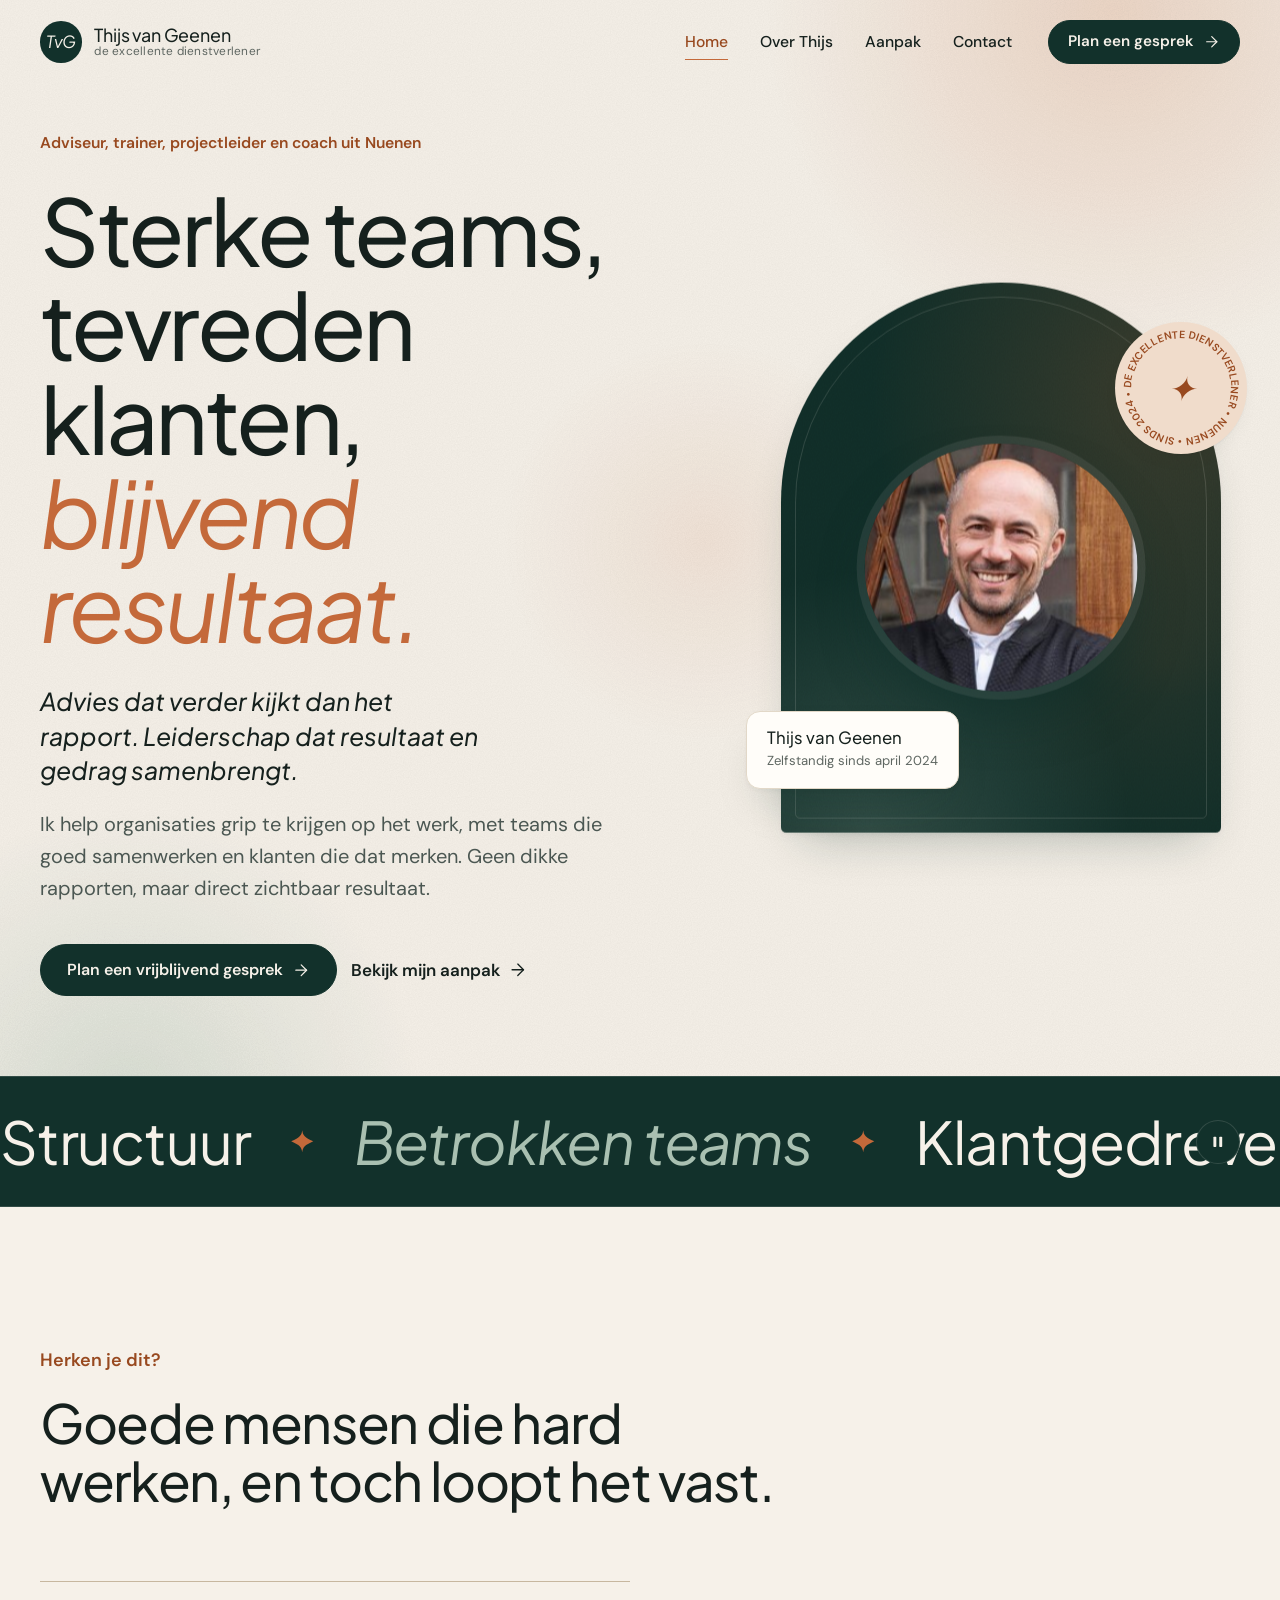
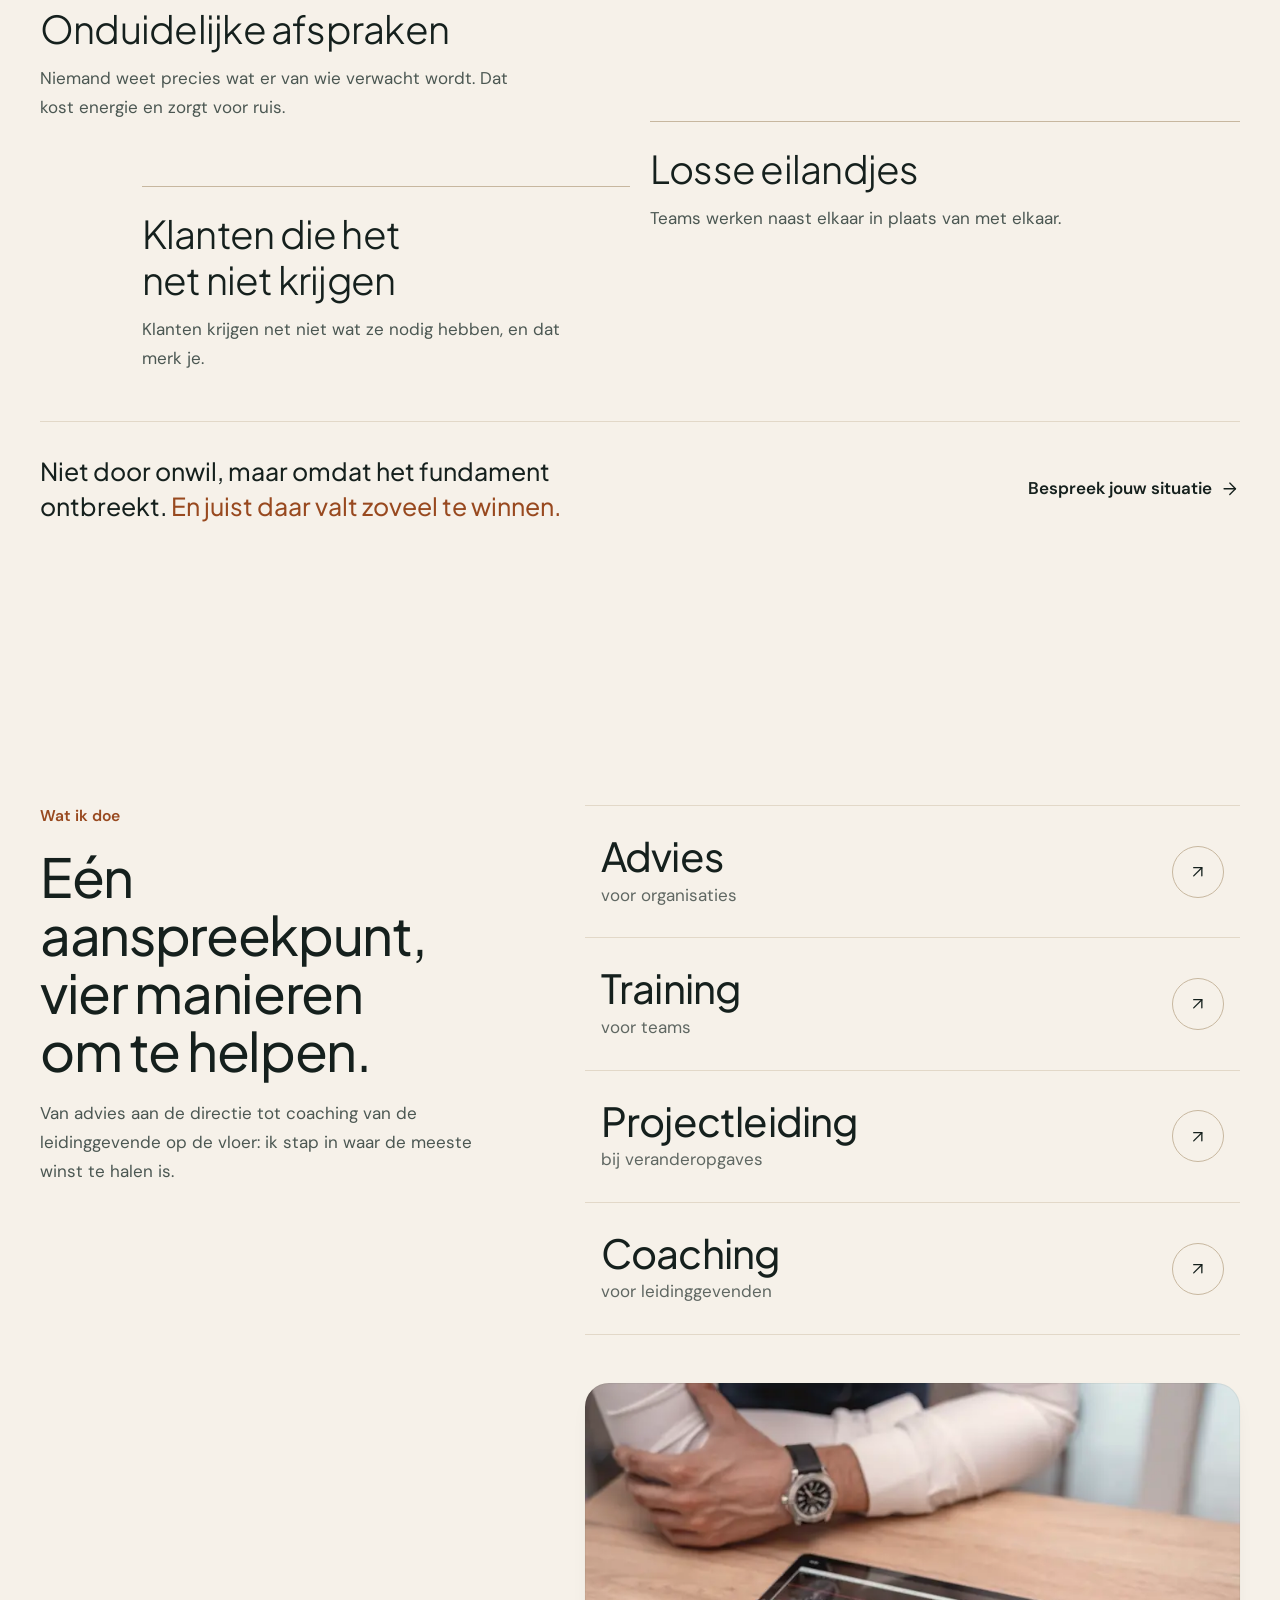
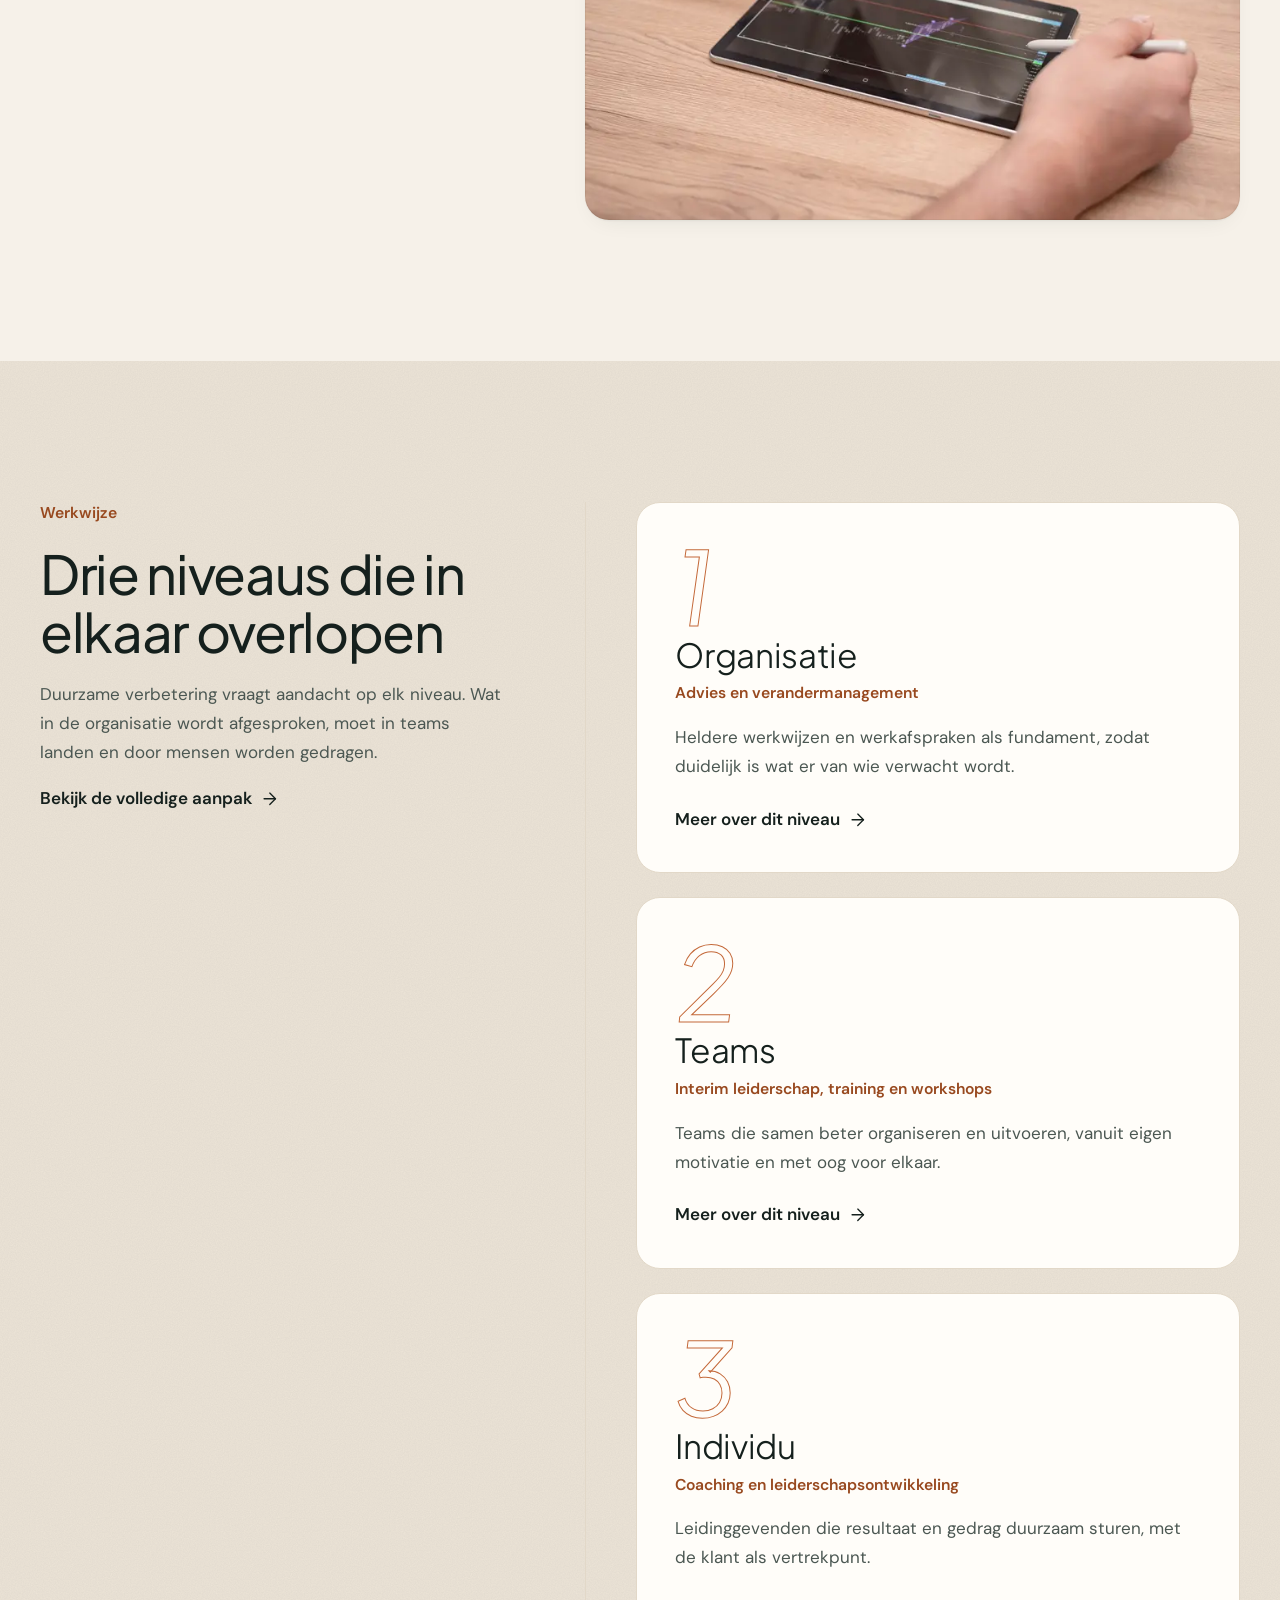
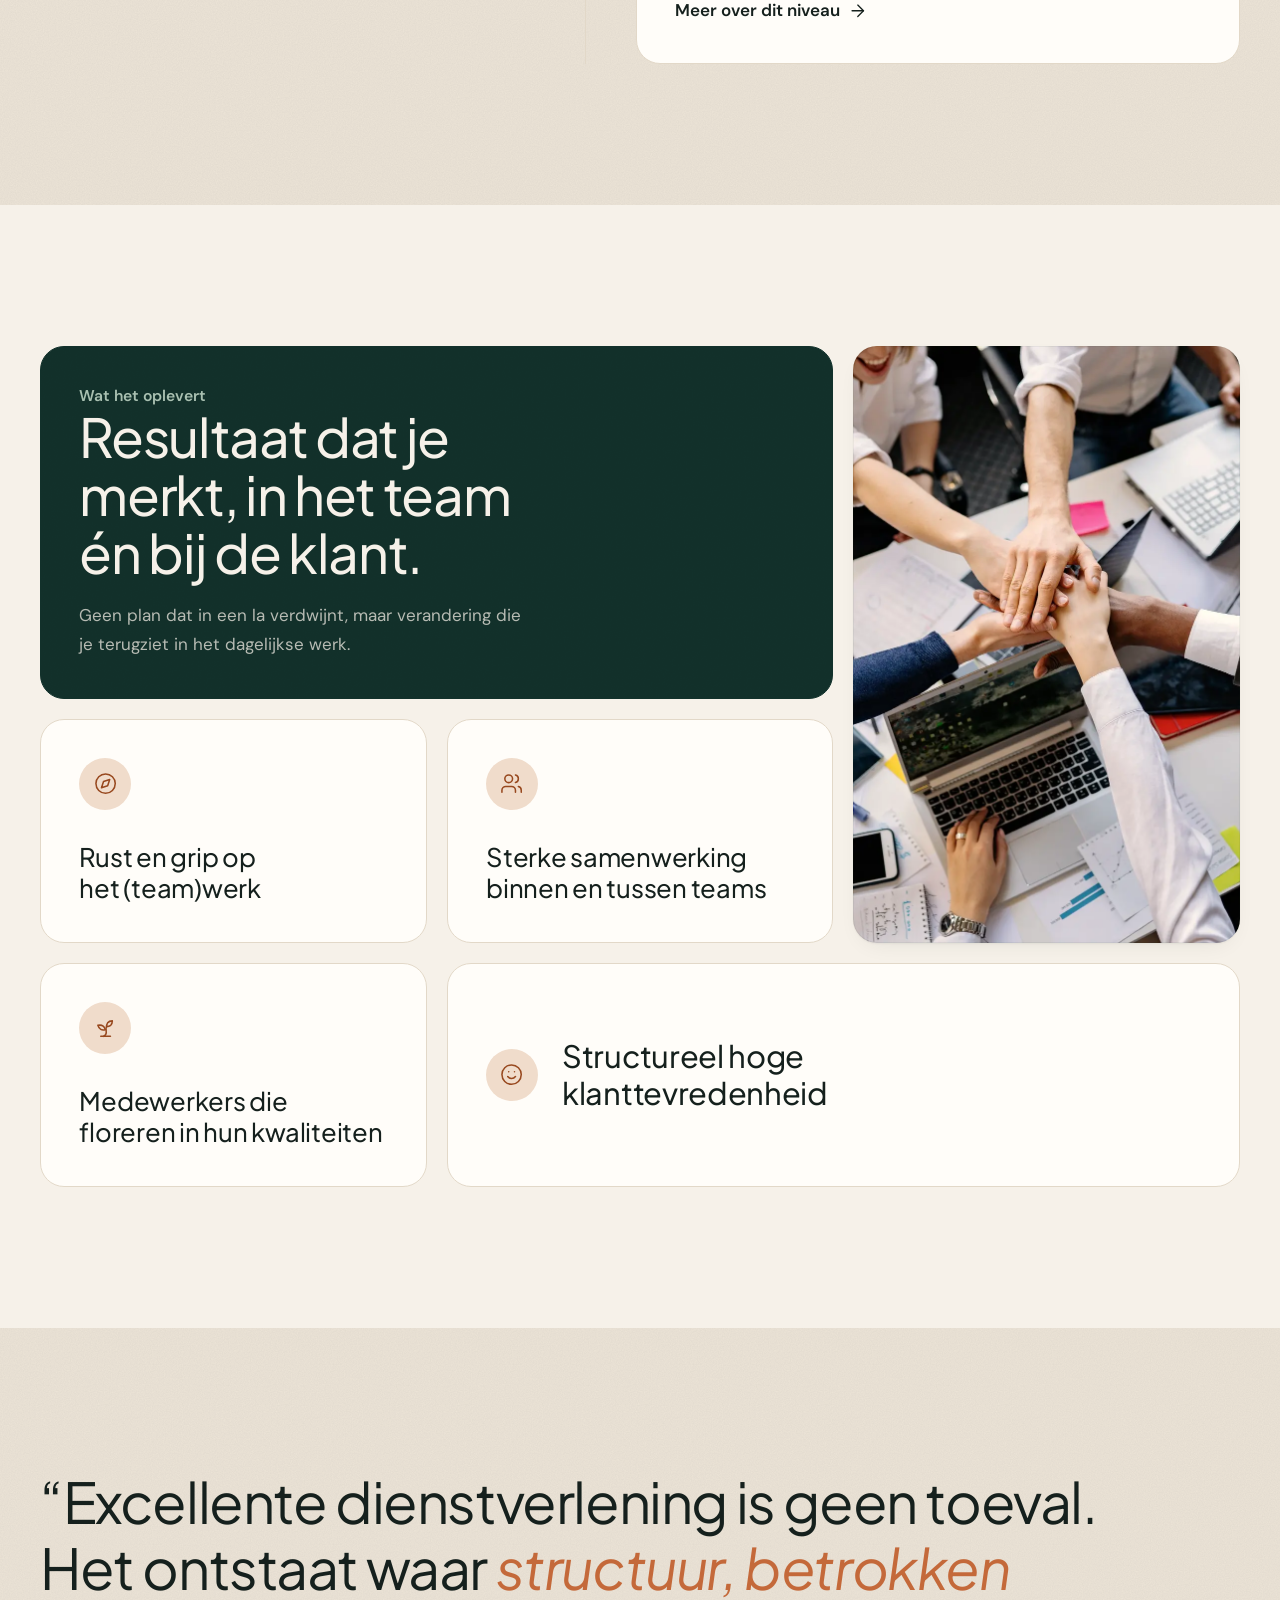
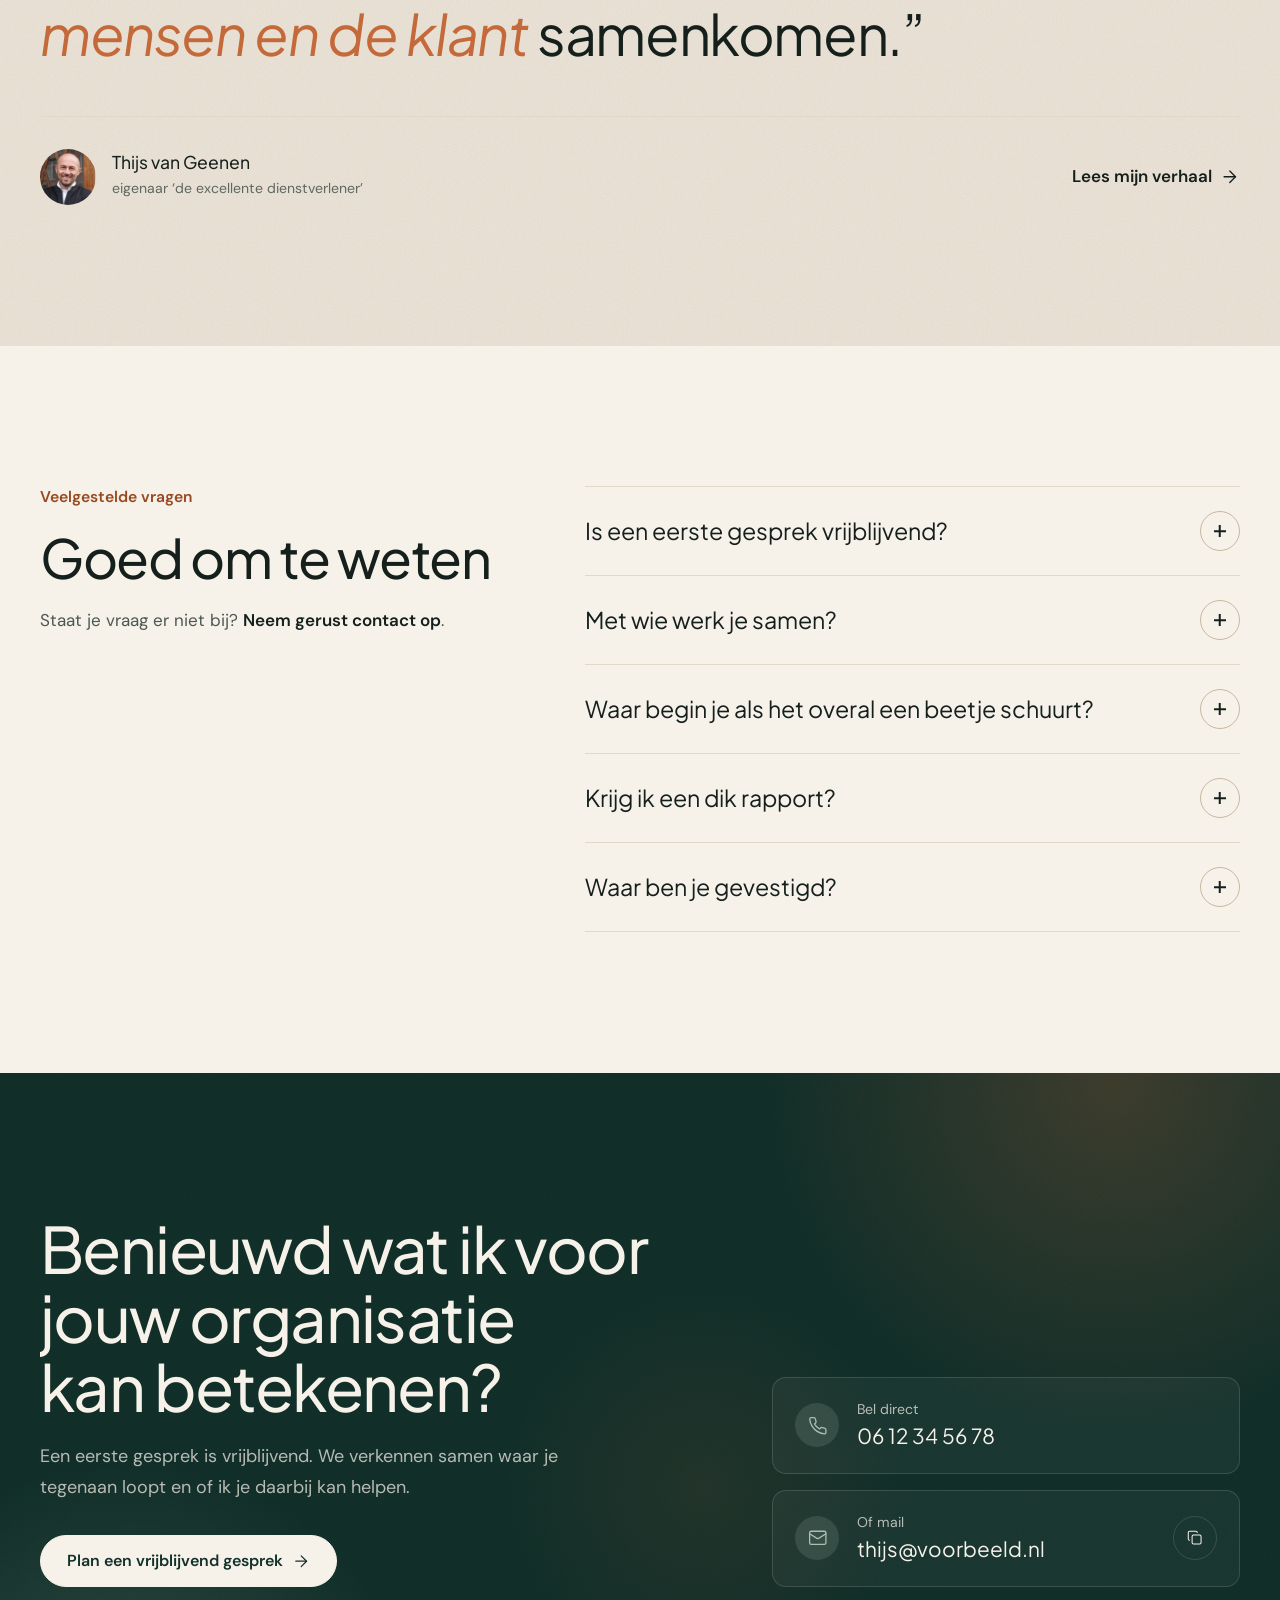
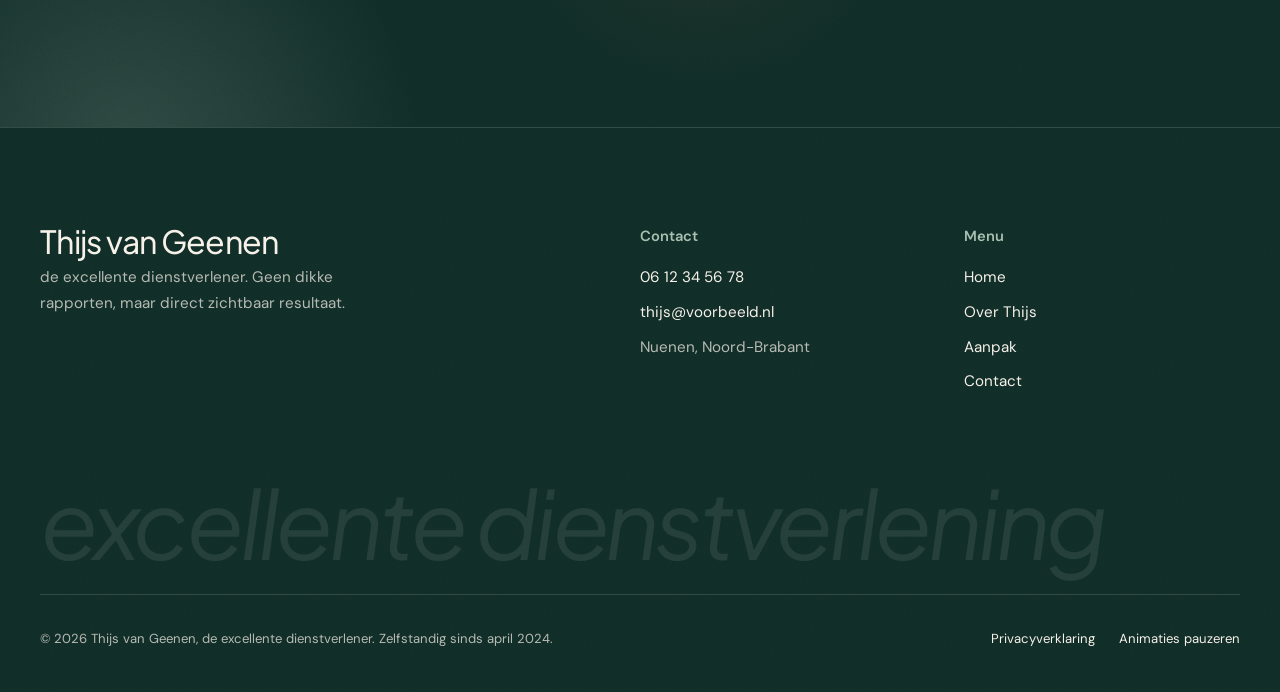
<file: index.html>
<!doctype html>
<html lang="nl">
<head>
  <meta charset="utf-8">
  <meta name="viewport" content="width=device-width, initial-scale=1">
  <title>Adviseur, trainer &amp; coach in Nuenen | Thijs van Geenen</title>
  <meta name="description" content="Advies, teamtraining, projectleiding en coaching voor sterke teams en tevreden klanten. Geen dikke rapporten, maar direct resultaat. Plan een gesprek.">
  <meta name="theme-color" content="#F6F1E9">
  <meta property="og:title" content="Adviseur, trainer &amp; coach in Nuenen | Thijs van Geenen">
  <meta property="og:description" content="Advies, teamtraining, projectleiding en coaching voor sterke teams en tevreden klanten. Geen dikke rapporten, maar direct resultaat. Plan een gesprek.">
  <meta property="og:type" content="website">
  <link rel="canonical" href="https://ddoverkoop-blip.github.io/dienstverlener1/">
  <meta property="og:url" content="https://ddoverkoop-blip.github.io/dienstverlener1/">
  <meta property="og:image" content="https://ddoverkoop-blip.github.io/dienstverlener1/assets/img/portret.png">
  <meta property="og:image:alt" content="Portretfoto van Thijs van Geenen">
  <meta property="og:locale" content="nl_NL">
  <meta property="og:site_name" content="Thijs van Geenen, de excellente dienstverlener">
  <meta name="twitter:card" content="summary">
  <link rel="icon" href="assets/img/favicon.svg" type="image/svg+xml">
  <link rel="preconnect" href="https://fonts.googleapis.com">
  <link rel="preconnect" href="https://fonts.gstatic.com" crossorigin>
  <link rel="stylesheet" href="https://fonts.googleapis.com/css2?family=Plus+Jakarta+Sans:ital,wght@0,300..700;1,300..700&amp;family=DM+Sans:ital,opsz,wght@0,9..40,400..700;1,9..40,400..700&amp;display=swap">
  <link rel="stylesheet" href="assets/css/style.css">
  <script type="application/ld+json">
{
  "@context": "https://schema.org",
  "@graph": [
    {
      "@type": "ProfessionalService",
      "@id": "https://ddoverkoop-blip.github.io/dienstverlener1/#bedrijf",
      "name": "de excellente dienstverlener",
      "alternateName": "Thijs van Geenen, de excellente dienstverlener",
      "url": "https://ddoverkoop-blip.github.io/dienstverlener1/",
      "image": "https://ddoverkoop-blip.github.io/dienstverlener1/assets/img/portret.png",
      "description": "Advies, training, projectleiding en coaching voor sterke teams en tevreden klanten.",
      "slogan": "Geen dikke rapporten, maar direct zichtbaar resultaat.",
      "foundingDate": "2024-04",
      "address": {
        "@type": "PostalAddress",
        "addressLocality": "Nuenen",
        "addressRegion": "Noord-Brabant",
        "addressCountry": "NL"
      },
      "areaServed": {
        "@type": "Country",
        "name": "Nederland"
      },
      "founder": {
        "@id": "https://ddoverkoop-blip.github.io/dienstverlener1/over-thijs/#thijs"
      },
      "hasOfferCatalog": {
        "@type": "OfferCatalog",
        "name": "Diensten",
        "itemListElement": [
          {
            "@type": "Offer",
            "itemOffered": {
              "@type": "Service",
              "name": "Advies",
              "description": "Advies aan organisaties over het verbeteren van team- en klantprestaties."
            }
          },
          {
            "@type": "Offer",
            "itemOffered": {
              "@type": "Service",
              "name": "Training",
              "description": "Training voor teams in hun ontwikkeling naar beter organiseren en uitvoeren."
            }
          },
          {
            "@type": "Offer",
            "itemOffered": {
              "@type": "Service",
              "name": "Projectleiding",
              "description": "Begeleiding van veranderopgaves waarin processen, systemen en gedrag samenkomen."
            }
          },
          {
            "@type": "Offer",
            "itemOffered": {
              "@type": "Service",
              "name": "Coaching",
              "description": "Coaching van leidinggevenden om resultaat en gedrag duurzaam te sturen."
            }
          }
        ]
      }
    },
    {
      "@type": "Person",
      "@id": "https://ddoverkoop-blip.github.io/dienstverlener1/over-thijs/#thijs",
      "name": "Thijs van Geenen",
      "jobTitle": "Adviseur, trainer, projectleider en coach",
      "image": "https://ddoverkoop-blip.github.io/dienstverlener1/assets/img/portret.png",
      "url": "https://ddoverkoop-blip.github.io/dienstverlener1/over-thijs/",
      "worksFor": {
        "@id": "https://ddoverkoop-blip.github.io/dienstverlener1/#bedrijf"
      },
      "address": {
        "@type": "PostalAddress",
        "addressLocality": "Nuenen",
        "addressRegion": "Noord-Brabant",
        "addressCountry": "NL"
      }
    },
    {
      "@type": "FAQPage",
      "mainEntity": [
        {
          "@type": "Question",
          "name": "Is een eerste gesprek vrijblijvend?",
          "acceptedAnswer": {
            "@type": "Answer",
            "text": "Ja. In een eerste, vrijblijvend gesprek verkennen we samen waar je tegenaan loopt en of ik je daarbij kan helpen."
          }
        },
        {
          "@type": "Question",
          "name": "Met wie werk je samen?",
          "acceptedAnswer": {
            "@type": "Answer",
            "text": "Met organisaties, teams en leidinggevenden. Ik adviseer organisaties, train teams, leid veranderopgaves en coach leidinggevenden."
          }
        },
        {
          "@type": "Question",
          "name": "Waar begin je als het overal een beetje schuurt?",
          "acceptedAnswer": {
            "@type": "Answer",
            "text": "We kijken samen waar jouw organisatie staat en op welk niveau de meeste winst te halen is: organisatie, team of individu. De drie niveaus bouwen op elkaar voort. Bekijk de aanpak"
          }
        },
        {
          "@type": "Question",
          "name": "Krijg ik een dik rapport?",
          "acceptedAnswer": {
            "@type": "Answer",
            "text": "Nee. Ik sta naast je mensen, dicht op het werk, en stuur op resultaat dat je direct terugziet in het dagelijkse werk."
          }
        },
        {
          "@type": "Question",
          "name": "Waar ben je gevestigd?",
          "acceptedAnswer": {
            "@type": "Answer",
            "text": "In Nuenen, Noord-Brabant. Sinds april 2024 werk ik als zelfstandige onder de naam ‘de excellente dienstverlener’."
          }
        }
      ]
    }
  ]
}
  </script>
  <script>document.documentElement.classList.add('js')</script>
</head>
<body>
  <a class="skip-link" href="#inhoud">Naar de inhoud</a>
  <div class="progress" aria-hidden="true"></div>

  <header class="site-header">
    <div class="container nav">
      <a class="logo" href="" aria-label="Thijs van Geenen, naar de homepage">
        <span class="logo-mark" aria-hidden="true">TvG</span>
        <span class="logo-text"><strong>Thijs van Geenen</strong><small>de excellente dienstverlener</small></span>
      </a>
      <button class="nav-toggle" aria-expanded="false" aria-controls="menu" aria-label="Menu openen">
        <span></span><span></span>
      </button>
      <nav id="menu" class="menu" aria-label="Hoofdmenu">
        <div class="menu-links">
          <a href="" aria-current="page">Home</a>
          <a href="over-thijs/">Over Thijs</a>
          <a href="aanpak/">Aanpak</a>
          <a href="contact/">Contact</a>
        </div>
        <a class="btn btn-small" href="contact/" data-magnet>Plan een gesprek <svg class="icon" viewBox="0 0 24 24" aria-hidden="true"><path d="M5 12h14"/><path d="m12 5 7 7-7 7"/></svg></a>
        <div class="menu-contact">
          <a href="tel:+31612345678">06 12 34 56 78</a>
          <a href="mailto:thijs@voorbeeld.nl">thijs@voorbeeld.nl</a>
        </div>
      </nav>
    </div>
  </header>

  <main id="inhoud">
    <section class="hero grain" data-pause>
      <div class="aura" aria-hidden="true"><span></span><span></span><span></span></div>
      <div class="container hero-grid">
        <div>
          <p class="eyebrow" data-reveal>Adviseur, trainer, projectleider en coach uit Nuenen</p>
          <h1 data-split="hero">Sterke teams, tevreden klanten, <em>blijvend resultaat.</em></h1>
          <p class="hero-sub" data-reveal style="--d: 500ms">Advies dat verder kijkt dan het rapport. Leiderschap dat resultaat en gedrag samenbrengt.</p>
          <p class="lead" data-reveal style="--d: 650ms">Ik help organisaties grip te krijgen op het werk, met teams die goed samenwerken en klanten die dat merken. Geen dikke rapporten, maar direct zichtbaar resultaat.</p>
          <div class="actions" data-reveal style="--d: 800ms">
            <a class="btn" href="contact/" data-magnet>Plan een vrijblijvend gesprek <svg class="icon" viewBox="0 0 24 24" aria-hidden="true"><path d="M5 12h14"/><path d="m12 5 7 7-7 7"/></svg></a>
            <a class="link" href="aanpak/">Bekijk mijn aanpak <svg class="icon" viewBox="0 0 24 24" aria-hidden="true"><path d="M5 12h14"/><path d="m12 5 7 7-7 7"/></svg></a>
          </div>
        </div>
        <div class="portrait-stage" data-reveal style="--d: 300ms">
          <div class="portrait-arch grain on-ink" data-parallax="0.06">
            <div class="aura" aria-hidden="true"><span></span><span></span><span></span></div>
            <img class="portrait" fetchpriority="high" src="assets/img/portret.png" alt="Portretfoto van Thijs van Geenen" width="248" height="248">
          </div>
          <div class="badge" aria-hidden="true">
            <svg class="badge-ring" viewBox="0 0 132 132"><defs><path id="badge-circle" d="M66,66 m-50,0 a50,50 0 1,1 100,0 a50,50 0 1,1 -100,0"/></defs><text><textPath href="#badge-circle" textLength="312" lengthAdjust="spacing">De excellente dienstverlener • Nuenen • sinds 2024 •</textPath></text></svg>
            <span class="badge-core">✦</span>
          </div>
          <div class="portrait-caption"><strong>Thijs van Geenen</strong><span>Zelfstandig sinds april 2024</span></div>
        </div>
      </div>
    </section>

    <div class="marquee-wrap">
    <div class="marquee" data-pause aria-hidden="true">
      <div class="marquee-track">
        <div class="marquee-group"><span class="marquee-item">Structuur <svg class="icon" viewBox="0 0 24 24" aria-hidden="true"><path d="M12 2c.6 4.8 2.2 6.4 10 10-7.8 3.6-9.4 5.2-10 10-.6-4.8-2.2-6.4-10-10 7.8-3.6 9.4-5.2 10-10Z" fill="currentColor" stroke="none"/></svg></span><span class="marquee-item">Betrokken teams <svg class="icon" viewBox="0 0 24 24" aria-hidden="true"><path d="M12 2c.6 4.8 2.2 6.4 10 10-7.8 3.6-9.4 5.2-10 10-.6-4.8-2.2-6.4-10-10 7.8-3.6 9.4-5.2 10-10Z" fill="currentColor" stroke="none"/></svg></span><span class="marquee-item">Klantgedreven werken <svg class="icon" viewBox="0 0 24 24" aria-hidden="true"><path d="M12 2c.6 4.8 2.2 6.4 10 10-7.8 3.6-9.4 5.2-10 10-.6-4.8-2.2-6.4-10-10 7.8-3.6 9.4-5.2 10-10Z" fill="currentColor" stroke="none"/></svg></span><span class="marquee-item">Rust en grip <svg class="icon" viewBox="0 0 24 24" aria-hidden="true"><path d="M12 2c.6 4.8 2.2 6.4 10 10-7.8 3.6-9.4 5.2-10 10-.6-4.8-2.2-6.4-10-10 7.8-3.6 9.4-5.2 10-10Z" fill="currentColor" stroke="none"/></svg></span><span class="marquee-item">Blijvend resultaat <svg class="icon" viewBox="0 0 24 24" aria-hidden="true"><path d="M12 2c.6 4.8 2.2 6.4 10 10-7.8 3.6-9.4 5.2-10 10-.6-4.8-2.2-6.4-10-10 7.8-3.6 9.4-5.2 10-10Z" fill="currentColor" stroke="none"/></svg></span></div>
        <div class="marquee-group"><span class="marquee-item">Structuur <svg class="icon" viewBox="0 0 24 24" aria-hidden="true"><path d="M12 2c.6 4.8 2.2 6.4 10 10-7.8 3.6-9.4 5.2-10 10-.6-4.8-2.2-6.4-10-10 7.8-3.6 9.4-5.2 10-10Z" fill="currentColor" stroke="none"/></svg></span><span class="marquee-item">Betrokken teams <svg class="icon" viewBox="0 0 24 24" aria-hidden="true"><path d="M12 2c.6 4.8 2.2 6.4 10 10-7.8 3.6-9.4 5.2-10 10-.6-4.8-2.2-6.4-10-10 7.8-3.6 9.4-5.2 10-10Z" fill="currentColor" stroke="none"/></svg></span><span class="marquee-item">Klantgedreven werken <svg class="icon" viewBox="0 0 24 24" aria-hidden="true"><path d="M12 2c.6 4.8 2.2 6.4 10 10-7.8 3.6-9.4 5.2-10 10-.6-4.8-2.2-6.4-10-10 7.8-3.6 9.4-5.2 10-10Z" fill="currentColor" stroke="none"/></svg></span><span class="marquee-item">Rust en grip <svg class="icon" viewBox="0 0 24 24" aria-hidden="true"><path d="M12 2c.6 4.8 2.2 6.4 10 10-7.8 3.6-9.4 5.2-10 10-.6-4.8-2.2-6.4-10-10 7.8-3.6 9.4-5.2 10-10Z" fill="currentColor" stroke="none"/></svg></span><span class="marquee-item">Blijvend resultaat <svg class="icon" viewBox="0 0 24 24" aria-hidden="true"><path d="M12 2c.6 4.8 2.2 6.4 10 10-7.8 3.6-9.4 5.2-10 10-.6-4.8-2.2-6.4-10-10 7.8-3.6 9.4-5.2 10-10Z" fill="currentColor" stroke="none"/></svg></span></div>
      </div>
    </div>
      <button class="motion-toggle" type="button" aria-pressed="false" aria-label="Bewegende animaties pauzeren"><svg class="icon icon-pause" viewBox="0 0 24 24" aria-hidden="true"><rect x="6" y="5" width="4" height="14" rx="1" fill="currentColor" stroke="none"/><rect x="14" y="5" width="4" height="14" rx="1" fill="currentColor" stroke="none"/></svg><svg class="icon icon-play" viewBox="0 0 24 24" aria-hidden="true"><path d="M7 5v14l11-7z" fill="currentColor" stroke="none"/></svg></button>
    </div>

    <section class="section pains-section" id="herken-je-dit">
      <div class="container">
        <div class="section-head">
          <p class="eyebrow" data-reveal>Herken je dit?</p>
          <h2 data-split>Goede mensen die hard werken, en toch loopt het vast.</h2>
        </div>
        <ul class="pains" data-stagger>
          <li class="pain"><h3>Onduidelijke afspraken</h3><p>Niemand weet precies wat er van wie verwacht wordt. Dat kost energie en zorgt voor ruis.</p></li>
          <li class="pain"><h3>Losse eilandjes</h3><p>Teams werken naast elkaar in plaats van met elkaar.</p></li>
          <li class="pain"><h3>Klanten die het net niet krijgen</h3><p>Klanten krijgen net niet wat ze nodig hebben, en dat merk je.</p></li>
        </ul>
        <div class="pains-close" data-reveal>
          <p>Niet door onwil, maar omdat het fundament ontbreekt. <strong>En juist daar valt zoveel te winnen.</strong></p>
          <a class="link" href="contact/">Bespreek jouw situatie <svg class="icon" viewBox="0 0 24 24" aria-hidden="true"><path d="M5 12h14"/><path d="m12 5 7 7-7 7"/></svg></a>
        </div>
      </div>
    </section>

    <section class="section" id="diensten">
      <div class="container split">
        <div class="sticky">
          <p class="eyebrow" data-reveal>Wat ik doe</p>
          <h2 data-split>Eén aanspreekpunt, vier manieren om te helpen.</h2>
          <p data-reveal>Van advies aan de directie tot coaching van de leidinggevende op de vloer: ik stap in waar de meeste winst te halen is.</p>
        </div>
        <div class="services-col">
        <ul class="services" data-stagger>
          <li><a class="service-row" href="aanpak/#niveau-1"><span class="service-title"><strong>Advies</strong><span>voor organisaties</span></span><span class="service-arrow"><svg class="icon" viewBox="0 0 24 24" aria-hidden="true"><path d="M7 7h10v10"/><path d="M7 17 17 7"/></svg></span></a></li>
          <li><a class="service-row" href="aanpak/#niveau-2"><span class="service-title"><strong>Training</strong><span>voor teams</span></span><span class="service-arrow"><svg class="icon" viewBox="0 0 24 24" aria-hidden="true"><path d="M7 7h10v10"/><path d="M7 17 17 7"/></svg></span></a></li>
          <li><a class="service-row" href="aanpak/#niveau-2"><span class="service-title"><strong>Projectleiding</strong><span>bij veranderopgaves</span></span><span class="service-arrow"><svg class="icon" viewBox="0 0 24 24" aria-hidden="true"><path d="M7 7h10v10"/><path d="M7 17 17 7"/></svg></span></a></li>
          <li><a class="service-row" href="aanpak/#niveau-3"><span class="service-title"><strong>Coaching</strong><span>voor leidinggevenden</span></span><span class="service-arrow"><svg class="icon" viewBox="0 0 24 24" aria-hidden="true"><path d="M7 7h10v10"/><path d="M7 17 17 7"/></svg></span></a></li>
        </ul>
        <figure class="photo photo-services" data-reveal>
          <img src="assets/img/foto/overleg-tablet-800.webp" srcset="assets/img/foto/overleg-tablet-800.webp 800w, assets/img/foto/overleg-tablet-1400.webp 1400w" sizes="(max-width: 1024px) 92vw, 680px" width="1400" height="934" loading="lazy" decoding="async" alt="Adviesgesprek aan een houten tafel: met een pen worden cijfers op een tablet toegelicht">
        </figure>
        </div>
      </div>
    </section>

    <section class="section section-alt grain" id="werkwijze">
      <div class="container split">
        <div class="sticky">
          <p class="eyebrow" data-reveal>Werkwijze</p>
          <h2 data-split>Drie niveaus die in elkaar overlopen</h2>
          <p data-reveal>Duurzame verbetering vraagt aandacht op elk niveau. Wat in de organisatie wordt afgesproken, moet in teams landen en door mensen worden gedragen.</p>
          <p data-reveal><a class="link" href="aanpak/">Bekijk de volledige aanpak <svg class="icon" viewBox="0 0 24 24" aria-hidden="true"><path d="M5 12h14"/><path d="m12 5 7 7-7 7"/></svg></a></p>
        </div>
        <ol class="levels" data-track>
          <li data-reveal>
            <a class="card level-card" href="aanpak/#niveau-1">
              <span class="level-num" aria-hidden="true">1</span>
              <h3>Organisatie</h3>
              <p class="level-sub">Advies en verandermanagement</p>
              <p>Heldere werkwijzen en werkafspraken als fundament, zodat duidelijk is wat er van wie verwacht wordt.</p>
              <span class="link">Meer over dit niveau <svg class="icon" viewBox="0 0 24 24" aria-hidden="true"><path d="M5 12h14"/><path d="m12 5 7 7-7 7"/></svg></span>
            </a>
          </li>
          <li data-reveal>
            <a class="card level-card" href="aanpak/#niveau-2">
              <span class="level-num" aria-hidden="true">2</span>
              <h3>Teams</h3>
              <p class="level-sub">Interim leiderschap, training en workshops</p>
              <p>Teams die samen beter organiseren en uitvoeren, vanuit eigen motivatie en met oog voor elkaar.</p>
              <span class="link">Meer over dit niveau <svg class="icon" viewBox="0 0 24 24" aria-hidden="true"><path d="M5 12h14"/><path d="m12 5 7 7-7 7"/></svg></span>
            </a>
          </li>
          <li data-reveal>
            <a class="card level-card" href="aanpak/#niveau-3">
              <span class="level-num" aria-hidden="true">3</span>
              <h3>Individu</h3>
              <p class="level-sub">Coaching en leiderschapsontwikkeling</p>
              <p>Leidinggevenden die resultaat en gedrag duurzaam sturen, met de klant als vertrekpunt.</p>
              <span class="link">Meer over dit niveau <svg class="icon" viewBox="0 0 24 24" aria-hidden="true"><path d="M5 12h14"/><path d="m12 5 7 7-7 7"/></svg></span>
            </a>
          </li>
        </ol>
      </div>
    </section>

    <section class="section">
      <div class="container bento" data-stagger>
        <div class="card bento-intro grain">
          <div>
            <p class="eyebrow">Wat het oplevert</p>
            <h2>Resultaat dat je merkt, in het team én bij de klant.</h2>
          </div>
          <p>Geen plan dat in een la verdwijnt, maar verandering die je terugziet in het dagelijkse werk.</p>
        </div>
        <figure class="photo bento-photo">
          <img src="assets/img/foto/teamresultaat-800.webp" srcset="assets/img/foto/teamresultaat-800.webp 800w, assets/img/foto/teamresultaat-1334.webp 1334w" sizes="(max-width: 760px) 92vw, (max-width: 1024px) 46vw, 400px" width="1334" height="2000" loading="lazy" decoding="async" alt="Een team legt boven een werktafel met laptops de handen op elkaar">
        </figure>
        <div class="card outcome bento-a"><span class="outcome-icon"><svg class="icon" viewBox="0 0 24 24" aria-hidden="true"><circle cx="12" cy="12" r="10"/><path d="m16.24 7.76-2.12 6.36-6.36 2.12 2.12-6.36 6.36-2.12z"/></svg></span><h3>Rust en grip op het (team)werk</h3></div>
        <div class="card outcome bento-b"><span class="outcome-icon"><svg class="icon" viewBox="0 0 24 24" aria-hidden="true"><path d="M16 21v-2a4 4 0 0 0-4-4H6a4 4 0 0 0-4 4v2"/><circle cx="9" cy="7" r="4"/><path d="M22 21v-2a4 4 0 0 0-3-3.87"/><path d="M16 3.13a4 4 0 0 1 0 7.75"/></svg></span><h3>Sterke samenwerking binnen en tussen teams</h3></div>
        <div class="card outcome bento-c"><span class="outcome-icon"><svg class="icon" viewBox="0 0 24 24" aria-hidden="true"><path d="M7 20h10"/><path d="M10 20c5.5-2.5.8-6.4 3-10"/><path d="M9.5 9.4c1.1.8 1.8 2.2 2.3 3.7-2 .4-3.5.4-4.8-.3-1.2-.6-2.3-1.9-3-4.2 2.8-.5 4.4 0 5.5.8z"/><path d="M14.1 6a7 7 0 0 0-1.1 4c1.9-.1 3.3-.6 4.3-1.4 1-1 1.6-2.3 1.7-4.6-2.7.1-4 1-4.9 2z"/></svg></span><h3>Medewerkers die floreren in hun kwaliteiten</h3></div>
        <div class="card outcome bento-d"><span class="outcome-icon"><svg class="icon" viewBox="0 0 24 24" aria-hidden="true"><circle cx="12" cy="12" r="10"/><path d="M8 14s1.5 2 4 2 4-2 4-2"/><path d="M9 9h.01"/><path d="M15 9h.01"/></svg></span><h3>Structureel hoge klanttevredenheid</h3></div>
      </div>
    </section>

    <section class="section section-alt manifesto grain">
      <div class="container">
        <blockquote>
          <p class="manifesto-text" data-scroll-reveal>“Excellente dienstverlening is geen toeval. Het ontstaat waar <em>structuur, betrokken mensen en de klant</em> samenkomen.”</p>
          <footer class="signature" data-reveal>
            <div class="signature-person">
              <img src="assets/img/portret.png" alt="" width="56" height="56" loading="lazy">
              <div><strong>Thijs van Geenen</strong><span>eigenaar ‘de excellente dienstverlener’</span></div>
            </div>
            <a class="link" href="over-thijs/">Lees mijn verhaal <svg class="icon" viewBox="0 0 24 24" aria-hidden="true"><path d="M5 12h14"/><path d="m12 5 7 7-7 7"/></svg></a>
          </footer>
        </blockquote>
      </div>
    </section>

    <section class="section" id="veelgestelde-vragen">
      <div class="container split">
        <div class="sticky">
          <p class="eyebrow" data-reveal>Veelgestelde vragen</p>
          <h2 data-split>Goed om te weten</h2>
          <p data-reveal>Staat je vraag er niet bij? <a class="link" href="contact/">Neem gerust contact op</a>.</p>
        </div>
        <div class="faq" data-stagger>
          <details class="faq-item">
            <summary>Is een eerste gesprek vrijblijvend?<span class="faq-icon" aria-hidden="true"></span></summary>
            <p>Ja. In een eerste, vrijblijvend gesprek verkennen we samen waar je tegenaan loopt en of ik je daarbij kan helpen.</p>
          </details>
          <details class="faq-item">
            <summary>Met wie werk je samen?<span class="faq-icon" aria-hidden="true"></span></summary>
            <p>Met organisaties, teams en leidinggevenden. Ik adviseer organisaties, train teams, leid veranderopgaves en coach leidinggevenden.</p>
          </details>
          <details class="faq-item">
            <summary>Waar begin je als het overal een beetje schuurt?<span class="faq-icon" aria-hidden="true"></span></summary>
            <p>We kijken samen waar jouw organisatie staat en op welk niveau de meeste winst te halen is: organisatie, team of individu. De drie niveaus bouwen op elkaar voort. <a class="link" href="aanpak/">Bekijk de aanpak</a></p>
          </details>
          <details class="faq-item">
            <summary>Krijg ik een dik rapport?<span class="faq-icon" aria-hidden="true"></span></summary>
            <p>Nee. Ik sta naast je mensen, dicht op het werk, en stuur op resultaat dat je direct terugziet in het dagelijkse werk.</p>
          </details>
          <details class="faq-item">
            <summary>Waar ben je gevestigd?<span class="faq-icon" aria-hidden="true"></span></summary>
            <p>In Nuenen, Noord-Brabant. Sinds april 2024 werk ik als zelfstandige onder de naam ‘de excellente dienstverlener’.</p>
          </details>
        </div>
      </div>
    </section>

    <section class="section cta on-ink grain" data-pause>
      <div class="aura" aria-hidden="true"><span></span><span></span><span></span></div>
      <div class="container cta-grid">
        <div>
          <h2 data-split>Benieuwd wat ik voor jouw organisatie kan betekenen?</h2>
          <p data-reveal>Een eerste gesprek is vrijblijvend. We verkennen samen waar je tegenaan loopt en of ik je daarbij kan helpen.</p>
          <div class="actions" data-reveal>
            <a class="btn btn-light" href="contact/" data-magnet>Plan een vrijblijvend gesprek <svg class="icon" viewBox="0 0 24 24" aria-hidden="true"><path d="M5 12h14"/><path d="m12 5 7 7-7 7"/></svg></a>
          </div>
        </div>
        <div class="contact-cards" data-stagger>
          <div class="contact-card">
            <span class="icon-wrap"><svg class="icon" viewBox="0 0 24 24" aria-hidden="true"><path d="M22 16.92v3a2 2 0 0 1-2.18 2 19.79 19.79 0 0 1-8.63-3.07 19.5 19.5 0 0 1-6-6 19.79 19.79 0 0 1-3.07-8.67A2 2 0 0 1 4.11 2h3a2 2 0 0 1 2 1.72 12.84 12.84 0 0 0 .7 2.81 2 2 0 0 1-.45 2.11L8.09 9.91a16 16 0 0 0 6 6l1.27-1.27a2 2 0 0 1 2.11-.45 12.84 12.84 0 0 0 2.81.7A2 2 0 0 1 22 16.92z"/></svg></span>
            <div class="grow"><small>Bel direct</small><a href="tel:+31612345678">06 12 34 56 78</a></div>
          </div>
          <div class="contact-card">
            <span class="icon-wrap"><svg class="icon" viewBox="0 0 24 24" aria-hidden="true"><rect width="20" height="16" x="2" y="4" rx="2"/><path d="m22 7-8.97 5.7a1.94 1.94 0 0 1-2.06 0L2 7"/></svg></span>
            <div class="grow"><small>Of mail</small><a href="mailto:thijs@voorbeeld.nl">thijs@voorbeeld.nl</a></div>
            <button class="copy-btn" type="button" data-copy="thijs@voorbeeld.nl" data-label="Gekopieerd" aria-label="E-mailadres kopiëren"><svg class="icon icon-copy" viewBox="0 0 24 24" aria-hidden="true"><rect width="14" height="14" x="8" y="8" rx="2"/><path d="M4 16c-1.1 0-2-.9-2-2V4c0-1.1.9-2 2-2h10c1.1 0 2 .9 2 2"/></svg><svg class="icon icon-check" viewBox="0 0 24 24" aria-hidden="true"><path d="M20 6 9 17l-5-5"/></svg></button>
          </div>
        </div>
      </div>
    </section>
  </main>


  <aside class="mobile-cta" aria-label="Snel contact">
    <a class="btn" href="contact/">Plan een vrijblijvend gesprek</a>
    <a class="btn btn-ghost mobile-cta-call" href="tel:+31612345678" aria-label="Bel Thijs direct"><svg class="icon" viewBox="0 0 24 24" aria-hidden="true"><path d="M22 16.92v3a2 2 0 0 1-2.18 2 19.79 19.79 0 0 1-8.63-3.07 19.5 19.5 0 0 1-6-6 19.79 19.79 0 0 1-3.07-8.67A2 2 0 0 1 4.11 2h3a2 2 0 0 1 2 1.72 12.84 12.84 0 0 0 .7 2.81 2 2 0 0 1-.45 2.11L8.09 9.91a16 16 0 0 0 6 6l1.27-1.27a2 2 0 0 1 2.11-.45 12.84 12.84 0 0 0 2.81.7A2 2 0 0 1 22 16.92z"/></svg></a>
  </aside>

  <footer class="site-footer grain on-ink">
    <div class="container">
      <div class="footer-grid">
        <div class="footer-brand">
          <p class="footer-name">Thijs van Geenen</p>
          <p>de excellente dienstverlener. Geen dikke rapporten, maar direct zichtbaar resultaat.</p>
        </div>
        <div>
          <p class="footer-title">Contact</p>
          <ul>
            <li><a href="tel:+31612345678">06 12 34 56 78</a></li>
            <li><a href="mailto:thijs@voorbeeld.nl">thijs@voorbeeld.nl</a></li>
            <li>Nuenen, Noord-Brabant</li>
          </ul>
        </div>
        <div>
          <p class="footer-title">Menu</p>
          <ul>
            <li><a href="">Home</a></li>
            <li><a href="over-thijs/">Over Thijs</a></li>
            <li><a href="aanpak/">Aanpak</a></li>
            <li><a href="contact/">Contact</a></li>
          </ul>
        </div>
      </div>
      <p class="footer-word" aria-hidden="true">excellente dienstverlening</p>
      <div class="footer-bottom">
        <p>&copy; <span id="year">2026</span> Thijs van Geenen, de excellente dienstverlener. Zelfstandig sinds april 2024.</p>
        <p class="footer-legal"><a href="privacy/">Privacyverklaring</a><button class="footer-motion motion-toggle-text" type="button" aria-pressed="false">Animaties pauzeren</button></p>
      </div>
    </div>
  </footer>

  <script src="assets/js/main.js" defer></script>
</body>
</html>
</file>
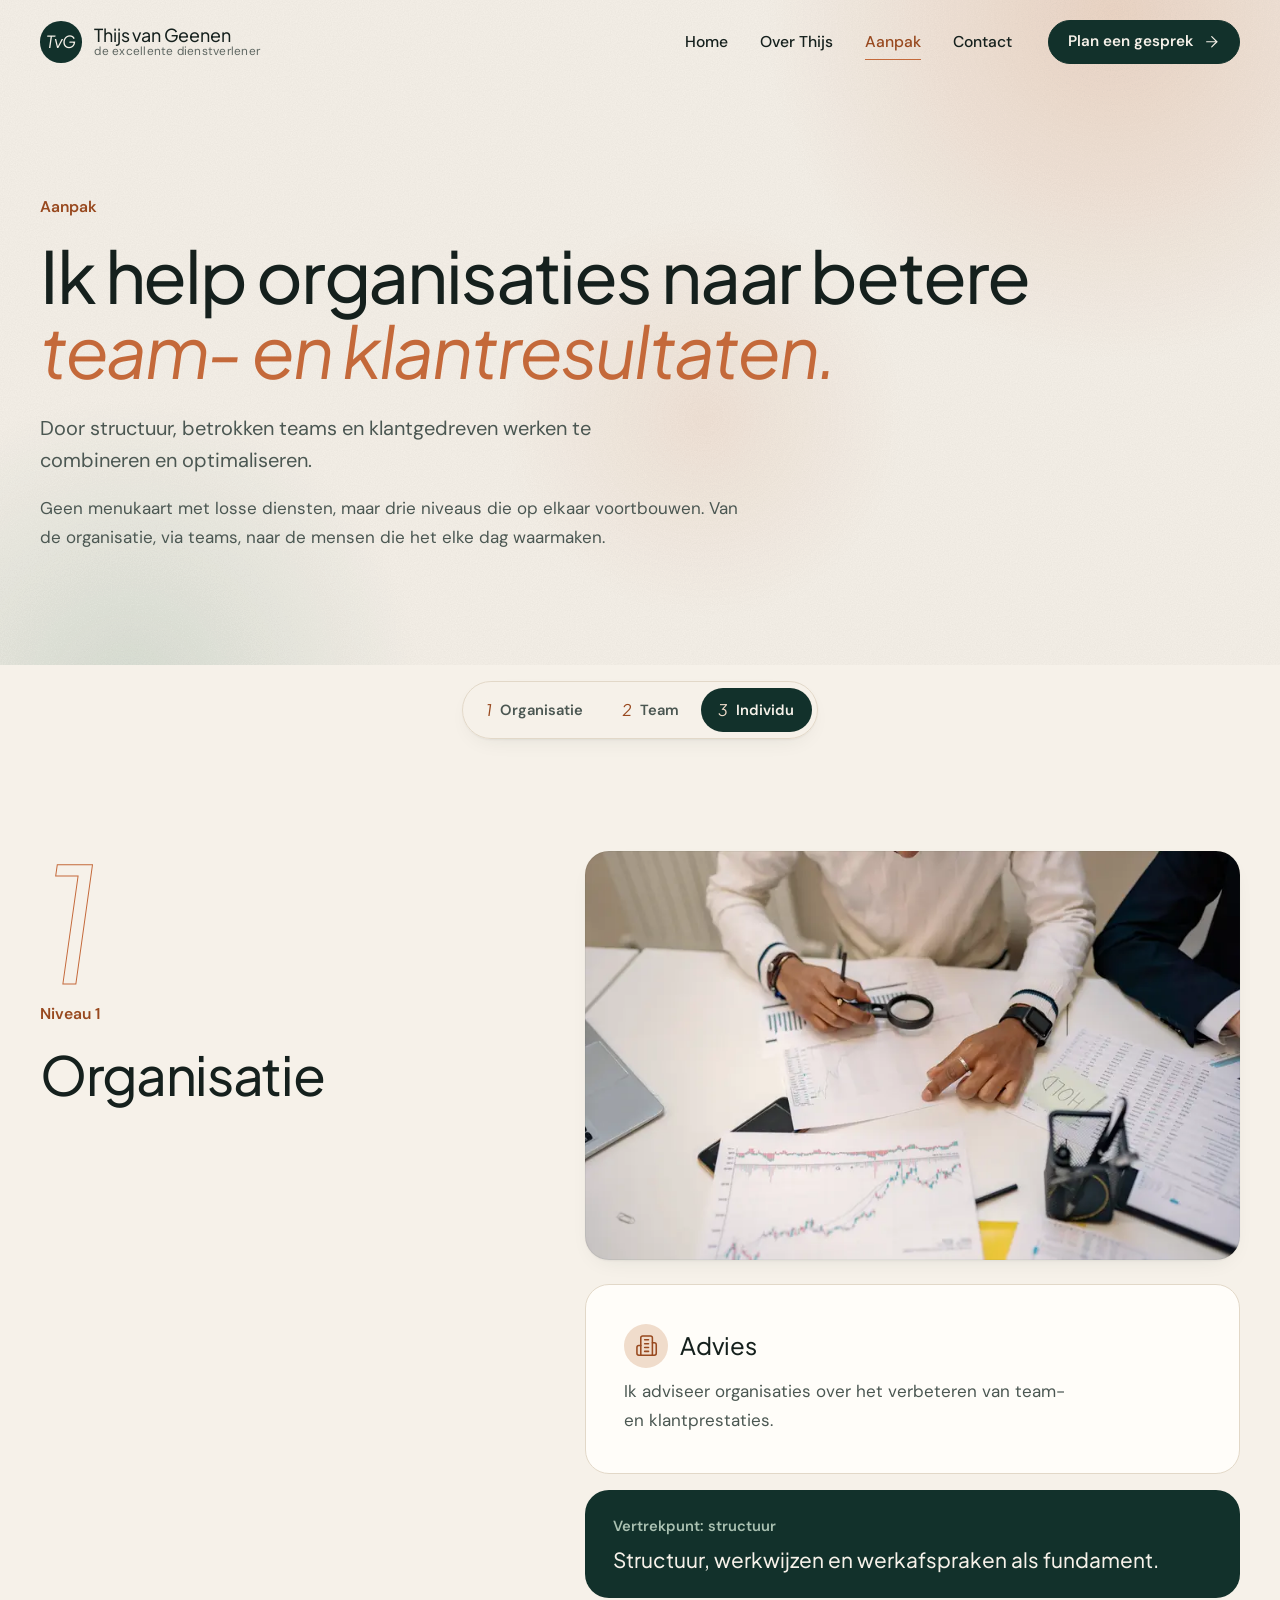
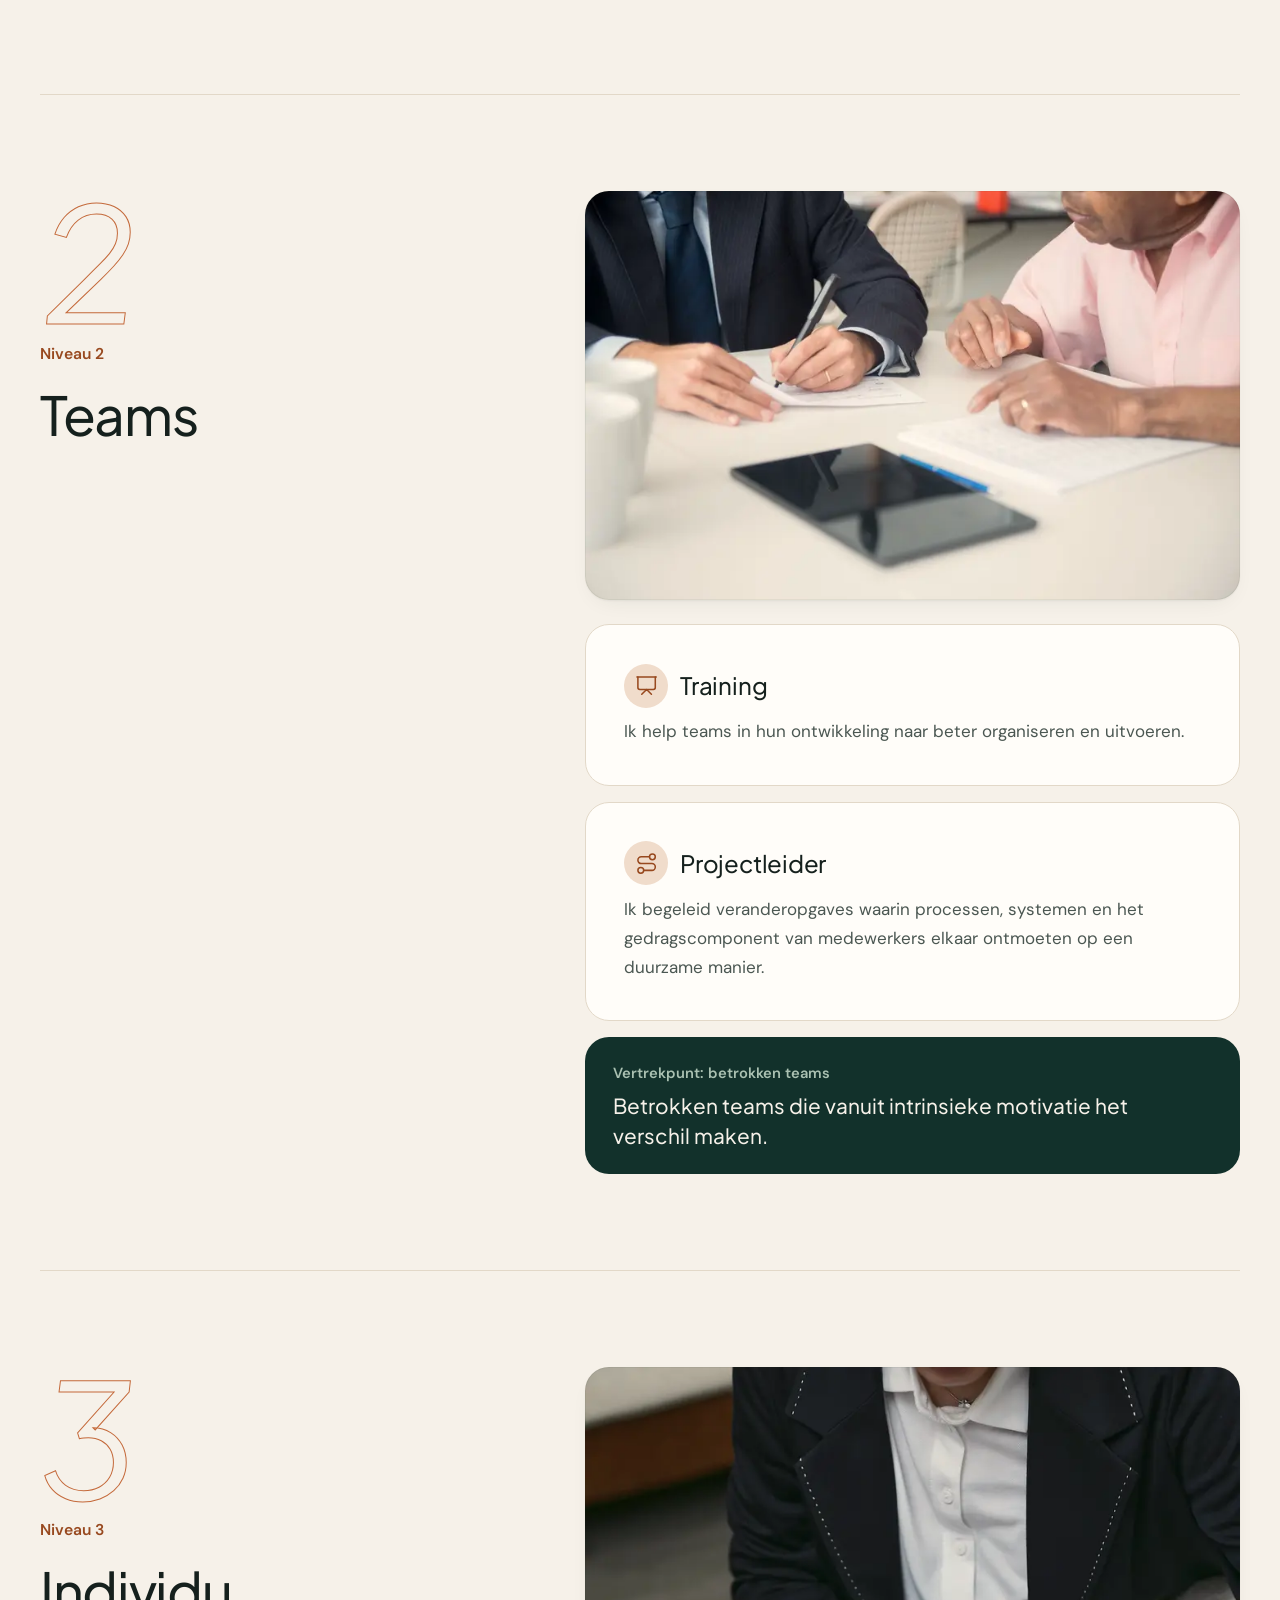
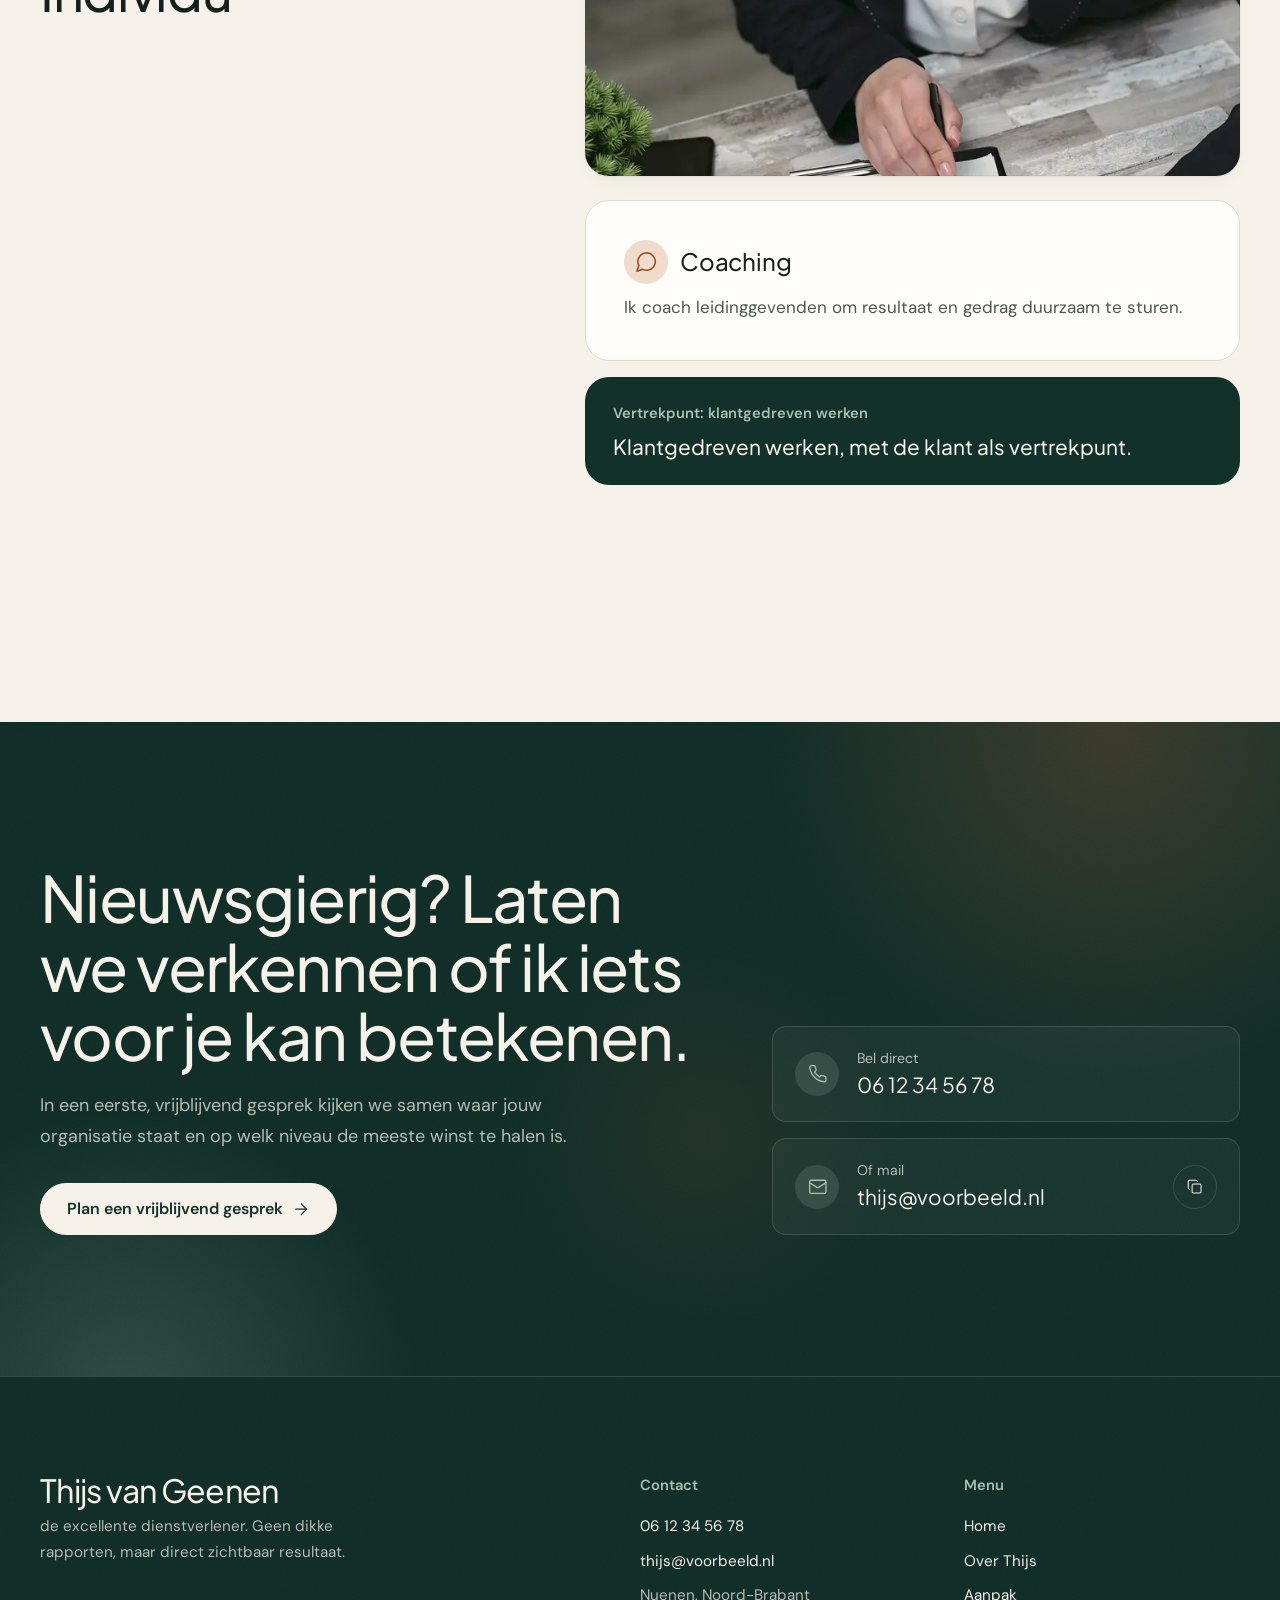
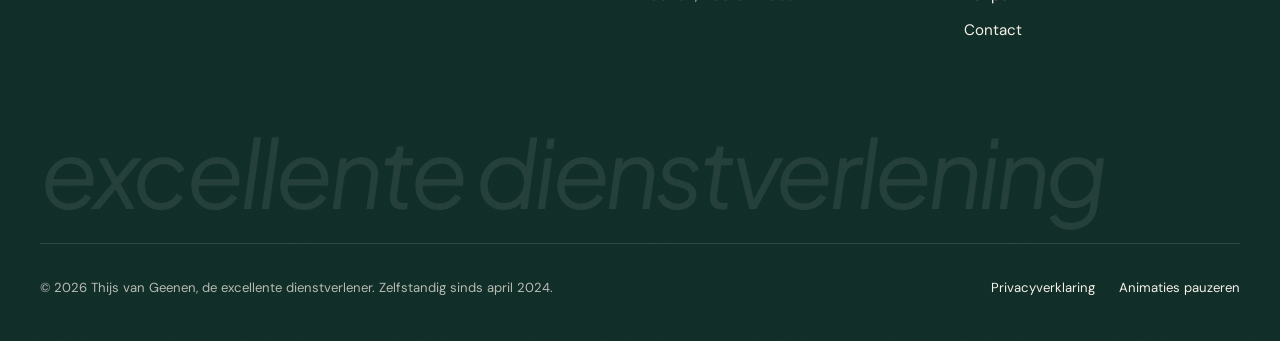
<file: aanpak/index.html>
<!doctype html>
<html lang="nl">
<head>
  <meta charset="utf-8">
  <meta name="viewport" content="width=device-width, initial-scale=1">
  <title>Aanpak: advies, teamtraining en coaching | Thijs van Geenen</title>
  <meta name="description" content="Drie niveaus die op elkaar voortbouwen: advies voor de organisatie, training voor teams en coaching voor leidinggevenden. Ontdek waar jouw winst ligt.">
  <meta name="theme-color" content="#F6F1E9">
  <meta property="og:title" content="Aanpak: advies, teamtraining en coaching | Thijs van Geenen">
  <meta property="og:description" content="Drie niveaus die op elkaar voortbouwen: advies voor de organisatie, training voor teams en coaching voor leidinggevenden. Ontdek waar jouw winst ligt.">
  <meta property="og:type" content="website">
  <link rel="canonical" href="https://ddoverkoop-blip.github.io/dienstverlener1/aanpak/">
  <meta property="og:url" content="https://ddoverkoop-blip.github.io/dienstverlener1/aanpak/">
  <meta property="og:image" content="https://ddoverkoop-blip.github.io/dienstverlener1/assets/img/portret.png">
  <meta property="og:image:alt" content="Portretfoto van Thijs van Geenen">
  <meta property="og:locale" content="nl_NL">
  <meta property="og:site_name" content="Thijs van Geenen, de excellente dienstverlener">
  <meta name="twitter:card" content="summary">
  <link rel="icon" href="../assets/img/favicon.svg" type="image/svg+xml">
  <link rel="preconnect" href="https://fonts.googleapis.com">
  <link rel="preconnect" href="https://fonts.gstatic.com" crossorigin>
  <link rel="stylesheet" href="https://fonts.googleapis.com/css2?family=Plus+Jakarta+Sans:ital,wght@0,300..700;1,300..700&amp;family=DM+Sans:ital,opsz,wght@0,9..40,400..700;1,9..40,400..700&amp;display=swap">
  <link rel="stylesheet" href="../assets/css/style.css">
  <script type="application/ld+json">
{
  "@context": "https://schema.org",
  "@graph": [
    {
      "@type": "WebPage",
      "url": "https://ddoverkoop-blip.github.io/dienstverlener1/aanpak/",
      "name": "Aanpak",
      "about": {
        "@id": "https://ddoverkoop-blip.github.io/dienstverlener1/#bedrijf"
      }
    },
    {
      "@type": "BreadcrumbList",
      "itemListElement": [
        {
          "@type": "ListItem",
          "position": 1,
          "name": "Home",
          "item": "https://ddoverkoop-blip.github.io/dienstverlener1/"
        },
        {
          "@type": "ListItem",
          "position": 2,
          "name": "Aanpak",
          "item": "https://ddoverkoop-blip.github.io/dienstverlener1/aanpak/"
        }
      ]
    }
  ]
}
  </script>
  <script>document.documentElement.classList.add('js')</script>
</head>
<body>
  <a class="skip-link" href="#inhoud">Naar de inhoud</a>
  <div class="progress" aria-hidden="true"></div>

  <header class="site-header">
    <div class="container nav">
      <a class="logo" href="../" aria-label="Thijs van Geenen, naar de homepage">
        <span class="logo-mark" aria-hidden="true">TvG</span>
        <span class="logo-text"><strong>Thijs van Geenen</strong><small>de excellente dienstverlener</small></span>
      </a>
      <button class="nav-toggle" aria-expanded="false" aria-controls="menu" aria-label="Menu openen">
        <span></span><span></span>
      </button>
      <nav id="menu" class="menu" aria-label="Hoofdmenu">
        <div class="menu-links">
          <a href="../">Home</a>
          <a href="../over-thijs/">Over Thijs</a>
          <a href="../aanpak/" aria-current="page">Aanpak</a>
          <a href="../contact/">Contact</a>
        </div>
        <a class="btn btn-small" href="../contact/" data-magnet>Plan een gesprek <svg class="icon" viewBox="0 0 24 24" aria-hidden="true"><path d="M5 12h14"/><path d="m12 5 7 7-7 7"/></svg></a>
        <div class="menu-contact">
          <a href="tel:+31612345678">06 12 34 56 78</a>
          <a href="mailto:thijs@voorbeeld.nl">thijs@voorbeeld.nl</a>
        </div>
      </nav>
    </div>
  </header>

  <main id="inhoud">
    <section class="page-hero grain" data-pause>
      <div class="aura" aria-hidden="true"><span></span><span></span><span></span></div>
      <div class="container">
        <p class="eyebrow" data-reveal>Aanpak</p>
        <h1 data-split="hero">Ik help organisaties naar betere <em>team- en klantresultaten.</em></h1>
        <p class="lead" data-reveal style="--d: 500ms">Door structuur, betrokken teams en klantgedreven werken te combineren en optimaliseren.</p>
        <p class="narrow" data-reveal style="--d: 650ms">Geen menukaart met losse diensten, maar drie niveaus die op elkaar voortbouwen. Van de organisatie, via teams, naar de mensen die het elke dag waarmaken.</p>
      </div>
    </section>

    <nav class="level-nav" aria-label="Niveaus">
      <ol>
        <li><a href="#niveau-1"><span>1</span>Organisatie</a></li>
        <li><a href="#niveau-2"><span>2</span>Team</a></li>
        <li><a href="#niveau-3"><span>3</span>Individu</a></li>
      </ol>
    </nav>

    <section class="section section-flush">
      <div class="container">
        <article class="level-detail" id="niveau-1">
          <div class="sticky">
            <span class="level-num" aria-hidden="true">1</span>
            <p class="eyebrow" data-reveal>Niveau 1</p>
            <h2 data-split>Organisatie</h2>
          </div>
          <div class="level-services" data-stagger>
            <figure class="photo level-photo">
              <img src="../assets/img/foto/analyse-800.webp" srcset="../assets/img/foto/analyse-800.webp 800w, ../assets/img/foto/analyse-1400.webp 1400w" sizes="(max-width: 1024px) 92vw, 680px" width="1400" height="875" loading="lazy" decoding="async" alt="Twee mensen analyseren met een vergrootglas grafieken en cijferoverzichten op tafel">
            </figure>
              <article class="card level-service"><h3><span class="outcome-icon"><svg class="icon" viewBox="0 0 24 24" aria-hidden="true"><path d="M6 22V4a2 2 0 0 1 2-2h8a2 2 0 0 1 2 2v18Z"/><path d="M6 12H4a2 2 0 0 0-2 2v6a2 2 0 0 0 2 2h2"/><path d="M18 9h2a2 2 0 0 1 2 2v9a2 2 0 0 1-2 2h-2"/><path d="M10 6h4"/><path d="M10 10h4"/><path d="M10 14h4"/><path d="M10 18h4"/></svg></span>Advies</h3><p>Ik adviseer organisaties over het verbeteren van team- en klantprestaties.</p></article>
            <div class="basis"><strong>Vertrekpunt: structuur</strong><p>Structuur, werkwijzen en werkafspraken als fundament.</p></div>
          </div>
        </article>
        <article class="level-detail" id="niveau-2">
          <div class="sticky">
            <span class="level-num" aria-hidden="true">2</span>
            <p class="eyebrow" data-reveal>Niveau 2</p>
            <h2 data-split>Teams</h2>
          </div>
          <div class="level-services" data-stagger>
            <figure class="photo level-photo">
              <img src="../assets/img/foto/samenwerken-800.webp" srcset="../assets/img/foto/samenwerken-800.webp 800w, ../assets/img/foto/samenwerken-1400.webp 1400w" sizes="(max-width: 1024px) 92vw, 680px" width="1400" height="875" loading="lazy" decoding="async" alt="Twee collega’s werken aan tafel samen aan documenten en overleggen">
            </figure>
              <article class="card level-service"><h3><span class="outcome-icon"><svg class="icon" viewBox="0 0 24 24" aria-hidden="true"><path d="M2 3h20"/><path d="M21 3v11a2 2 0 0 1-2 2H5a2 2 0 0 1-2-2V3"/><path d="m7 21 5-5 5 5"/></svg></span>Training</h3><p>Ik help teams in hun ontwikkeling naar beter organiseren en uitvoeren.</p></article>
              <article class="card level-service"><h3><span class="outcome-icon"><svg class="icon" viewBox="0 0 24 24" aria-hidden="true"><circle cx="6" cy="19" r="3"/><path d="M9 19h8.5a3.5 3.5 0 0 0 0-7h-11a3.5 3.5 0 0 1 0-7H15"/><circle cx="18" cy="5" r="3"/></svg></span>Projectleider</h3><p>Ik begeleid veranderopgaves waarin processen, systemen en het gedragscomponent van medewerkers elkaar ontmoeten op een duurzame manier.</p></article>
            <div class="basis"><strong>Vertrekpunt: betrokken teams</strong><p>Betrokken teams die vanuit intrinsieke motivatie het verschil maken.</p></div>
          </div>
        </article>
        <article class="level-detail" id="niveau-3">
          <div class="sticky">
            <span class="level-num" aria-hidden="true">3</span>
            <p class="eyebrow" data-reveal>Niveau 3</p>
            <h2 data-split>Individu</h2>
          </div>
          <div class="level-services" data-stagger>
            <figure class="photo level-photo">
              <img src="../assets/img/foto/coachgesprek-800.webp" srcset="../assets/img/foto/coachgesprek-800.webp 800w, ../assets/img/foto/coachgesprek-1400.webp 1400w" sizes="(max-width: 1024px) 92vw, 680px" width="1400" height="875" loading="lazy" decoding="async" alt="Een adviseur zit met pen en klembord klaar voor een persoonlijk gesprek aan tafel">
            </figure>
              <article class="card level-service"><h3><span class="outcome-icon"><svg class="icon" viewBox="0 0 24 24" aria-hidden="true"><path d="M7.9 20A9 9 0 1 0 4 16.1L2 22Z"/></svg></span>Coaching</h3><p>Ik coach leidinggevenden om resultaat en gedrag duurzaam te sturen.</p></article>
            <div class="basis"><strong>Vertrekpunt: klantgedreven werken</strong><p>Klantgedreven werken, met de klant als vertrekpunt.</p></div>
          </div>
        </article>
      </div>
    </section>

    <section class="section cta on-ink grain" data-pause>
      <div class="aura" aria-hidden="true"><span></span><span></span><span></span></div>
      <div class="container cta-grid">
        <div>
          <h2 data-split>Nieuwsgierig? Laten we verkennen of ik iets voor je kan betekenen.</h2>
          <p data-reveal>In een eerste, vrijblijvend gesprek kijken we samen waar jouw organisatie staat en op welk niveau de meeste winst te halen is.</p>
          <div class="actions" data-reveal>
            <a class="btn btn-light" href="../contact/" data-magnet>Plan een vrijblijvend gesprek <svg class="icon" viewBox="0 0 24 24" aria-hidden="true"><path d="M5 12h14"/><path d="m12 5 7 7-7 7"/></svg></a>
          </div>
        </div>
        <div class="contact-cards" data-stagger>
          <div class="contact-card">
            <span class="icon-wrap"><svg class="icon" viewBox="0 0 24 24" aria-hidden="true"><path d="M22 16.92v3a2 2 0 0 1-2.18 2 19.79 19.79 0 0 1-8.63-3.07 19.5 19.5 0 0 1-6-6 19.79 19.79 0 0 1-3.07-8.67A2 2 0 0 1 4.11 2h3a2 2 0 0 1 2 1.72 12.84 12.84 0 0 0 .7 2.81 2 2 0 0 1-.45 2.11L8.09 9.91a16 16 0 0 0 6 6l1.27-1.27a2 2 0 0 1 2.11-.45 12.84 12.84 0 0 0 2.81.7A2 2 0 0 1 22 16.92z"/></svg></span>
            <div class="grow"><small>Bel direct</small><a href="tel:+31612345678">06 12 34 56 78</a></div>
          </div>
          <div class="contact-card">
            <span class="icon-wrap"><svg class="icon" viewBox="0 0 24 24" aria-hidden="true"><rect width="20" height="16" x="2" y="4" rx="2"/><path d="m22 7-8.97 5.7a1.94 1.94 0 0 1-2.06 0L2 7"/></svg></span>
            <div class="grow"><small>Of mail</small><a href="mailto:thijs@voorbeeld.nl">thijs@voorbeeld.nl</a></div>
            <button class="copy-btn" type="button" data-copy="thijs@voorbeeld.nl" data-label="Gekopieerd" aria-label="E-mailadres kopiëren"><svg class="icon icon-copy" viewBox="0 0 24 24" aria-hidden="true"><rect width="14" height="14" x="8" y="8" rx="2"/><path d="M4 16c-1.1 0-2-.9-2-2V4c0-1.1.9-2 2-2h10c1.1 0 2 .9 2 2"/></svg><svg class="icon icon-check" viewBox="0 0 24 24" aria-hidden="true"><path d="M20 6 9 17l-5-5"/></svg></button>
          </div>
        </div>
      </div>
    </section>
  </main>


  <aside class="mobile-cta" aria-label="Snel contact">
    <a class="btn" href="../contact/">Plan een vrijblijvend gesprek</a>
    <a class="btn btn-ghost mobile-cta-call" href="tel:+31612345678" aria-label="Bel Thijs direct"><svg class="icon" viewBox="0 0 24 24" aria-hidden="true"><path d="M22 16.92v3a2 2 0 0 1-2.18 2 19.79 19.79 0 0 1-8.63-3.07 19.5 19.5 0 0 1-6-6 19.79 19.79 0 0 1-3.07-8.67A2 2 0 0 1 4.11 2h3a2 2 0 0 1 2 1.72 12.84 12.84 0 0 0 .7 2.81 2 2 0 0 1-.45 2.11L8.09 9.91a16 16 0 0 0 6 6l1.27-1.27a2 2 0 0 1 2.11-.45 12.84 12.84 0 0 0 2.81.7A2 2 0 0 1 22 16.92z"/></svg></a>
  </aside>

  <footer class="site-footer grain on-ink">
    <div class="container">
      <div class="footer-grid">
        <div class="footer-brand">
          <p class="footer-name">Thijs van Geenen</p>
          <p>de excellente dienstverlener. Geen dikke rapporten, maar direct zichtbaar resultaat.</p>
        </div>
        <div>
          <p class="footer-title">Contact</p>
          <ul>
            <li><a href="tel:+31612345678">06 12 34 56 78</a></li>
            <li><a href="mailto:thijs@voorbeeld.nl">thijs@voorbeeld.nl</a></li>
            <li>Nuenen, Noord-Brabant</li>
          </ul>
        </div>
        <div>
          <p class="footer-title">Menu</p>
          <ul>
            <li><a href="../">Home</a></li>
            <li><a href="../over-thijs/">Over Thijs</a></li>
            <li><a href="../aanpak/">Aanpak</a></li>
            <li><a href="../contact/">Contact</a></li>
          </ul>
        </div>
      </div>
      <p class="footer-word" aria-hidden="true">excellente dienstverlening</p>
      <div class="footer-bottom">
        <p>&copy; <span id="year">2026</span> Thijs van Geenen, de excellente dienstverlener. Zelfstandig sinds april 2024.</p>
        <p class="footer-legal"><a href="../privacy/">Privacyverklaring</a><button class="footer-motion motion-toggle-text" type="button" aria-pressed="false">Animaties pauzeren</button></p>
      </div>
    </div>
  </footer>

  <script src="../assets/js/main.js" defer></script>
</body>
</html>
</file>
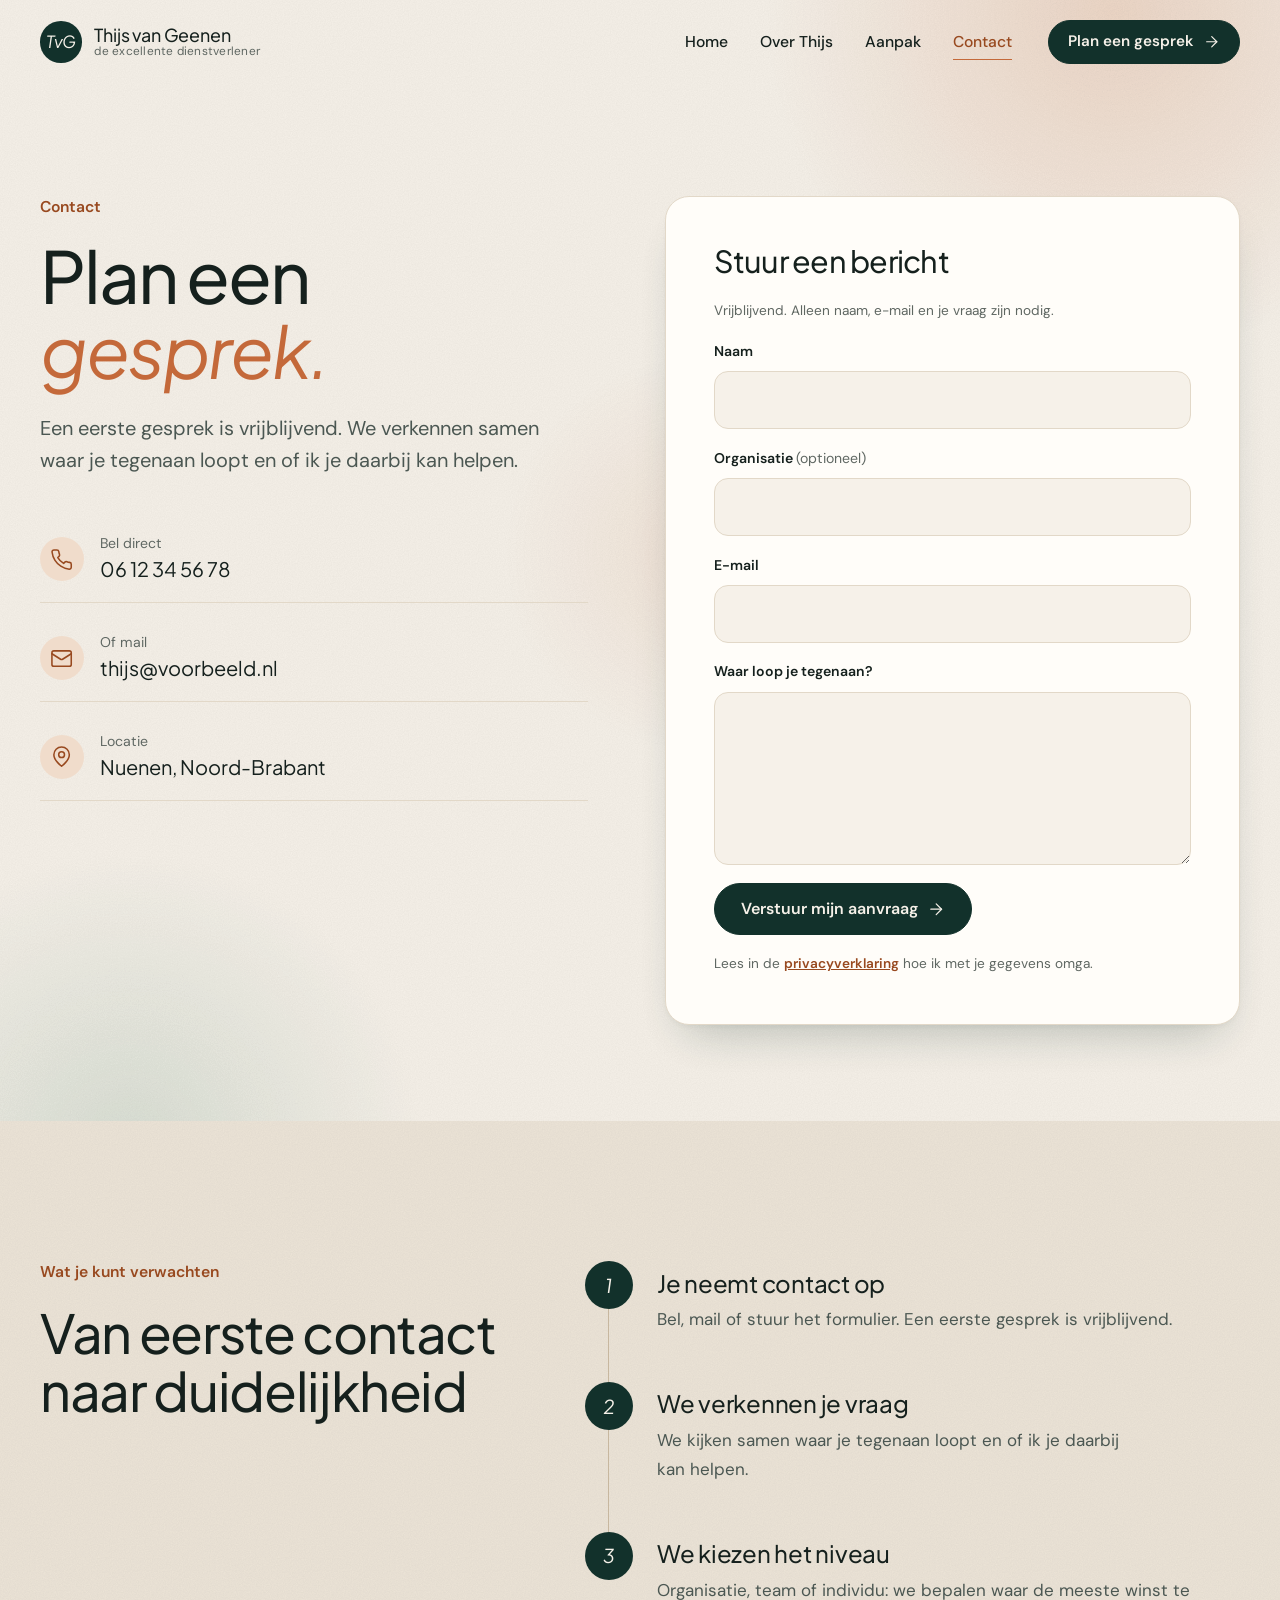
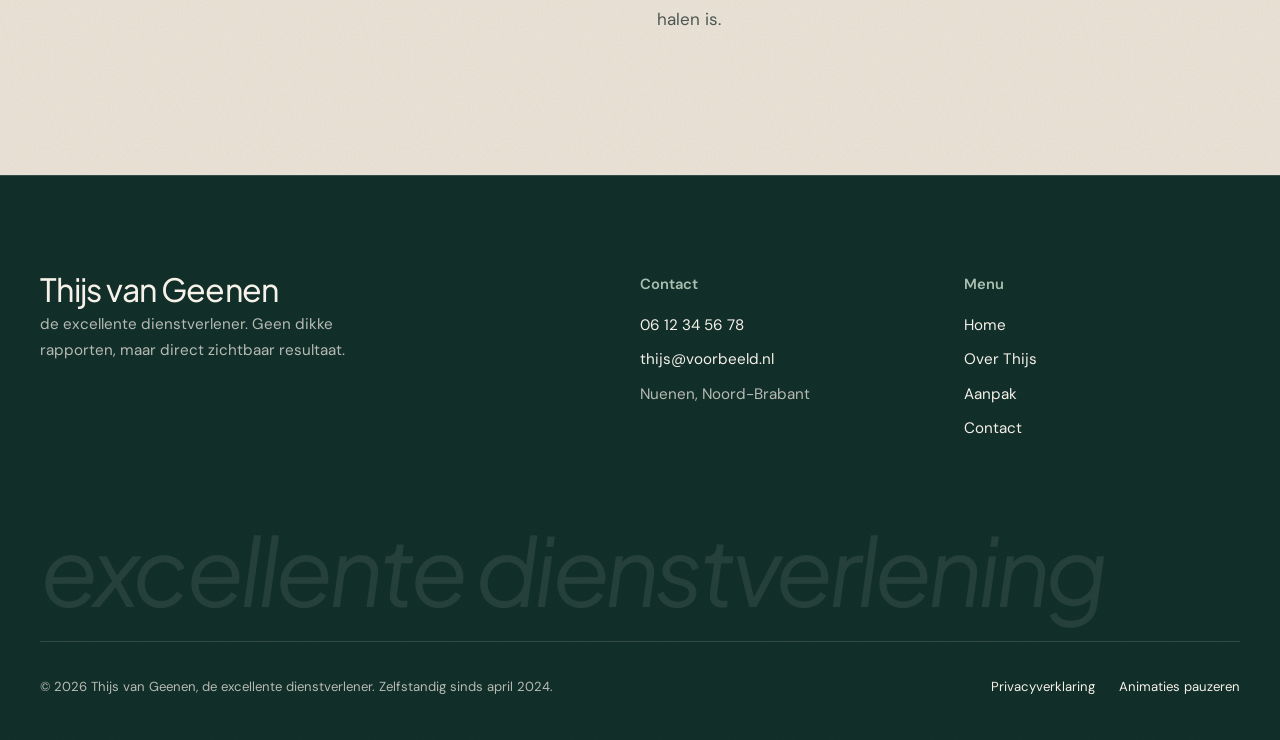
<file: contact/index.html>
<!doctype html>
<html lang="nl">
<head>
  <meta charset="utf-8">
  <meta name="viewport" content="width=device-width, initial-scale=1">
  <title>Contact en kennismaking | Thijs van Geenen, Nuenen</title>
  <meta name="description" content="Plan een vrijblijvend kennismakingsgesprek met Thijs van Geenen. We verkennen samen waar je tegenaan loopt. Bel, mail of stuur direct een bericht.">
  <meta name="theme-color" content="#F6F1E9">
  <meta property="og:title" content="Contact en kennismaking | Thijs van Geenen, Nuenen">
  <meta property="og:description" content="Plan een vrijblijvend kennismakingsgesprek met Thijs van Geenen. We verkennen samen waar je tegenaan loopt. Bel, mail of stuur direct een bericht.">
  <meta property="og:type" content="website">
  <link rel="canonical" href="https://ddoverkoop-blip.github.io/dienstverlener1/contact/">
  <meta property="og:url" content="https://ddoverkoop-blip.github.io/dienstverlener1/contact/">
  <meta property="og:image" content="https://ddoverkoop-blip.github.io/dienstverlener1/assets/img/portret.png">
  <meta property="og:image:alt" content="Portretfoto van Thijs van Geenen">
  <meta property="og:locale" content="nl_NL">
  <meta property="og:site_name" content="Thijs van Geenen, de excellente dienstverlener">
  <meta name="twitter:card" content="summary">
  <link rel="icon" href="../assets/img/favicon.svg" type="image/svg+xml">
  <link rel="preconnect" href="https://fonts.googleapis.com">
  <link rel="preconnect" href="https://fonts.gstatic.com" crossorigin>
  <link rel="stylesheet" href="https://fonts.googleapis.com/css2?family=Plus+Jakarta+Sans:ital,wght@0,300..700;1,300..700&amp;family=DM+Sans:ital,opsz,wght@0,9..40,400..700;1,9..40,400..700&amp;display=swap">
  <link rel="stylesheet" href="../assets/css/style.css">
  <script type="application/ld+json">
{
  "@context": "https://schema.org",
  "@graph": [
    {
      "@type": "ContactPage",
      "url": "https://ddoverkoop-blip.github.io/dienstverlener1/contact/",
      "about": {
        "@id": "https://ddoverkoop-blip.github.io/dienstverlener1/#bedrijf"
      }
    },
    {
      "@type": "BreadcrumbList",
      "itemListElement": [
        {
          "@type": "ListItem",
          "position": 1,
          "name": "Home",
          "item": "https://ddoverkoop-blip.github.io/dienstverlener1/"
        },
        {
          "@type": "ListItem",
          "position": 2,
          "name": "Contact",
          "item": "https://ddoverkoop-blip.github.io/dienstverlener1/contact/"
        }
      ]
    }
  ]
}
  </script>
  <script>document.documentElement.classList.add('js')</script>
</head>
<body>
  <a class="skip-link" href="#inhoud">Naar de inhoud</a>
  <div class="progress" aria-hidden="true"></div>

  <header class="site-header">
    <div class="container nav">
      <a class="logo" href="../" aria-label="Thijs van Geenen, naar de homepage">
        <span class="logo-mark" aria-hidden="true">TvG</span>
        <span class="logo-text"><strong>Thijs van Geenen</strong><small>de excellente dienstverlener</small></span>
      </a>
      <button class="nav-toggle" aria-expanded="false" aria-controls="menu" aria-label="Menu openen">
        <span></span><span></span>
      </button>
      <nav id="menu" class="menu" aria-label="Hoofdmenu">
        <div class="menu-links">
          <a href="../">Home</a>
          <a href="../over-thijs/">Over Thijs</a>
          <a href="../aanpak/">Aanpak</a>
          <a href="../contact/" aria-current="page">Contact</a>
        </div>
        <a class="btn btn-small" href="../contact/" data-magnet>Plan een gesprek <svg class="icon" viewBox="0 0 24 24" aria-hidden="true"><path d="M5 12h14"/><path d="m12 5 7 7-7 7"/></svg></a>
        <div class="menu-contact">
          <a href="tel:+31612345678">06 12 34 56 78</a>
          <a href="mailto:thijs@voorbeeld.nl">thijs@voorbeeld.nl</a>
        </div>
      </nav>
    </div>
  </header>

  <main id="inhoud">
    <section class="page-hero grain" data-pause>
      <div class="aura" aria-hidden="true"><span></span><span></span><span></span></div>
      <div class="container contact-hero">
        <div>
          <p class="eyebrow" data-reveal>Contact</p>
          <h1 data-split="hero">Plan een <em>gesprek.</em></h1>
          <p class="lead" data-reveal style="--d: 500ms">Een eerste gesprek is vrijblijvend. We verkennen samen waar je tegenaan loopt en of ik je daarbij kan helpen.</p>
          <ul class="contact-list" data-stagger>
            <li><span class="outcome-icon"><svg class="icon" viewBox="0 0 24 24" aria-hidden="true"><path d="M22 16.92v3a2 2 0 0 1-2.18 2 19.79 19.79 0 0 1-8.63-3.07 19.5 19.5 0 0 1-6-6 19.79 19.79 0 0 1-3.07-8.67A2 2 0 0 1 4.11 2h3a2 2 0 0 1 2 1.72 12.84 12.84 0 0 0 .7 2.81 2 2 0 0 1-.45 2.11L8.09 9.91a16 16 0 0 0 6 6l1.27-1.27a2 2 0 0 1 2.11-.45 12.84 12.84 0 0 0 2.81.7A2 2 0 0 1 22 16.92z"/></svg></span><div><small>Bel direct</small><a href="tel:+31612345678">06 12 34 56 78</a></div></li>
            <li><span class="outcome-icon"><svg class="icon" viewBox="0 0 24 24" aria-hidden="true"><rect width="20" height="16" x="2" y="4" rx="2"/><path d="m22 7-8.97 5.7a1.94 1.94 0 0 1-2.06 0L2 7"/></svg></span><div><small>Of mail</small><a href="mailto:thijs@voorbeeld.nl">thijs@voorbeeld.nl</a></div></li>
            <li><span class="outcome-icon"><svg class="icon" viewBox="0 0 24 24" aria-hidden="true"><path d="M20 10c0 6-8 12-8 12s-8-6-8-12a8 8 0 0 1 16 0Z"/><circle cx="12" cy="10" r="3"/></svg></span><div><small>Locatie</small><span class="value">Nuenen, Noord-Brabant</span></div></li>
          </ul>
        </div>
        <!-- Formulier opent voorlopig de mailclient; later te vervangen door bv. Formspree -->
        <form class="contact-form" id="contact-form" data-mailto="thijs@voorbeeld.nl" data-reveal style="--d: 400ms">
          <h2>Stuur een bericht</h2>
          <p class="form-note">Vrijblijvend. Alleen naam, e-mail en je vraag zijn nodig.</p>
          <div class="field"><label for="f-naam">Naam</label><input id="f-naam" name="naam" required autocomplete="name"></div>
          <div class="field"><label for="f-org">Organisatie <span class="optional">(optioneel)</span></label><input id="f-org" name="organisatie" autocomplete="organization"></div>
          <div class="field"><label for="f-mail">E-mail</label><input id="f-mail" name="email" type="email" required autocomplete="email"></div>
          <div class="field"><label for="f-bericht">Waar loop je tegenaan?</label><textarea id="f-bericht" name="bericht" rows="5" required></textarea></div>
          <button class="btn" type="submit" data-magnet>Verstuur mijn aanvraag <svg class="icon" viewBox="0 0 24 24" aria-hidden="true"><path d="M5 12h14"/><path d="m12 5 7 7-7 7"/></svg></button>
          <p class="form-privacy">Lees in de <a href="../privacy/">privacyverklaring</a> hoe ik met je gegevens omga.</p>
          <p class="form-status" id="form-status" role="status" hidden>Je mailprogramma opent met je bericht erin. Gebeurt er niets? Mail dan naar <a href="mailto:thijs@voorbeeld.nl">thijs@voorbeeld.nl</a> of bel <a href="tel:+31612345678">06 12 34 56 78</a>.</p>
        </form>
      </div>
    </section>

    <section class="section section-alt grain">
      <div class="container split">
        <div class="sticky">
          <p class="eyebrow" data-reveal>Wat je kunt verwachten</p>
          <h2 data-split>Van eerste contact naar duidelijkheid</h2>
        </div>
        <ol class="expect" data-stagger>
          <li><span class="expect-num" aria-hidden="true">1</span><div><h3>Je neemt contact op</h3><p>Bel, mail of stuur het formulier. Een eerste gesprek is vrijblijvend.</p></div></li>
          <li><span class="expect-num" aria-hidden="true">2</span><div><h3>We verkennen je vraag</h3><p>We kijken samen waar je tegenaan loopt en of ik je daarbij kan helpen.</p></div></li>
          <li><span class="expect-num" aria-hidden="true">3</span><div><h3>We kiezen het niveau</h3><p>Organisatie, team of individu: we bepalen waar de meeste winst te halen is.</p></div></li>
        </ol>
      </div>
    </section>
  </main>

  <footer class="site-footer grain on-ink">
    <div class="container">
      <div class="footer-grid">
        <div class="footer-brand">
          <p class="footer-name">Thijs van Geenen</p>
          <p>de excellente dienstverlener. Geen dikke rapporten, maar direct zichtbaar resultaat.</p>
        </div>
        <div>
          <p class="footer-title">Contact</p>
          <ul>
            <li><a href="tel:+31612345678">06 12 34 56 78</a></li>
            <li><a href="mailto:thijs@voorbeeld.nl">thijs@voorbeeld.nl</a></li>
            <li>Nuenen, Noord-Brabant</li>
          </ul>
        </div>
        <div>
          <p class="footer-title">Menu</p>
          <ul>
            <li><a href="../">Home</a></li>
            <li><a href="../over-thijs/">Over Thijs</a></li>
            <li><a href="../aanpak/">Aanpak</a></li>
            <li><a href="../contact/">Contact</a></li>
          </ul>
        </div>
      </div>
      <p class="footer-word" aria-hidden="true">excellente dienstverlening</p>
      <div class="footer-bottom">
        <p>&copy; <span id="year">2026</span> Thijs van Geenen, de excellente dienstverlener. Zelfstandig sinds april 2024.</p>
        <p class="footer-legal"><a href="../privacy/">Privacyverklaring</a><button class="footer-motion motion-toggle-text" type="button" aria-pressed="false">Animaties pauzeren</button></p>
      </div>
    </div>
  </footer>

  <script src="../assets/js/main.js" defer></script>
</body>
</html>
</file>
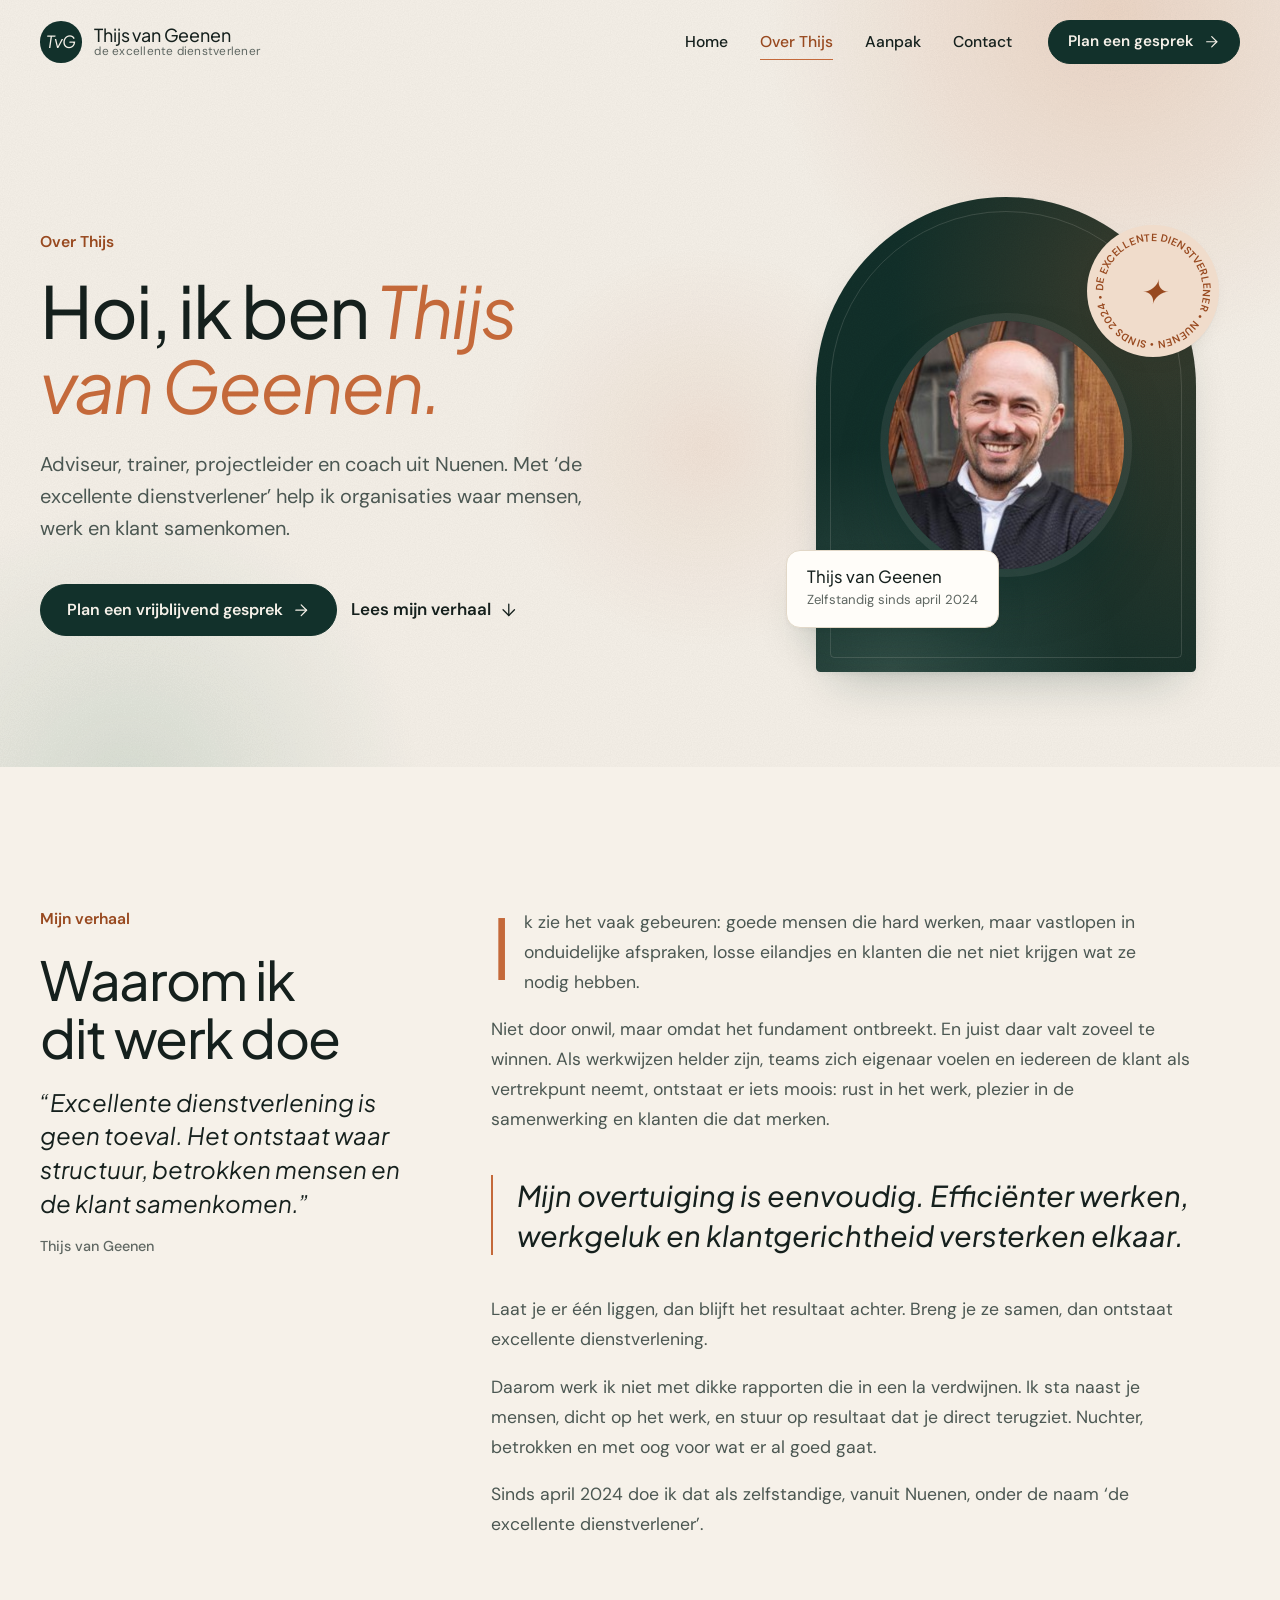
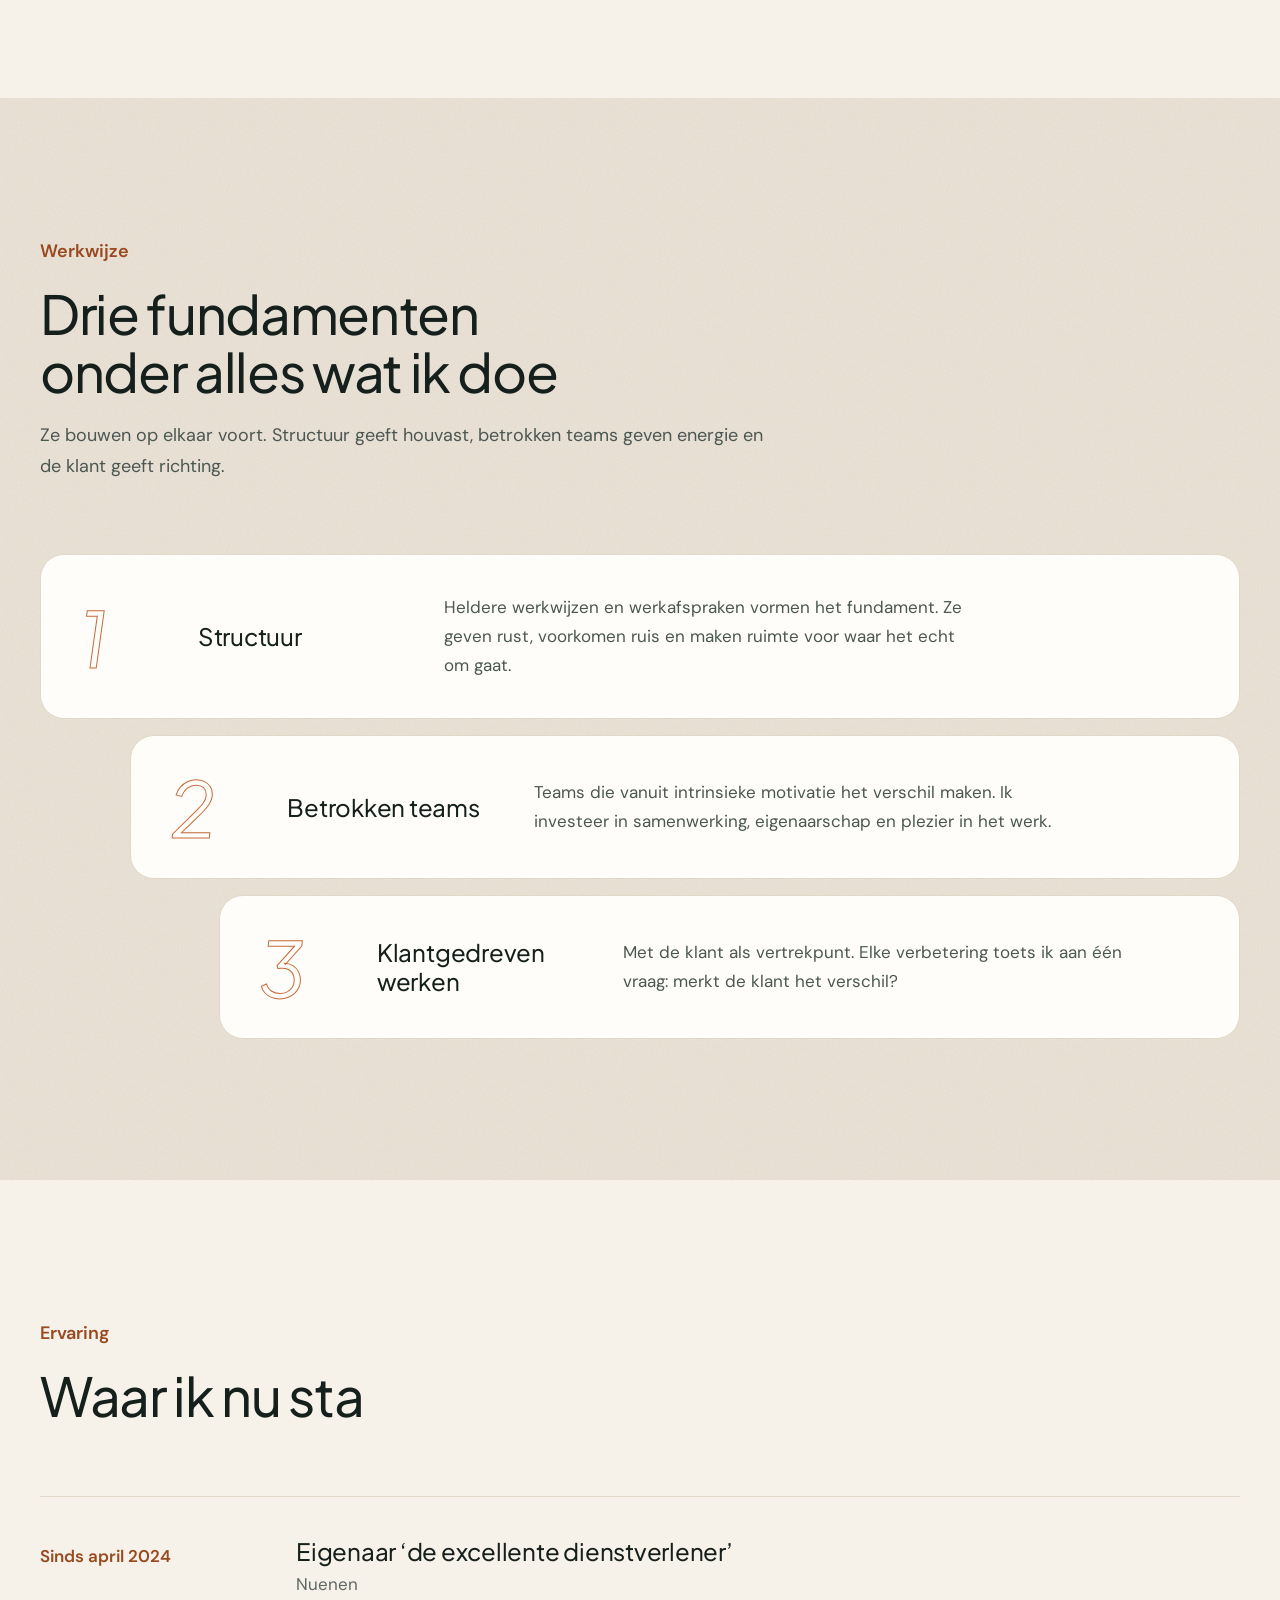
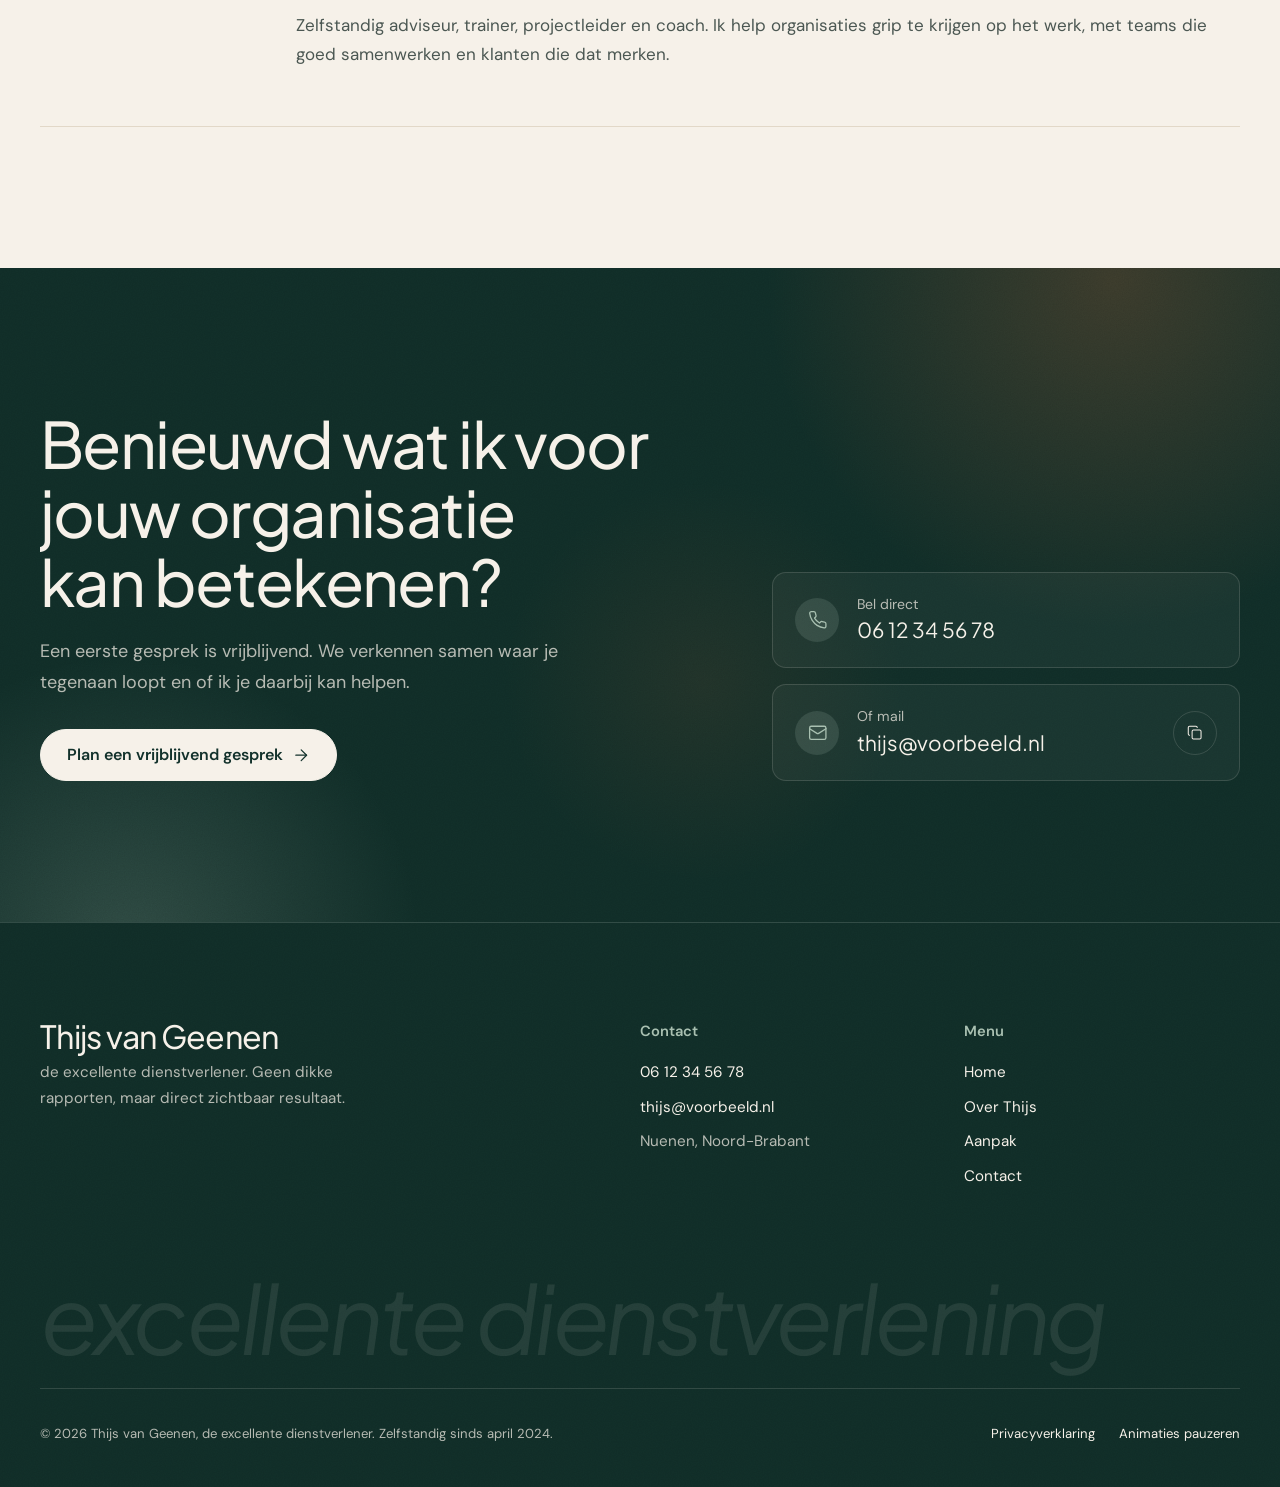
<file: over-thijs/index.html>
<!doctype html>
<html lang="nl">
<head>
  <meta charset="utf-8">
  <meta name="viewport" content="width=device-width, initial-scale=1">
  <title>Over Thijs van Geenen, adviseur en coach uit Nuenen</title>
  <meta name="description" content="Thijs van Geenen helpt organisaties waar mensen, werk en klant samenkomen. Nuchter, betrokken en dicht op het werk. Lees zijn verhaal en maak kennis.">
  <meta name="theme-color" content="#F6F1E9">
  <meta property="og:title" content="Over Thijs van Geenen, adviseur en coach uit Nuenen">
  <meta property="og:description" content="Thijs van Geenen helpt organisaties waar mensen, werk en klant samenkomen. Nuchter, betrokken en dicht op het werk. Lees zijn verhaal en maak kennis.">
  <meta property="og:type" content="website">
  <link rel="canonical" href="https://ddoverkoop-blip.github.io/dienstverlener1/over-thijs/">
  <meta property="og:url" content="https://ddoverkoop-blip.github.io/dienstverlener1/over-thijs/">
  <meta property="og:image" content="https://ddoverkoop-blip.github.io/dienstverlener1/assets/img/portret.png">
  <meta property="og:image:alt" content="Portretfoto van Thijs van Geenen">
  <meta property="og:locale" content="nl_NL">
  <meta property="og:site_name" content="Thijs van Geenen, de excellente dienstverlener">
  <meta name="twitter:card" content="summary">
  <link rel="icon" href="../assets/img/favicon.svg" type="image/svg+xml">
  <link rel="preconnect" href="https://fonts.googleapis.com">
  <link rel="preconnect" href="https://fonts.gstatic.com" crossorigin>
  <link rel="stylesheet" href="https://fonts.googleapis.com/css2?family=Plus+Jakarta+Sans:ital,wght@0,300..700;1,300..700&amp;family=DM+Sans:ital,opsz,wght@0,9..40,400..700;1,9..40,400..700&amp;display=swap">
  <link rel="stylesheet" href="../assets/css/style.css">
  <script type="application/ld+json">
{
  "@context": "https://schema.org",
  "@graph": [
    {
      "@type": "Person",
      "@id": "https://ddoverkoop-blip.github.io/dienstverlener1/over-thijs/#thijs",
      "name": "Thijs van Geenen",
      "jobTitle": "Adviseur, trainer, projectleider en coach",
      "image": "https://ddoverkoop-blip.github.io/dienstverlener1/assets/img/portret.png",
      "url": "https://ddoverkoop-blip.github.io/dienstverlener1/over-thijs/",
      "worksFor": {
        "@id": "https://ddoverkoop-blip.github.io/dienstverlener1/#bedrijf"
      },
      "address": {
        "@type": "PostalAddress",
        "addressLocality": "Nuenen",
        "addressRegion": "Noord-Brabant",
        "addressCountry": "NL"
      }
    },
    {
      "@type": "AboutPage",
      "url": "https://ddoverkoop-blip.github.io/dienstverlener1/over-thijs/",
      "mainEntity": {
        "@id": "https://ddoverkoop-blip.github.io/dienstverlener1/over-thijs/#thijs"
      }
    },
    {
      "@type": "BreadcrumbList",
      "itemListElement": [
        {
          "@type": "ListItem",
          "position": 1,
          "name": "Home",
          "item": "https://ddoverkoop-blip.github.io/dienstverlener1/"
        },
        {
          "@type": "ListItem",
          "position": 2,
          "name": "Over Thijs",
          "item": "https://ddoverkoop-blip.github.io/dienstverlener1/over-thijs/"
        }
      ]
    }
  ]
}
  </script>
  <script>document.documentElement.classList.add('js')</script>
</head>
<body>
  <a class="skip-link" href="#inhoud">Naar de inhoud</a>
  <div class="progress" aria-hidden="true"></div>

  <header class="site-header">
    <div class="container nav">
      <a class="logo" href="../" aria-label="Thijs van Geenen, naar de homepage">
        <span class="logo-mark" aria-hidden="true">TvG</span>
        <span class="logo-text"><strong>Thijs van Geenen</strong><small>de excellente dienstverlener</small></span>
      </a>
      <button class="nav-toggle" aria-expanded="false" aria-controls="menu" aria-label="Menu openen">
        <span></span><span></span>
      </button>
      <nav id="menu" class="menu" aria-label="Hoofdmenu">
        <div class="menu-links">
          <a href="../">Home</a>
          <a href="../over-thijs/" aria-current="page">Over Thijs</a>
          <a href="../aanpak/">Aanpak</a>
          <a href="../contact/">Contact</a>
        </div>
        <a class="btn btn-small" href="../contact/" data-magnet>Plan een gesprek <svg class="icon" viewBox="0 0 24 24" aria-hidden="true"><path d="M5 12h14"/><path d="m12 5 7 7-7 7"/></svg></a>
        <div class="menu-contact">
          <a href="tel:+31612345678">06 12 34 56 78</a>
          <a href="mailto:thijs@voorbeeld.nl">thijs@voorbeeld.nl</a>
        </div>
      </nav>
    </div>
  </header>

  <main id="inhoud">
    <section class="page-hero grain" data-pause>
      <div class="aura" aria-hidden="true"><span></span><span></span><span></span></div>
      <div class="container page-hero-grid">
        <div>
          <p class="eyebrow" data-reveal>Over Thijs</p>
          <h1 data-split="hero">Hoi, ik ben <em>Thijs van Geenen.</em></h1>
          <p class="lead" data-reveal style="--d: 500ms">Adviseur, trainer, projectleider en coach uit Nuenen. Met ‘de excellente dienstverlener’ help ik organisaties waar mensen, werk en klant samenkomen.</p>
          <div class="actions" data-reveal style="--d: 650ms">
            <a class="btn" href="../contact/" data-magnet>Plan een vrijblijvend gesprek <svg class="icon" viewBox="0 0 24 24" aria-hidden="true"><path d="M5 12h14"/><path d="m12 5 7 7-7 7"/></svg></a>
            <a class="link link-down" href="#verhaal">Lees mijn verhaal <svg class="icon" viewBox="0 0 24 24" aria-hidden="true"><path d="M12 5v14"/><path d="m19 12-7 7-7-7"/></svg></a>
          </div>
        </div>
        <div class="portrait-stage" data-reveal style="--d: 300ms">
          <div class="portrait-arch grain on-ink" data-parallax="0.06">
            <div class="aura" aria-hidden="true"><span></span><span></span><span></span></div>
            <img class="portrait" fetchpriority="high" src="../assets/img/portret.png" alt="Portretfoto van Thijs van Geenen" width="248" height="248">
          </div>
          <div class="badge" aria-hidden="true">
            <svg class="badge-ring" viewBox="0 0 132 132"><defs><path id="badge-circle" d="M66,66 m-50,0 a50,50 0 1,1 100,0 a50,50 0 1,1 -100,0"/></defs><text><textPath href="#badge-circle" textLength="312" lengthAdjust="spacing">De excellente dienstverlener • Nuenen • sinds 2024 •</textPath></text></svg>
            <span class="badge-core">✦</span>
          </div>
          <div class="portrait-caption"><strong>Thijs van Geenen</strong><span>Zelfstandig sinds april 2024</span></div>
        </div>
      </div>
    </section>

    <section class="section" id="verhaal">
      <div class="container story">
        <aside class="sticky">
          <p class="eyebrow" data-reveal>Mijn verhaal</p>
          <h2 data-split>Waarom ik dit werk doe</h2>
          <blockquote class="aside-quote" data-reveal>“Excellente dienstverlening is geen toeval. Het ontstaat waar structuur, betrokken mensen en de klant samenkomen.”<cite>Thijs van Geenen</cite></blockquote>
        </aside>
        <div class="story-body narrow" data-stagger>
          <p>Ik zie het vaak gebeuren: goede mensen die hard werken, maar vastlopen in onduidelijke afspraken, losse eilandjes en klanten die net niet krijgen wat ze nodig hebben.</p>
          <p>Niet door onwil, maar omdat het fundament ontbreekt. En juist daar valt zoveel te winnen. Als werkwijzen helder zijn, teams zich eigenaar voelen en iedereen de klant als vertrekpunt neemt, ontstaat er iets moois: rust in het werk, plezier in de samenwerking en klanten die dat merken.</p>
          <p class="highlight">Mijn overtuiging is eenvoudig. Efficiënter werken, werkgeluk en klantgerichtheid versterken elkaar.</p>
          <p>Laat je er één liggen, dan blijft het resultaat achter. Breng je ze samen, dan ontstaat excellente dienstverlening.</p>
          <p>Daarom werk ik niet met dikke rapporten die in een la verdwijnen. Ik sta naast je mensen, dicht op het werk, en stuur op resultaat dat je direct terugziet. Nuchter, betrokken en met oog voor wat er al goed gaat.</p>
          <p>Sinds april 2024 doe ik dat als zelfstandige, vanuit Nuenen, onder de naam ‘de excellente dienstverlener’.</p>
        </div>
      </div>
    </section>

    <section class="section section-alt grain">
      <div class="container">
        <div class="section-head">
          <p class="eyebrow" data-reveal>Werkwijze</p>
          <h2 data-split>Drie fundamenten onder alles wat ik doe</h2>
          <p data-reveal>Ze bouwen op elkaar voort. Structuur geeft houvast, betrokken teams geven energie en de klant geeft richting.</p>
        </div>
        <ol class="pillars" data-stagger>
          <li class="card pillar"><span class="level-num" aria-hidden="true">1</span><h3>Structuur</h3><p>Heldere werkwijzen en werkafspraken vormen het fundament. Ze geven rust, voorkomen ruis en maken ruimte voor waar het echt om gaat.</p></li>
          <li class="card pillar"><span class="level-num" aria-hidden="true">2</span><h3>Betrokken teams</h3><p>Teams die vanuit intrinsieke motivatie het verschil maken. Ik investeer in samenwerking, eigenaarschap en plezier in het werk.</p></li>
          <li class="card pillar"><span class="level-num" aria-hidden="true">3</span><h3>Klantgedreven werken</h3><p>Met de klant als vertrekpunt. Elke verbetering toets ik aan één vraag: merkt de klant het verschil?</p></li>
        </ol>
      </div>
    </section>

    <section class="section">
      <div class="container">
        <div class="section-head">
          <p class="eyebrow" data-reveal>Ervaring</p>
          <h2 data-split>Waar ik nu sta</h2>
        </div>
        <ol class="timeline" data-stagger>
          <li>
            <p class="timeline-date">Sinds april 2024</p>
            <div>
              <h3>Eigenaar ‘de excellente dienstverlener’</h3>
              <p class="timeline-place">Nuenen</p>
              <p>Zelfstandig adviseur, trainer, projectleider en coach. Ik help organisaties grip te krijgen op het werk, met teams die goed samenwerken en klanten die dat merken.</p>
            </div>
          </li>
        </ol>
      </div>
    </section>

    <section class="section cta on-ink grain" data-pause>
      <div class="aura" aria-hidden="true"><span></span><span></span><span></span></div>
      <div class="container cta-grid">
        <div>
          <h2 data-split>Benieuwd wat ik voor jouw organisatie kan betekenen?</h2>
          <p data-reveal>Een eerste gesprek is vrijblijvend. We verkennen samen waar je tegenaan loopt en of ik je daarbij kan helpen.</p>
          <div class="actions" data-reveal>
            <a class="btn btn-light" href="../contact/" data-magnet>Plan een vrijblijvend gesprek <svg class="icon" viewBox="0 0 24 24" aria-hidden="true"><path d="M5 12h14"/><path d="m12 5 7 7-7 7"/></svg></a>
          </div>
        </div>
        <div class="contact-cards" data-stagger>
          <div class="contact-card">
            <span class="icon-wrap"><svg class="icon" viewBox="0 0 24 24" aria-hidden="true"><path d="M22 16.92v3a2 2 0 0 1-2.18 2 19.79 19.79 0 0 1-8.63-3.07 19.5 19.5 0 0 1-6-6 19.79 19.79 0 0 1-3.07-8.67A2 2 0 0 1 4.11 2h3a2 2 0 0 1 2 1.72 12.84 12.84 0 0 0 .7 2.81 2 2 0 0 1-.45 2.11L8.09 9.91a16 16 0 0 0 6 6l1.27-1.27a2 2 0 0 1 2.11-.45 12.84 12.84 0 0 0 2.81.7A2 2 0 0 1 22 16.92z"/></svg></span>
            <div class="grow"><small>Bel direct</small><a href="tel:+31612345678">06 12 34 56 78</a></div>
          </div>
          <div class="contact-card">
            <span class="icon-wrap"><svg class="icon" viewBox="0 0 24 24" aria-hidden="true"><rect width="20" height="16" x="2" y="4" rx="2"/><path d="m22 7-8.97 5.7a1.94 1.94 0 0 1-2.06 0L2 7"/></svg></span>
            <div class="grow"><small>Of mail</small><a href="mailto:thijs@voorbeeld.nl">thijs@voorbeeld.nl</a></div>
            <button class="copy-btn" type="button" data-copy="thijs@voorbeeld.nl" data-label="Gekopieerd" aria-label="E-mailadres kopiëren"><svg class="icon icon-copy" viewBox="0 0 24 24" aria-hidden="true"><rect width="14" height="14" x="8" y="8" rx="2"/><path d="M4 16c-1.1 0-2-.9-2-2V4c0-1.1.9-2 2-2h10c1.1 0 2 .9 2 2"/></svg><svg class="icon icon-check" viewBox="0 0 24 24" aria-hidden="true"><path d="M20 6 9 17l-5-5"/></svg></button>
          </div>
        </div>
      </div>
    </section>
  </main>


  <aside class="mobile-cta" aria-label="Snel contact">
    <a class="btn" href="../contact/">Plan een vrijblijvend gesprek</a>
    <a class="btn btn-ghost mobile-cta-call" href="tel:+31612345678" aria-label="Bel Thijs direct"><svg class="icon" viewBox="0 0 24 24" aria-hidden="true"><path d="M22 16.92v3a2 2 0 0 1-2.18 2 19.79 19.79 0 0 1-8.63-3.07 19.5 19.5 0 0 1-6-6 19.79 19.79 0 0 1-3.07-8.67A2 2 0 0 1 4.11 2h3a2 2 0 0 1 2 1.72 12.84 12.84 0 0 0 .7 2.81 2 2 0 0 1-.45 2.11L8.09 9.91a16 16 0 0 0 6 6l1.27-1.27a2 2 0 0 1 2.11-.45 12.84 12.84 0 0 0 2.81.7A2 2 0 0 1 22 16.92z"/></svg></a>
  </aside>

  <footer class="site-footer grain on-ink">
    <div class="container">
      <div class="footer-grid">
        <div class="footer-brand">
          <p class="footer-name">Thijs van Geenen</p>
          <p>de excellente dienstverlener. Geen dikke rapporten, maar direct zichtbaar resultaat.</p>
        </div>
        <div>
          <p class="footer-title">Contact</p>
          <ul>
            <li><a href="tel:+31612345678">06 12 34 56 78</a></li>
            <li><a href="mailto:thijs@voorbeeld.nl">thijs@voorbeeld.nl</a></li>
            <li>Nuenen, Noord-Brabant</li>
          </ul>
        </div>
        <div>
          <p class="footer-title">Menu</p>
          <ul>
            <li><a href="../">Home</a></li>
            <li><a href="../over-thijs/">Over Thijs</a></li>
            <li><a href="../aanpak/">Aanpak</a></li>
            <li><a href="../contact/">Contact</a></li>
          </ul>
        </div>
      </div>
      <p class="footer-word" aria-hidden="true">excellente dienstverlening</p>
      <div class="footer-bottom">
        <p>&copy; <span id="year">2026</span> Thijs van Geenen, de excellente dienstverlener. Zelfstandig sinds april 2024.</p>
        <p class="footer-legal"><a href="../privacy/">Privacyverklaring</a><button class="footer-motion motion-toggle-text" type="button" aria-pressed="false">Animaties pauzeren</button></p>
      </div>
    </div>
  </footer>

  <script src="../assets/js/main.js" defer></script>
</body>
</html>
</file>
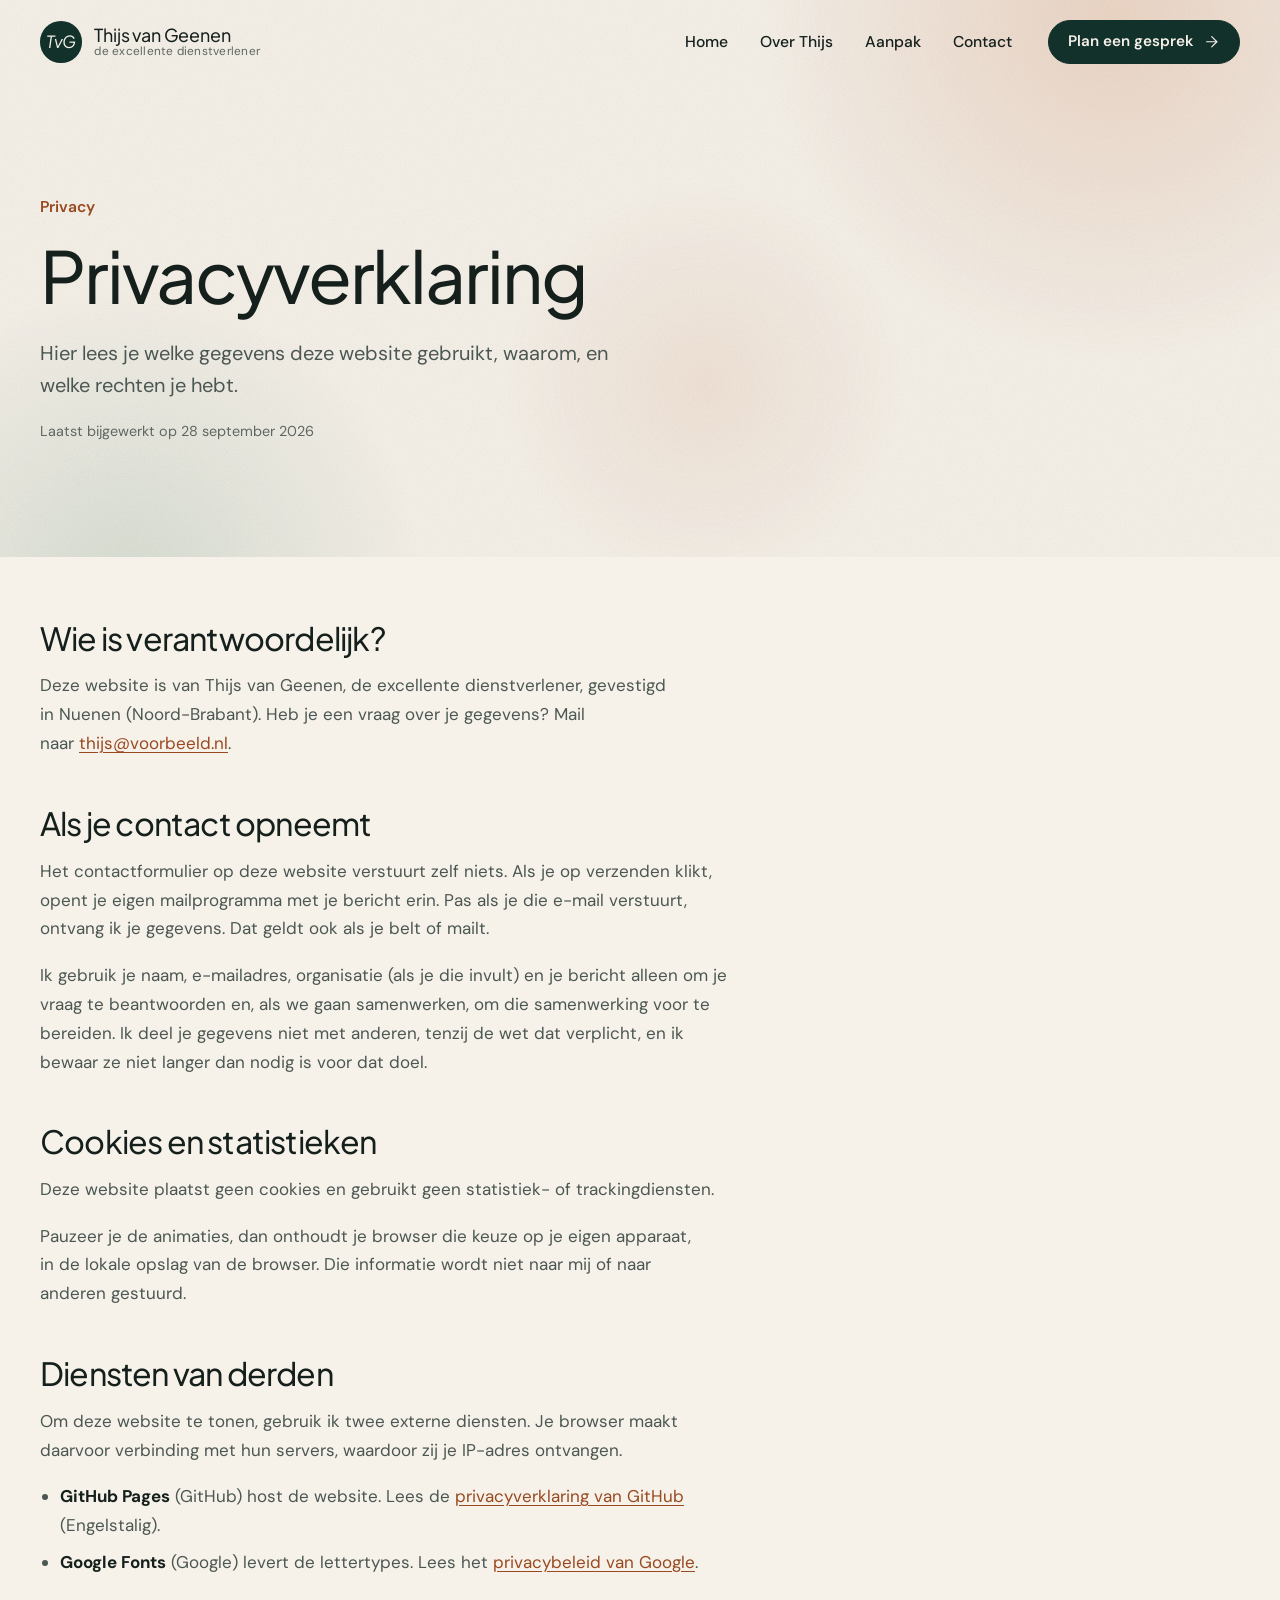
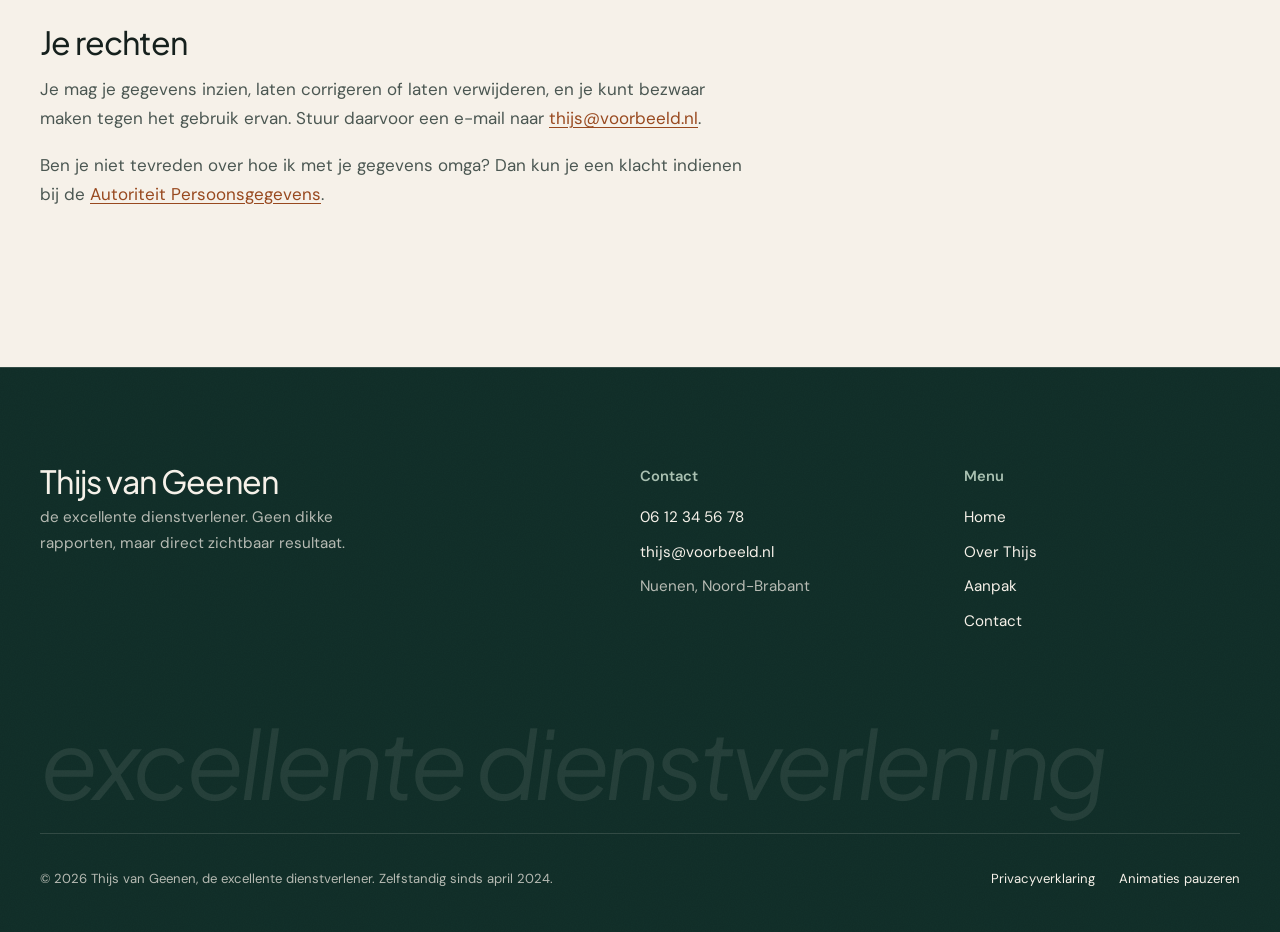
<file: privacy/index.html>
<!doctype html>
<html lang="nl">
<head>
  <meta charset="utf-8">
  <meta name="viewport" content="width=device-width, initial-scale=1">
  <title>Privacyverklaring | Thijs van Geenen</title>
  <meta name="description" content="Hoe Thijs van Geenen, de excellente dienstverlener, omgaat met je gegevens: contact opnemen, cookies, diensten van derden en je rechten.">
  <meta name="theme-color" content="#F6F1E9">
  <meta property="og:title" content="Privacyverklaring | Thijs van Geenen">
  <meta property="og:description" content="Hoe Thijs van Geenen, de excellente dienstverlener, omgaat met je gegevens: contact opnemen, cookies, diensten van derden en je rechten.">
  <meta property="og:type" content="website">
  <link rel="canonical" href="https://ddoverkoop-blip.github.io/dienstverlener1/privacy/">
  <meta property="og:url" content="https://ddoverkoop-blip.github.io/dienstverlener1/privacy/">
  <meta property="og:image" content="https://ddoverkoop-blip.github.io/dienstverlener1/assets/img/portret.png">
  <meta property="og:image:alt" content="Portretfoto van Thijs van Geenen">
  <meta property="og:locale" content="nl_NL">
  <meta property="og:site_name" content="Thijs van Geenen, de excellente dienstverlener">
  <meta name="twitter:card" content="summary">
  <link rel="icon" href="../assets/img/favicon.svg" type="image/svg+xml">
  <link rel="preconnect" href="https://fonts.googleapis.com">
  <link rel="preconnect" href="https://fonts.gstatic.com" crossorigin>
  <link rel="stylesheet" href="https://fonts.googleapis.com/css2?family=Plus+Jakarta+Sans:ital,wght@0,300..700;1,300..700&amp;family=DM+Sans:ital,opsz,wght@0,9..40,400..700;1,9..40,400..700&amp;display=swap">
  <link rel="stylesheet" href="../assets/css/style.css">
  <script type="application/ld+json">
{
  "@context": "https://schema.org",
  "@graph": [
    {
      "@type": "WebPage",
      "url": "https://ddoverkoop-blip.github.io/dienstverlener1/privacy/",
      "name": "Privacyverklaring",
      "about": {
        "@id": "https://ddoverkoop-blip.github.io/dienstverlener1/#bedrijf"
      }
    },
    {
      "@type": "BreadcrumbList",
      "itemListElement": [
        {
          "@type": "ListItem",
          "position": 1,
          "name": "Home",
          "item": "https://ddoverkoop-blip.github.io/dienstverlener1/"
        },
        {
          "@type": "ListItem",
          "position": 2,
          "name": "Privacyverklaring",
          "item": "https://ddoverkoop-blip.github.io/dienstverlener1/privacy/"
        }
      ]
    }
  ]
}
  </script>
  <script>document.documentElement.classList.add('js')</script>
</head>
<body>
  <a class="skip-link" href="#inhoud">Naar de inhoud</a>
  <div class="progress" aria-hidden="true"></div>

  <header class="site-header">
    <div class="container nav">
      <a class="logo" href="../" aria-label="Thijs van Geenen, naar de homepage">
        <span class="logo-mark" aria-hidden="true">TvG</span>
        <span class="logo-text"><strong>Thijs van Geenen</strong><small>de excellente dienstverlener</small></span>
      </a>
      <button class="nav-toggle" aria-expanded="false" aria-controls="menu" aria-label="Menu openen">
        <span></span><span></span>
      </button>
      <nav id="menu" class="menu" aria-label="Hoofdmenu">
        <div class="menu-links">
          <a href="../">Home</a>
          <a href="../over-thijs/">Over Thijs</a>
          <a href="../aanpak/">Aanpak</a>
          <a href="../contact/">Contact</a>
        </div>
        <a class="btn btn-small" href="../contact/" data-magnet>Plan een gesprek <svg class="icon" viewBox="0 0 24 24" aria-hidden="true"><path d="M5 12h14"/><path d="m12 5 7 7-7 7"/></svg></a>
        <div class="menu-contact">
          <a href="tel:+31612345678">06 12 34 56 78</a>
          <a href="mailto:thijs@voorbeeld.nl">thijs@voorbeeld.nl</a>
        </div>
      </nav>
    </div>
  </header>

  <main id="inhoud">
    <section class="page-hero grain" data-pause>
      <div class="aura" aria-hidden="true"><span></span><span></span><span></span></div>
      <div class="container">
        <p class="eyebrow" data-reveal>Privacy</p>
        <h1 data-split="hero">Privacyverklaring</h1>
        <p class="lead" data-reveal style="--d: 400ms">Hier lees je welke gegevens deze website gebruikt, waarom, en welke rechten je hebt.</p>
        <p class="legal-meta" data-reveal style="--d: 500ms">Laatst bijgewerkt op 28 september 2026</p>
      </div>
    </section>

    <section class="section legal-section">
      <div class="container">
        <div class="legal">
          <h2>Wie is verantwoordelijk?</h2>
          <p>Deze website is van Thijs van Geenen, de excellente dienstverlener, gevestigd in Nuenen (Noord-Brabant). Heb je een vraag over je gegevens? Mail naar <a href="mailto:thijs@voorbeeld.nl">thijs@voorbeeld.nl</a>.</p>

          <h2>Als je contact opneemt</h2>
          <p>Het contactformulier op deze website verstuurt zelf niets. Als je op verzenden klikt, opent je eigen mailprogramma met je bericht erin. Pas als je die e-mail verstuurt, ontvang ik je gegevens. Dat geldt ook als je belt of mailt.</p>
          <p>Ik gebruik je naam, e-mailadres, organisatie (als je die invult) en je bericht alleen om je vraag te beantwoorden en, als we gaan samenwerken, om die samenwerking voor te bereiden. Ik deel je gegevens niet met anderen, tenzij de wet dat verplicht, en ik bewaar ze niet langer dan nodig is voor dat doel.</p>

          <h2>Cookies en statistieken</h2>
          <p>Deze website plaatst geen cookies en gebruikt geen statistiek- of trackingdiensten.</p>
          <p>Pauzeer je de animaties, dan onthoudt je browser die keuze op je eigen apparaat, in de lokale opslag van de browser. Die informatie wordt niet naar mij of naar anderen gestuurd.</p>

          <h2>Diensten van derden</h2>
          <p>Om deze website te tonen, gebruik ik twee externe diensten. Je browser maakt daarvoor verbinding met hun servers, waardoor zij je IP-adres ontvangen.</p>
          <ul>
            <li><strong>GitHub Pages</strong> (GitHub) host de website. Lees de <a href="https://docs.github.com/en/site-policy/privacy-policies/github-general-privacy-statement">privacyverklaring van GitHub</a> (Engelstalig).</li>
            <li><strong>Google Fonts</strong> (Google) levert de lettertypes. Lees het <a href="https://policies.google.com/privacy?hl=nl">privacybeleid van Google</a>.</li>
          </ul>

          <h2>Je rechten</h2>
          <p>Je mag je gegevens inzien, laten corrigeren of laten verwijderen, en je kunt bezwaar maken tegen het gebruik ervan. Stuur daarvoor een e-mail naar <a href="mailto:thijs@voorbeeld.nl">thijs@voorbeeld.nl</a>.</p>
          <p>Ben je niet tevreden over hoe ik met je gegevens omga? Dan kun je een klacht indienen bij de <a href="https://www.autoriteitpersoonsgegevens.nl/">Autoriteit Persoonsgegevens</a>.</p>
        </div>
      </div>
    </section>
  </main>

  <footer class="site-footer grain on-ink">
    <div class="container">
      <div class="footer-grid">
        <div class="footer-brand">
          <p class="footer-name">Thijs van Geenen</p>
          <p>de excellente dienstverlener. Geen dikke rapporten, maar direct zichtbaar resultaat.</p>
        </div>
        <div>
          <p class="footer-title">Contact</p>
          <ul>
            <li><a href="tel:+31612345678">06 12 34 56 78</a></li>
            <li><a href="mailto:thijs@voorbeeld.nl">thijs@voorbeeld.nl</a></li>
            <li>Nuenen, Noord-Brabant</li>
          </ul>
        </div>
        <div>
          <p class="footer-title">Menu</p>
          <ul>
            <li><a href="../">Home</a></li>
            <li><a href="../over-thijs/">Over Thijs</a></li>
            <li><a href="../aanpak/">Aanpak</a></li>
            <li><a href="../contact/">Contact</a></li>
          </ul>
        </div>
      </div>
      <p class="footer-word" aria-hidden="true">excellente dienstverlening</p>
      <div class="footer-bottom">
        <p>&copy; <span id="year">2026</span> Thijs van Geenen, de excellente dienstverlener. Zelfstandig sinds april 2024.</p>
        <p class="footer-legal"><a href="../privacy/">Privacyverklaring</a><button class="footer-motion motion-toggle-text" type="button" aria-pressed="false">Animaties pauzeren</button></p>
      </div>
    </div>
  </footer>

  <script src="../assets/js/main.js" defer></script>
</body>
</html>
</file>
<file: assets/css/style.css>
/* ==========================================================================
   Thijs van Geenen – de excellente dienstverlener
   Stijlregels: zie DESIGN.md. Kleuren alleen via de variabelen hieronder.
   ========================================================================== */

:root {
  /* Achtergronden */
  --bg: #F6F1E9;
  --surface: #FFFDF9;
  --surface-alt: #EDE5D8;
  --surface-hover: #FFFFFF;
  --ink: #12312B;
  --ink-2: #1B443B;

  /* Randen */
  --border: #E2D8C8;
  --border-hover: #C7B79F;
  --border-on-ink: rgba(246, 241, 233, 0.14);

  /* Tekst */
  --text: #15201D;
  --text-secondary: #4B5752;
  --text-tertiary: #5F6762;
  --on-ink: #F6F1E9;
  --on-ink-secondary: rgba(246, 241, 233, 0.72);

  /* Accent */
  --accent: #C4693A;
  --accent-hover: #A9552B;
  --accent-ink: #98491F;
  --accent-soft: #F0DCCB;
  --sage: #A9C0B1;

  /* RGB-varianten */
  --bg-rgb: 246, 241, 233;
  --ink-rgb: 18, 49, 43;
  --accent-rgb: 196, 105, 58;
  --sage-rgb: 169, 192, 177;
  --success-rgb: 63, 125, 91;

  /* Semantisch */
  --success: #3F7D5B;
  --error: #B3412F;
  --warning: #C9962B;

  /* Typografie */
  --font-display: "Plus Jakarta Sans", system-ui, -apple-system, "Segoe UI", sans-serif;
  --font-body: "DM Sans", system-ui, -apple-system, "Segoe UI", sans-serif;

  /* Vorm & ruimte */
  --radius: 14px;
  --radius-lg: 24px;
  --container: 1240px;
  --gutter: clamp(1.25rem, 4vw, 2.5rem);
  --section: clamp(5rem, 11vw, 9rem);
  --header-h: 5.25rem;

  /* Diepte */
  --shadow-sm: 0 1px 2px rgba(var(--ink-rgb), .05), 0 8px 24px -12px rgba(var(--ink-rgb), .12);
  --shadow-lg: 0 2px 4px rgba(var(--ink-rgb), .04), 0 24px 48px -20px rgba(var(--ink-rgb), .28);

  /* Beweging */
  --ease: cubic-bezier(.22, 1, .36, 1);

  /* Korrel-textuur (SVG-ruis) */
  --grain: url("data:image/svg+xml,%3Csvg xmlns='http://www.w3.org/2000/svg' width='180' height='180'%3E%3Cfilter id='n'%3E%3CfeTurbulence type='fractalNoise' baseFrequency='.85' numOctaves='3' stitchTiles='stitch'/%3E%3CfeColorMatrix values='0 0 0 0 0 0 0 0 0 0 0 0 0 0 0 0 0 0 .55 0'/%3E%3C/filter%3E%3Crect width='100%25' height='100%25' filter='url(%23n)'/%3E%3C/svg%3E");
}

/* ---------- Basis ---------- */
*, *::before, *::after { box-sizing: border-box; }

html { scroll-behavior: smooth; scroll-padding-top: 6rem; -webkit-text-size-adjust: 100%; }

body {
  margin: 0;
  font-family: var(--font-body);
  font-size: 1.0625rem;
  line-height: 1.7;
  color: var(--text-secondary);
  background: var(--bg);
  -webkit-font-smoothing: antialiased;
  text-rendering: optimizeLegibility;
  overflow-x: hidden;
}
body.menu-open { overflow: hidden; }

img, svg { display: block; max-width: 100%; }
a { color: inherit; }
::selection { background: var(--accent-soft); color: var(--text); }
:focus-visible { outline: 2px solid var(--accent); outline-offset: 3px; }

h1, h2, h3 {
  font-family: var(--font-display);
  font-weight: 450;
  color: var(--text);
  margin: 0 0 1.25rem;
  font-optical-sizing: auto;
  text-wrap: balance;
}
h1 { font-size: clamp(2.6rem, 5.6vw, 5rem); line-height: 1.05; letter-spacing: -.03em; }
h2 { font-size: clamp(2.1rem, 4.2vw, 3.6rem); line-height: 1.08; letter-spacing: -.025em; }
h3 { font-size: 1.5rem; font-weight: 450; line-height: 1.2; letter-spacing: -.01em; }
h1 em { font-style: italic; font-weight: 400; color: var(--accent); }
p { margin: 0 0 1.1rem; text-wrap: pretty; }

.container { width: min(100% - 2 * var(--gutter), var(--container)); margin-inline: auto; }
.narrow { max-width: 44rem; }

.skip-link { position: absolute; left: -999px; top: 1rem; z-index: 200; background: var(--surface); color: var(--text); padding: .75rem 1rem; border-radius: var(--radius); }
.skip-link:focus { left: 1rem; }
.sr-only { position: absolute; width: 1px; height: 1px; padding: 0; margin: -1px; overflow: hidden; clip: rect(0 0 0 0); clip-path: inset(50%); white-space: nowrap; border: 0; }

.icon { width: 1.15em; height: 1.15em; flex: none; fill: none; stroke: currentColor; stroke-width: 1.6; stroke-linecap: round; stroke-linejoin: round; }

/* Sectielabel: gewone zinsopbouw, geen hoofdletters en geen streepje ervoor (DESIGN.md §4) */
.eyebrow { margin: 0 0 1.25rem; font-size: .98rem; font-weight: 600; line-height: 1.4; color: var(--accent-ink); }
.on-ink .eyebrow { color: var(--sage); }

.lead { font-size: clamp(1.125rem, 1.6vw, 1.25rem); line-height: 1.6; color: var(--text-secondary); max-width: 36rem; }

.grain { position: relative; isolation: isolate; }
.grain::after {
  content: ""; position: absolute; inset: 0; z-index: -1; pointer-events: none;
  background-image: var(--grain); opacity: .08; mix-blend-mode: multiply;
}
.on-ink.grain::after { mix-blend-mode: overlay; opacity: .2; }

/* ---------- Knoppen & links ---------- */
.btn {
  --btn-bg: var(--ink); --btn-fg: var(--on-ink); --btn-border: var(--btn-bg);
  display: inline-flex; align-items: center; justify-content: center; gap: .6rem;
  min-height: 3.25rem; padding: 0 1.6rem;
  border-radius: 999px; border: 1px solid var(--btn-border);
  background: var(--btn-bg); color: var(--btn-fg);
  font: 600 1rem/1 var(--font-body); text-decoration: none; white-space: nowrap; cursor: pointer;
  transition: background .35s var(--ease), color .35s var(--ease), border-color .35s var(--ease), transform .35s var(--ease);
  will-change: transform;
}
.btn .icon { transition: transform .35s var(--ease); }
.btn:hover { --btn-bg: var(--ink-2); }
.btn:hover .icon { transform: translateX(4px); }
.btn:active { transform: scale(.97); }
.btn:disabled, .btn[aria-disabled="true"] { opacity: .45; pointer-events: none; }
.btn-ghost { --btn-bg: transparent; --btn-fg: var(--text); --btn-border: var(--border-hover); }
.btn-ghost:hover { --btn-bg: var(--text); --btn-fg: var(--bg); --btn-border: var(--text); }
.btn-light { --btn-bg: var(--on-ink); --btn-fg: var(--ink); }
.btn-light:hover { --btn-bg: var(--accent-soft); }
.btn-small { min-height: 2.75rem; padding: 0 1.2rem; font-size: .95rem; }

.link {
  color: var(--text); font-weight: 600; text-decoration: none;
  display: inline-flex; align-items: center; gap: .5rem;
  background: linear-gradient(currentColor, currentColor) 0 100% / 0 1px no-repeat;
  transition: background-size .45s var(--ease), color .3s;
}
.link:hover { background-size: 100% 1px; color: var(--accent-ink); }
.link .icon { transition: transform .35s var(--ease); }
.link:hover .icon { transform: translateX(4px); }
.link.link-down:hover .icon { transform: translateY(3px); }

.actions { display: flex; flex-wrap: wrap; gap: .85rem; margin-top: 2.5rem; }

/* ---------- Voortgangsbalk ---------- */
.progress { position: fixed; inset: 0 0 auto; height: 2px; z-index: 100; background: var(--accent); transform-origin: 0 50%; transform: scaleX(var(--p, 0)); pointer-events: none; }

/* ---------- Header ---------- */
.site-header {
  position: fixed; inset: 0 0 auto; z-index: 60;
  transition: transform .5s var(--ease), background-color .4s var(--ease), box-shadow .4s var(--ease);
}
.site-header.is-scrolled { background: rgba(var(--bg-rgb), .86); backdrop-filter: blur(12px); -webkit-backdrop-filter: blur(12px); box-shadow: 0 1px 0 var(--border); }
.site-header.is-hidden { transform: translateY(-100%); }
.nav { display: flex; align-items: center; justify-content: space-between; gap: 2rem; height: var(--header-h); transition: height .4s var(--ease); }
.is-scrolled .nav { height: 4.25rem; }

.logo { display: inline-flex; align-items: center; gap: .8rem; text-decoration: none; color: var(--text); position: relative; z-index: 2; }
.logo-mark {
  display: grid; place-items: center; width: 2.6rem; height: 2.6rem; border-radius: 50%;
  background: var(--ink); color: var(--on-ink);
  font: italic 400 1.05rem/1 var(--font-display); letter-spacing: -.04em;
  transition: transform .5s var(--ease);
}
.logo:hover .logo-mark { transform: rotate(-12deg); }
.logo-text { display: grid; line-height: 1.15; }
.logo-text strong { font: 450 1.12rem/1.1 var(--font-display); letter-spacing: -.01em; }
.logo-text small { font-size: .74rem; color: var(--text-tertiary); letter-spacing: .02em; }

.menu { display: flex; align-items: center; gap: 2.25rem; }
.menu-links { display: flex; gap: 2rem; }
.menu-links a {
  position: relative; padding: .5rem 0; color: var(--text); text-decoration: none; font-weight: 500; font-size: .98rem;
}
.menu-links a::after {
  content: ""; position: absolute; left: 0; right: 0; bottom: .2rem; height: 1px; background: var(--accent);
  transform: scaleX(0); transform-origin: right; transition: transform .45s var(--ease);
}
.menu-links a:hover::after, .menu-links a[aria-current="page"]::after { transform: scaleX(1); transform-origin: left; }
.menu-links a[aria-current="page"] { color: var(--accent-ink); }
.menu-contact { display: none; }

.nav-toggle {
  display: none; position: relative; z-index: 2;
  width: 3rem; height: 3rem; border-radius: 50%; border: 1px solid var(--border-hover);
  background: transparent; cursor: pointer; color: var(--text);
}
.nav-toggle span { position: absolute; left: 50%; top: 50%; width: 18px; height: 1.5px; background: currentColor; transition: transform .45s var(--ease); }
.nav-toggle span:first-child { transform: translate(-50%, -4px); }
.nav-toggle span:last-child { transform: translate(-50%, 3px); }
.nav-toggle[aria-expanded="true"] span:first-child { transform: translate(-50%, 0) rotate(45deg); }
.nav-toggle[aria-expanded="true"] span:last-child { transform: translate(-50%, 0) rotate(-45deg); }

@media (max-width: 900px) {
  .nav-toggle { display: block; }
  .menu {
    position: fixed; inset: 0; z-index: 1;
    flex-direction: column; align-items: stretch; justify-content: center; gap: 2.5rem;
    padding: 6rem var(--gutter) 3rem;
    background: var(--bg);
    opacity: 0; visibility: hidden; transition: opacity .45s var(--ease), visibility .45s;
  }
  .menu.open { opacity: 1; visibility: visible; }
  .menu-links { flex-direction: column; gap: 0; }
  .menu-links a { display: block; padding: .6rem 0; font: 450 clamp(2.4rem, 11vw, 3.4rem)/1.15 var(--font-display); letter-spacing: -.02em; border-bottom: 1px solid var(--border); }
  .menu-links a::after { display: none; }
  .menu-links a, .menu > .btn, .menu-contact { opacity: 0; transform: translateY(24px); transition: opacity .6s var(--ease), transform .6s var(--ease); }
  .menu.open .menu-links a, .menu.open > .btn, .menu.open .menu-contact { opacity: 1; transform: none; }
  .menu.open .menu-links a:nth-child(2) { transition-delay: .06s; }
  .menu.open .menu-links a:nth-child(3) { transition-delay: .12s; }
  .menu.open .menu-links a:nth-child(4) { transition-delay: .18s; }
  .menu.open > .btn { transition-delay: .24s; }
  .menu.open .menu-contact { transition-delay: .3s; }
  .menu > .btn { align-self: flex-start; }
  .menu-contact { display: grid; gap: .25rem; font-size: .95rem; }
  .menu-contact a { color: var(--text-secondary); text-decoration: none; }
}

/* ---------- Tekstanimaties (SplitText / ScrollFloat) ---------- */
.split-word { display: inline-block; overflow: hidden; vertical-align: top; padding: .08em .14em .12em 0; margin: -.08em -.14em -.12em 0; }
.split-word > span { display: inline-block; }
.js [data-split] .split-word > span {
  transform: translateY(110%);
  transition: transform 1.15s var(--ease);
  transition-delay: calc(var(--i) * 55ms + var(--d, 0ms));
}
.js [data-split].is-in .split-word > span { transform: none; }

/* ---------- Reveal ---------- */
.js [data-reveal] { opacity: 0; transform: translateY(28px); transition: opacity .9s var(--ease), transform .9s var(--ease); transition-delay: var(--d, 0ms); }
.js [data-reveal].is-in { opacity: 1; transform: none; }
.js [data-stagger] > * { opacity: 0; transform: translateY(28px); transition: opacity .9s var(--ease), transform .9s var(--ease); }
.js [data-stagger].is-in > * { opacity: 1; transform: none; }
.js [data-stagger].is-in > *:nth-child(2) { transition-delay: 90ms; }
.js [data-stagger].is-in > *:nth-child(3) { transition-delay: 180ms; }
.js [data-stagger].is-in > *:nth-child(4) { transition-delay: 270ms; }
.js [data-stagger].is-in > *:nth-child(5) { transition-delay: 360ms; }

/* ---------- Achtergrond: Grainient ---------- */
.aura { position: absolute; inset: 0; z-index: -2; overflow: hidden; pointer-events: none; }
.aura span {
  position: absolute; border-radius: 50%;
  animation: drift 22s ease-in-out infinite alternate;
}
.aura span:nth-child(1) { width: 62vmax; height: 62vmax; top: -30vmax; right: -18vmax; background: radial-gradient(circle, rgba(var(--accent-rgb), .20), transparent 62%); }
.aura span:nth-child(2) { width: 52vmax; height: 52vmax; bottom: -28vmax; left: -16vmax; background: radial-gradient(circle, rgba(var(--sage-rgb), .38), transparent 62%); animation-duration: 28s; animation-delay: -6s; }
.aura span:nth-child(3) { width: 34vmax; height: 34vmax; top: 30%; left: 38%; background: radial-gradient(circle, rgba(var(--accent-rgb), .10), transparent 65%); animation-duration: 19s; animation-delay: -3s; }
.on-ink .aura span:nth-child(1) { background: radial-gradient(circle, rgba(var(--accent-rgb), .26), transparent 62%); }
.on-ink .aura span:nth-child(2) { background: radial-gradient(circle, rgba(var(--sage-rgb), .22), transparent 62%); }
.is-paused .aura span, .is-paused .marquee-track, .is-paused .badge-ring { animation-play-state: paused; }
@keyframes drift {
  0% { transform: translate3d(0, 0, 0) scale(1); }
  50% { transform: translate3d(-6vmax, 4vmax, 0) scale(1.08); }
  100% { transform: translate3d(4vmax, -3vmax, 0) scale(.95); }
}

/* ---------- Hero ---------- */
.hero { position: relative; isolation: isolate; min-height: 100svh; display: flex; align-items: center; padding: calc(var(--header-h) + 3rem) 0 5rem; }
.hero-grid { display: grid; grid-template-columns: 1.35fr 1fr; gap: clamp(3rem, 6vw, 6rem); align-items: center; }
.hero .eyebrow { margin-bottom: 1.75rem; }
.hero h1 { font-size: clamp(3rem, 7.2vw, 6.5rem); line-height: 1.02; letter-spacing: -.035em; margin-bottom: 2rem; }
.hero-sub { font: italic 450 clamp(1.25rem, 2vw, 1.55rem)/1.4 var(--font-display); color: var(--text); margin-bottom: 1.25rem; max-width: 34rem; }

/* Portretcompositie */
.portrait-stage { position: relative; justify-self: center; width: min(100%, 440px); aspect-ratio: 4 / 5; }
.portrait-arch {
  position: absolute; inset: 0; border-radius: 999px 999px var(--radius-lg) var(--radius-lg);
  background: var(--ink); overflow: hidden; box-shadow: var(--shadow-lg);
}
.portrait-arch .aura span:nth-child(1) { width: 140%; height: 140%; top: -50%; right: -60%; }
.portrait-arch .aura span:nth-child(2) { width: 120%; height: 120%; bottom: -60%; left: -40%; }
.portrait-arch::before {
  content: ""; position: absolute; inset: 14px; border-radius: inherit;
  border: 1px solid var(--border-on-ink);
}
.portrait {
  position: absolute; left: 50%; top: 50%; translate: -50% -46%;
  width: 62%; aspect-ratio: 1; object-fit: cover; object-position: center 25%;
  border-radius: 50%;
  box-shadow: 0 0 0 8px rgba(var(--bg-rgb), .08), 0 30px 60px -20px rgba(var(--ink-rgb), .9);
}
.portrait-caption {
  position: absolute; left: -8%; bottom: 9%;
  display: grid; gap: .1rem; padding: 1rem 1.25rem; border-radius: var(--radius);
  background: var(--surface); box-shadow: var(--shadow-lg); border: 1px solid var(--border);
}
.portrait-caption strong { font: 450 1.05rem/1.2 var(--font-display); color: var(--text); }
.portrait-caption span { font-size: .82rem; color: var(--text-tertiary); }

/* Draaiende badge (CircularText) */
.badge {
  position: absolute; right: -6%; top: 6%;
  width: 132px; height: 132px; display: grid; place-items: center;
  border-radius: 50%; background: var(--accent-soft); color: var(--accent-ink);
  box-shadow: var(--shadow-sm);
}
.badge-ring { position: absolute; inset: 0; animation: spin 24s linear infinite; }
.badge-ring text { font: 600 10.5px var(--font-body); letter-spacing: .24em; text-transform: uppercase; fill: currentColor; }
.badge-core { font: italic 450 2.1rem/1 var(--font-display); color: var(--accent-ink); }
@keyframes spin { to { transform: rotate(360deg); } }

/* ---------- Marquee ---------- */
.marquee { overflow: hidden; background: var(--ink); color: var(--on-ink); padding: clamp(1.4rem, 3vw, 2.2rem) 0; border-block: 1px solid var(--border-on-ink); }
.marquee-track { display: flex; width: max-content; animation: marquee 38s linear infinite; }
.marquee-group { display: flex; align-items: center; flex: none; }
.marquee-item { display: inline-flex; align-items: center; gap: clamp(1.5rem, 3vw, 2.75rem); padding-right: clamp(1.5rem, 3vw, 2.75rem); font: 400 clamp(2rem, 4.6vw, 3.8rem)/1 var(--font-display); letter-spacing: -.02em; white-space: nowrap; }
.marquee-item:nth-child(even) { font-style: italic; color: var(--sage); }
.marquee-item svg { width: .45em; height: .45em; color: var(--accent); }
@keyframes marquee { to { transform: translateX(-50%); } }

/* ---------- Secties ---------- */
.section { position: relative; padding: var(--section) 0; }
.section-alt { background: var(--surface-alt); }
.section-flush { padding-top: 0; }
.section-head { max-width: 46rem; margin-bottom: clamp(3rem, 6vw, 4.5rem); }
.section-head p { font-size: 1.125rem; }
.on-ink { background: var(--ink); color: var(--on-ink-secondary); }
.on-ink h1, .on-ink h2, .on-ink h3 { color: var(--on-ink); }

.split { display: grid; grid-template-columns: 5fr 7fr; gap: clamp(2.5rem, 6vw, 6rem); align-items: start; }
.sticky { position: sticky; top: 7rem; }

/* Dienstenlijst */
.services { list-style: none; margin: 0; padding: 0; border-top: 1px solid var(--border); }
.service-row {
  position: relative; isolation: isolate;
  display: grid; grid-template-columns: minmax(0, 1fr) auto; align-items: center; gap: 1.5rem;
  padding: 1.75rem 1rem; border-bottom: 1px solid var(--border);
  color: inherit; text-decoration: none;
}
.service-row::before {
  content: ""; position: absolute; inset: 0; z-index: -1; background: var(--surface);
  transform: scaleX(0); transform-origin: left; transition: transform .6s var(--ease);
}
.service-row:hover::before, .service-row:focus-visible::before { transform: scaleX(1); }
.service-title { display: grid; gap: .15rem; }
.service-title strong { font: 450 clamp(1.7rem, 3.2vw, 2.5rem)/1.1 var(--font-display); letter-spacing: -.02em; color: var(--text); transition: transform .6s var(--ease); }
.service-title span { color: var(--text-tertiary); }
.service-row:hover .service-title strong { transform: translateX(10px); }
.service-arrow { display: grid; place-items: center; width: 3.25rem; height: 3.25rem; border-radius: 50%; border: 1px solid var(--border-hover); color: var(--text); transition: transform .5s var(--ease), background .4s, color .4s, border-color .4s; }
.service-row:hover .service-arrow { transform: rotate(-45deg); background: var(--ink); color: var(--on-ink); border-color: var(--ink); }

/* Kaarten (SpotlightCard) */
.card {
  position: relative; overflow: hidden; isolation: isolate;
  background: var(--surface); border: 1px solid var(--border);
  border-radius: var(--radius-lg); padding: clamp(1.75rem, 3vw, 2.5rem);
  transition: border-color .4s var(--ease), transform .5s var(--ease), box-shadow .5s var(--ease);
}
.card::before {
  content: ""; position: absolute; inset: 0; z-index: -1; opacity: 0;
  background: radial-gradient(420px circle at var(--mx, 50%) var(--my, 50%), rgba(var(--accent-rgb), .13), transparent 60%);
  transition: opacity .4s var(--ease);
}
.card:hover { border-color: var(--border-hover); transform: translateY(-4px); box-shadow: var(--shadow-lg); }
.card:hover::before { opacity: 1; }
.card:focus-within { border-color: var(--accent); }
a.card { display: block; color: inherit; text-decoration: none; }

/* Foto's: afgeronde uitsnede, dunne rand, rustige zoom bij hover */
.photo { position: relative; overflow: hidden; margin: 0; border-radius: var(--radius-lg); background: var(--surface-alt); box-shadow: var(--shadow-sm); }
.photo::after { content: ""; position: absolute; inset: 0; border-radius: inherit; box-shadow: inset 0 0 0 1px rgba(var(--ink-rgb), .06); pointer-events: none; }
.photo img { width: 100%; height: 100%; object-fit: cover; transition: transform 1.4s var(--ease); }
@media (hover: hover) { .photo:hover img { transform: scale(1.035); } }
.services-col { display: grid; gap: clamp(2rem, 4vw, 3rem); }
.photo-services { aspect-ratio: 3 / 2; }
.level-photo { aspect-ratio: 16 / 10; margin-bottom: .5rem; }

/* Drie niveaus */
.levels { position: relative; list-style: none; margin: 0; padding: 0 0 0 clamp(1.5rem, 4vw, 3.5rem); display: grid; gap: 1.5rem; }
.levels::before, .levels::after { content: ""; position: absolute; left: 0; top: 0; bottom: 0; width: 1px; background: var(--border); }
.levels::after { background: var(--accent); transform-origin: top; transform: scaleY(var(--lp, 0)); }
.level-card { display: grid; grid-template-columns: auto 1fr; gap: 0 2rem; }
.level-num { grid-row: span 4; font: italic 400 clamp(4rem, 8vw, 6.5rem)/.85 var(--font-display); letter-spacing: -.05em; color: transparent; -webkit-text-stroke: 1px var(--accent); transition: color .5s var(--ease); }
.level-card:hover .level-num { color: var(--accent); }
.level-card h3 { font-size: clamp(1.7rem, 2.6vw, 2.1rem); font-weight: 350; margin-bottom: .35rem; }
.level-sub { font-size: .98rem; font-weight: 600; color: var(--accent-ink); margin-bottom: 1rem; }
.level-card p:not(.level-sub) { margin-bottom: 1.5rem; }
.level-card .link { justify-self: start; }

/* Bento: wat het oplevert */
.bento { display: grid; grid-template-columns: repeat(3, 1fr); gap: 1.25rem; grid-template-areas: "intro intro photo" "intro intro photo" "a b photo" "c d d"; }
.bento-intro { grid-area: intro; background: var(--ink); border-color: var(--ink); color: var(--on-ink-secondary); display: flex; flex-direction: column; justify-content: space-between; min-height: 22rem; }
.bento-intro h2 { color: var(--on-ink); max-width: 30rem; }
.bento-intro p { max-width: 28rem; margin: 0; }
.bento-intro .eyebrow { color: var(--sage); }
.bento-intro:hover { border-color: var(--ink-2); }
.bento-intro::before { background: radial-gradient(520px circle at var(--mx, 50%) var(--my, 50%), rgba(var(--sage-rgb), .16), transparent 60%); }
.bento-a { grid-area: a; } .bento-b { grid-area: b; } .bento-c { grid-area: c; } .bento-d { grid-area: d; }
.bento-photo { grid-area: photo; min-height: 18rem; }
.bento-photo img { position: absolute; inset: 0; object-position: 50% 45%; }
.outcome { display: flex; flex-direction: column; justify-content: space-between; gap: 2rem; min-height: 11.5rem; }
.outcome-icon { display: grid; place-items: center; flex: none; width: 3.25rem; height: 3.25rem; border-radius: 50%; background: var(--accent-soft); color: var(--accent-ink); transition: transform .6s var(--ease); }
.outcome-icon .icon { width: 1.45rem; height: 1.45rem; }
.outcome:hover .outcome-icon { transform: rotate(-10deg) scale(1.06); }
.outcome h3 { margin: 0; font-size: clamp(1.35rem, 2vw, 1.6rem); }
.bento-d { flex-direction: row; align-items: center; justify-content: flex-start; gap: 1.5rem; }
.bento-d h3 { font-size: clamp(1.5rem, 2.4vw, 2rem); max-width: 22rem; }

/* Manifest-citaat (ScrollReveal) */
.manifesto { text-align: left; }
.manifesto blockquote { margin: 0; }
.manifesto-text { font: 400 clamp(2rem, 4.4vw, 3.9rem)/1.18 var(--font-display); letter-spacing: -.025em; color: var(--text); margin: 0 0 3rem; text-wrap: balance; }
.js [data-scroll-reveal] .sr-word { opacity: .22; transition: opacity .25s linear; }
.js [data-scroll-reveal] .sr-word.lit { opacity: 1; }
.manifesto-text .sr-word.accent { font-style: italic; color: var(--accent); }
.signature { display: flex; flex-wrap: wrap; align-items: center; justify-content: space-between; gap: 1.5rem; padding-top: 2rem; border-top: 1px solid var(--border); }
.signature-person { display: flex; align-items: center; gap: 1rem; }
.signature-person img { width: 3.5rem; height: 3.5rem; border-radius: 50%; object-fit: cover; object-position: center 25%; }
.signature-person strong { display: block; font: 450 1.1rem/1.2 var(--font-display); color: var(--text); }
.signature-person span { font-size: .88rem; color: var(--text-tertiary); }

/* CTA */
.cta { position: relative; overflow: hidden; isolation: isolate; }
.cta-grid { display: grid; grid-template-columns: 1.4fr 1fr; gap: clamp(3rem, 6vw, 6rem); align-items: end; }
.cta h2 { font-size: clamp(2.4rem, 5vw, 4.4rem); }
.cta p { max-width: 34rem; font-size: 1.125rem; }
.cta .actions { margin-top: 2rem; }
.contact-cards { display: grid; gap: 1rem; }
.contact-card {
  display: flex; align-items: center; gap: 1.1rem; padding: 1.25rem 1.4rem;
  border: 1px solid var(--border-on-ink); border-radius: var(--radius);
  background: rgba(var(--bg-rgb), .04); color: var(--on-ink);
  transition: background .4s var(--ease), border-color .4s var(--ease);
}
.contact-card:hover { background: rgba(var(--bg-rgb), .08); border-color: rgba(var(--sage-rgb), .5); }
.contact-card .icon-wrap { display: grid; place-items: center; width: 2.75rem; height: 2.75rem; border-radius: 50%; background: rgba(var(--sage-rgb), .16); color: var(--sage); flex: none; }
.contact-card small { display: block; font-size: .88rem; color: var(--on-ink-secondary); }
.contact-card a { color: var(--on-ink); text-decoration: none; font: 400 1.3rem/1.3 var(--font-display); }
.contact-card a:hover { color: var(--accent-soft); }
.contact-card .grow { flex: 1; min-width: 0; }

/* Kopieer-knop (detail) */
.copy-btn {
  position: relative; display: grid; place-items: center; flex: none;
  width: 2.75rem; height: 2.75rem; border-radius: 50%; cursor: pointer;
  border: 1px solid var(--border-on-ink); background: transparent; color: var(--on-ink);
  transition: background .3s var(--ease), transform .3s var(--ease);
}
.copy-btn:hover { background: rgba(var(--bg-rgb), .1); }
.copy-btn:active { transform: scale(.92); }
.copy-btn .icon-check { display: none; }
.copy-btn.copied .icon-copy { display: none; }
.copy-btn.copied .icon-check { display: block; color: var(--sage); }
.copy-btn::after {
  content: attr(data-label); position: absolute; bottom: calc(100% + .6rem); left: 50%;
  translate: -50% 6px; opacity: 0; pointer-events: none; white-space: nowrap;
  padding: .35rem .7rem; border-radius: 999px; background: var(--on-ink); color: var(--ink);
  font: 600 .75rem/1 var(--font-body);
  transition: opacity .3s var(--ease), translate .3s var(--ease);
}
.copy-btn.copied::after { opacity: 1; translate: -50% 0; }

/* ---------- Paginakop (subpagina's) ---------- */
.page-hero { position: relative; isolation: isolate; padding: calc(var(--header-h) + clamp(4rem, 9vw, 7rem)) 0 clamp(4rem, 8vw, 6rem); overflow: hidden; }
.page-hero .lead { margin-top: 1.5rem; }
.page-hero-grid { display: grid; grid-template-columns: 1.4fr 1fr; gap: clamp(3rem, 6vw, 6rem); align-items: center; }
.page-hero .portrait-stage { width: min(100%, 380px); }

/* Over Thijs: verhaal */
.story { display: grid; grid-template-columns: 4fr 8fr; gap: clamp(2.5rem, 6vw, 6rem); align-items: start; }
.story-body p { font-size: 1.1rem; }
.story-body p:first-child::first-letter { float: left; font: 400 5.2rem/.8 var(--font-display); color: var(--accent); padding: .35rem .75rem 0 0; }
.story-body .highlight { font: italic 450 clamp(1.4rem, 2.4vw, 1.8rem)/1.4 var(--font-display); color: var(--text); margin: 2.5rem 0; padding-left: 1.5rem; border-left: 2px solid var(--accent); }
.aside-quote { font: italic 400 1.5rem/1.4 var(--font-display); color: var(--text); margin: 0; }
.aside-quote cite { display: block; margin-top: 1rem; font: 500 .9rem/1.4 var(--font-body); font-style: normal; color: var(--text-tertiary); }

/* Drie fundamenten als trap: elke laag bouwt voort op de vorige */
.pillars { list-style: none; margin: 0; padding: 0; display: grid; gap: 1rem; }
.pillar { display: grid; grid-template-columns: 5rem minmax(0, 13rem) minmax(0, 1fr); align-items: center; gap: 1rem clamp(1.5rem, 3vw, 2.5rem); }
.pillar:nth-child(2) { margin-left: clamp(2rem, 7vw, 6.5rem); }
.pillar:nth-child(3) { margin-left: clamp(4rem, 14vw, 13rem); }
.pillar .level-num { grid-row: auto; font-size: clamp(3.5rem, 6vw, 4.8rem); }
.pillar h3 { margin: 0; }
.pillar p { margin: 0; max-width: 34rem; }

.timeline { list-style: none; margin: 0; padding: 0; border-top: 1px solid var(--border); }
.timeline li { display: grid; grid-template-columns: 14rem 1fr; gap: 2rem; padding: 2.5rem 0; border-bottom: 1px solid var(--border); }
.timeline-date { font-weight: 600; color: var(--accent-ink); margin: .3rem 0 0; }
.timeline h3 { margin-bottom: .25rem; }
.timeline-place { color: var(--text-tertiary); margin-bottom: .75rem; }

/* Aanpak: niveau-navigatie en detail */
.level-nav { position: sticky; top: 5rem; z-index: 5; display: flex; justify-content: center; padding: 1rem 0; pointer-events: none; }
.level-nav ol { list-style: none; margin: 0; padding: .35rem; display: flex; gap: .25rem; border-radius: 999px; background: rgba(var(--bg-rgb), .88); backdrop-filter: blur(12px); -webkit-backdrop-filter: blur(12px); border: 1px solid var(--border); box-shadow: var(--shadow-sm); pointer-events: auto; }
.level-nav a { display: inline-flex; align-items: center; gap: .5rem; min-height: 2.75rem; padding: 0 1.1rem; border-radius: 999px; text-decoration: none; font-size: .92rem; font-weight: 600; color: var(--text-secondary); transition: background .35s var(--ease), color .35s var(--ease); }
.level-nav a span { font: italic 400 1rem/1 var(--font-display); color: var(--accent-ink); transition: color .35s; }
.level-nav a:hover { background: rgba(var(--ink-rgb), .06); color: var(--text); }
.level-nav a.active { background: var(--ink); color: var(--on-ink); }
.level-nav a.active span { color: var(--accent-soft); }

.level-detail { display: grid; grid-template-columns: 5fr 7fr; gap: clamp(2.5rem, 6vw, 6rem); padding: clamp(4rem, 8vw, 6rem) 0; border-bottom: 1px solid var(--border); }
.level-detail:last-child { border-bottom: 0; }
.level-detail .level-num { font-size: clamp(6rem, 13vw, 10rem); display: block; margin-bottom: 1rem; }
.level-detail h2 { margin-bottom: .5rem; }
.level-services { display: grid; gap: 1rem; }
.level-service h3 { display: flex; align-items: center; gap: .75rem; margin-bottom: .6rem; }
.level-service h3 .outcome-icon { width: 2.75rem; height: 2.75rem; }
.level-service p { margin: 0; }
.basis { display: grid; gap: .35rem; padding: 1.5rem 1.75rem; border-radius: var(--radius-lg); background: var(--ink); color: var(--on-ink-secondary); }
.basis strong { font-size: .92rem; font-weight: 600; color: var(--sage); }
.basis p { margin: 0; font: 450 1.3rem/1.4 var(--font-display); color: var(--on-ink); }

/* Contact */
.contact-hero { display: grid; grid-template-columns: 1fr 1.05fr; gap: clamp(3rem, 6vw, 6rem); align-items: start; }
.contact-list { list-style: none; padding: 0; margin: 2.5rem 0 0; display: grid; gap: .75rem; }
.contact-list li { display: flex; align-items: center; gap: 1rem; padding: 1rem 0; border-bottom: 1px solid var(--border); }
.contact-list .outcome-icon { width: 2.75rem; height: 2.75rem; }
.contact-list small { display: block; font-size: .88rem; color: var(--text-tertiary); }
.contact-list a, .contact-list .value { font: 400 1.25rem/1.3 var(--font-display); color: var(--text); text-decoration: none; }
.contact-list a:hover { color: var(--accent-ink); }

.contact-form { display: grid; gap: 1.1rem; padding: clamp(1.75rem, 4vw, 3rem); border-radius: var(--radius-lg); background: var(--surface); border: 1px solid var(--border); box-shadow: var(--shadow-lg); }
.contact-form h2 { font-size: 1.9rem; margin-bottom: .25rem; }
.field { display: grid; gap: .45rem; }
.field label { font-size: .88rem; font-weight: 600; color: var(--text); }
.field input, .field textarea {
  width: 100%; min-height: 3.25rem; padding: .85rem 1rem;
  font: inherit; color: var(--text); background: var(--bg);
  border: 1px solid var(--border); border-radius: var(--radius);
  transition: border-color .3s var(--ease), box-shadow .3s var(--ease), background .3s;
}
.field textarea { resize: vertical; min-height: 9rem; }
.field input:hover, .field textarea:hover { border-color: var(--border-hover); }
.field input:focus, .field textarea:focus { outline: none; border-color: var(--accent); background: var(--surface-hover); box-shadow: 0 0 0 4px rgba(var(--accent-rgb), .15); }
.field input:user-invalid, .field textarea:user-invalid { border-color: var(--error); }
.form-note { font-size: .85rem; color: var(--text-tertiary); margin: 0; }
.contact-form .btn { justify-self: start; }
.form-privacy { font-size: .85rem; color: var(--text-tertiary); margin: 0; }
.form-privacy a { color: var(--accent-ink); font-weight: 600; }

/* Privacyverklaring */
.legal-section { padding-top: clamp(2.5rem, 5vw, 4rem); }
.legal { max-width: 44rem; }
.legal h2 { font-size: clamp(1.5rem, 2.6vw, 2rem); margin: 3rem 0 1rem; }
.legal h2:first-child { margin-top: 0; }
.legal ul { margin: 0 0 1.1rem; padding-left: 1.25rem; }
.legal li { margin-bottom: .5rem; }
.legal a { color: var(--accent-ink); text-underline-offset: .2em; }
.legal strong { color: var(--text); }
.legal-meta { font-size: .9rem; color: var(--text-tertiary); }

/* ---------- Footer ---------- */
.site-footer { position: relative; isolation: isolate; overflow: hidden; background: var(--ink); color: var(--on-ink-secondary); padding: clamp(4rem, 8vw, 6rem) 0 2rem; font-size: .95rem; border-top: 1px solid var(--border-on-ink); }
.footer-grid { display: grid; grid-template-columns: 2fr 1fr 1fr; gap: 3rem; }
.footer-brand p { max-width: 22rem; }
.footer-name { font: 450 2rem/1.1 var(--font-display); color: var(--on-ink); letter-spacing: -.02em; margin-bottom: .35rem; }
.footer-title { font-size: .92rem; font-weight: 600; color: var(--sage); margin-bottom: 1rem; }
.site-footer ul { list-style: none; margin: 0; padding: 0; display: grid; gap: .55rem; }
.site-footer a { color: var(--on-ink); text-decoration: none; background: linear-gradient(currentColor, currentColor) 0 100% / 0 1px no-repeat; transition: background-size .45s var(--ease); }
.site-footer a:hover { background-size: 100% 1px; }
.footer-word { margin: clamp(3rem, 7vw, 5rem) 0 1.5rem; font: italic 400 clamp(2.2rem, 7.4vw, 7rem)/1 var(--font-display); letter-spacing: -.045em; color: rgba(var(--bg-rgb), .09); white-space: nowrap; user-select: none; }
.footer-bottom { display: flex; flex-wrap: wrap; align-items: center; justify-content: space-between; gap: .75rem 2rem; padding-top: 1.5rem; border-top: 1px solid var(--border-on-ink); font-size: .82rem; }
.footer-bottom p { margin: 0; }
.footer-legal { display: flex; flex-wrap: wrap; align-items: center; gap: .25rem 1.5rem; }
.footer-legal a { display: inline-block; padding-block: .6rem; background-origin: content-box; }


/* ---------- Animaties pauzeren (WCAG 2.2.2) ---------- */
.marquee-wrap { position: relative; }
.motion-toggle {
  position: absolute; right: var(--gutter); top: 50%; translate: 0 -50%; z-index: 2;
  display: grid; place-items: center; width: 2.75rem; height: 2.75rem; border-radius: 50%;
  border: 1px solid var(--border-on-ink); background: var(--ink); color: var(--on-ink); cursor: pointer;
  transition: background .3s var(--ease);
}
.motion-toggle:hover { background: var(--ink-2); }
.motion-toggle .icon { width: 1.1rem; height: 1.1rem; }
.motion-toggle .icon-play { display: none; }
.motion-paused .motion-toggle .icon-play { display: block; }
.motion-paused .motion-toggle .icon-pause { display: none; }
.motion-paused .marquee-track, .motion-paused .badge-ring, .motion-paused .aura span { animation-play-state: paused !important; }

.footer-motion { font: inherit; color: var(--on-ink); border: 0; padding: .6rem 0; cursor: pointer; background: linear-gradient(currentColor, currentColor) 0 100% / 0 1px no-repeat; background-origin: content-box; transition: background-size .45s var(--ease); }
.footer-motion:hover { background-size: 100% 1px; }

/* ---------- Conversie-onderdelen ---------- */
/* Herken je dit? */
/* Zigzag: links, rechts, links. Bewust geen drie gelijke kaarten naast elkaar */
.pains { list-style: none; margin: 0; padding: 0; display: grid; grid-template-columns: repeat(12, minmax(0, 1fr)); gap: clamp(2.5rem, 5vw, 4.5rem) 1.25rem; }
.pain { padding-top: 1.5rem; border-top: 1px solid var(--border-hover); }
.pain:nth-child(1) { grid-column: 1 / span 6; grid-row: 1; }
.pain:nth-child(2) { grid-column: 7 / span 6; grid-row: 1 / span 2; align-self: center; }
.pain:nth-child(3) { grid-column: 2 / span 5; grid-row: 2; }
.pain h3 { margin: 0 0 .75rem; font-size: clamp(1.75rem, 3vw, 2.4rem); font-weight: 350; letter-spacing: -.02em; }
.pain p { margin: 0; max-width: 30rem; }
.pains-close { display: flex; flex-wrap: wrap; align-items: center; justify-content: space-between; gap: 1rem 2rem; margin-top: clamp(2rem, 4vw, 3rem); padding-top: 2rem; border-top: 1px solid var(--border); }
.pains-close p { margin: 0; font: 450 clamp(1.25rem, 2vw, 1.55rem)/1.4 var(--font-display); color: var(--text); max-width: 40rem; }
.pains-close strong { font-weight: 450; color: var(--accent-ink); }

/* FAQ */
.faq { border-top: 1px solid var(--border); }
.faq-item { border-bottom: 1px solid var(--border); }
.faq-item summary {
  display: flex; align-items: center; justify-content: space-between; gap: 1.5rem;
  min-height: 44px; padding: 1.5rem 0; cursor: pointer; list-style: none;
  font: 400 clamp(1.2rem, 2vw, 1.45rem)/1.3 var(--font-display); color: var(--text);
  transition: color .3s var(--ease);
}
.faq-item summary::-webkit-details-marker { display: none; }
.faq-item summary:hover { color: var(--accent-ink); }
.faq-item summary:focus-visible { outline: 2px solid var(--accent); outline-offset: 4px; border-radius: 4px; }
.faq-icon { position: relative; flex: none; width: 2.5rem; height: 2.5rem; border-radius: 50%; border: 1px solid var(--border-hover); transition: background .35s var(--ease), border-color .35s var(--ease), transform .45s var(--ease); }
.faq-icon::before, .faq-icon::after { content: ""; position: absolute; left: 50%; top: 50%; width: 12px; height: 1.5px; background: var(--text); translate: -50% -50%; transition: transform .45s var(--ease), background .35s; }
.faq-icon::after { transform: rotate(90deg); }
.faq-item[open] .faq-icon { background: var(--ink); border-color: var(--ink); transform: rotate(180deg); }
.faq-item[open] .faq-icon::before, .faq-item[open] .faq-icon::after { background: var(--on-ink); }
.faq-item[open] .faq-icon::after { transform: rotate(0deg); }
.faq-item p { margin: 0 0 1.75rem; max-width: 40rem; }
.faq-item[open] p { animation: faq-in .5s var(--ease); }
@keyframes faq-in { from { opacity: 0; transform: translateY(-6px); } }

/* Contact: verwachtingen + formulierstatus */
/* Verticale stappen met verbindingslijn */
.expect { --step-gap: clamp(2rem, 4vw, 3rem); list-style: none; margin: 0; padding: 0; display: grid; gap: var(--step-gap); }
.expect li { position: relative; display: grid; grid-template-columns: 3rem minmax(0, 1fr); gap: 1.5rem; align-items: start; }
.expect li:not(:last-child)::before { content: ""; position: absolute; left: calc(1.5rem - .5px); top: 3rem; bottom: calc(-1 * var(--step-gap)); width: 1px; background: var(--border-hover); }
.expect-num { position: relative; z-index: 1; display: grid; place-items: center; width: 3rem; height: 3rem; border-radius: 50%; background: var(--ink); color: var(--on-ink); font: italic 400 1.2rem/1 var(--font-display); }
.expect h3 { margin: .45rem 0 .5rem; }
.expect p { margin: 0; max-width: 34rem; }
.optional { font-weight: 400; color: var(--text-tertiary); }
.form-status { margin: 0; padding: 1rem 1.25rem; border-radius: var(--radius); background: rgba(var(--success-rgb), .1); color: var(--text); font-size: .95rem; }
.form-status a { color: var(--accent-ink); font-weight: 600; }

/* Mobiele actiebalk */
.mobile-cta { display: none; }
@media (max-width: 760px) {
  .mobile-cta {
    position: fixed; left: .75rem; right: .75rem; bottom: calc(.75rem + env(safe-area-inset-bottom)); z-index: 55;
    display: flex; gap: .5rem; padding: .5rem; border-radius: 999px;
    background: rgba(var(--bg-rgb), .92); backdrop-filter: blur(12px); -webkit-backdrop-filter: blur(12px);
    border: 1px solid var(--border); box-shadow: var(--shadow-lg);
    transform: translateY(calc(100% + 2rem)); transition: transform .5s var(--ease);
  }
  .mobile-cta.is-visible { transform: none; }
  .mobile-cta .btn { flex: 1; min-height: 3rem; font-size: .95rem; }
  .mobile-cta .mobile-cta-call { flex: none; width: 3rem; padding: 0; }
  body.menu-open .mobile-cta { transform: translateY(calc(100% + 2rem)); }
  .site-footer { padding-bottom: 6rem; }
}

/* ---------- Responsief ---------- */
@media (max-width: 1024px) {
  .hero-grid, .page-hero-grid, .split, .story, .level-detail, .contact-hero, .cta-grid { grid-template-columns: 1fr; }
  .sticky { position: static; }
  .bento { grid-template-columns: 1fr 1fr; grid-template-areas: "intro intro" "photo a" "photo b" "c d"; }
  .hero { min-height: 0; }
  .hero .portrait-stage { width: min(100%, 400px); justify-self: start; }
}

@media (max-width: 760px) {
  :root { --header-h: 4.5rem; }
  body { font-size: 1rem; }
  .hero { padding-top: calc(var(--header-h) + 2rem); }
  .actions .btn { flex: 1 1 100%; }
  .bento { grid-template-columns: 1fr; grid-template-areas: "intro" "photo" "a" "b" "c" "d"; }
  .bento-photo { min-height: 0; aspect-ratio: 5 / 4; }
  .bento-intro, .outcome { min-height: 0; }
  .outcome { gap: 1.75rem; }
  .service-row { grid-template-columns: minmax(0, 1fr) auto; gap: 1rem; padding: 1.4rem .25rem; }
  .service-arrow { width: 2.75rem; height: 2.75rem; }
  .level-card { grid-template-columns: 1fr; }
  .level-num { grid-row: auto; margin-bottom: .75rem; }
  .levels { padding-left: 1.25rem; }
  .timeline li { grid-template-columns: 1fr; gap: .75rem; }
  .pains { grid-template-columns: 1fr; gap: 2.5rem; }
  .pain:nth-child(n) { grid-column: 1; grid-row: auto; }
  .pillar { grid-template-columns: 1fr; gap: .5rem; }
  .pillar:nth-child(n) { margin-left: 0; }
  .footer-grid { grid-template-columns: 1fr; gap: 2rem; }
  .portrait-caption { left: 0; }
  .badge { width: 104px; height: 104px; right: 0; }
  .badge-core { font-size: 1.7rem; }
  .level-nav { top: 4.25rem; }
  .level-nav a { padding: 0 .8rem; font-size: .85rem; }
  .signature { flex-direction: column; align-items: flex-start; }
}

/* ---------- Minder beweging ---------- */
@media (prefers-reduced-motion: reduce) {
  *, *::before, *::after { animation-duration: .01ms !important; animation-iteration-count: 1 !important; transition-duration: .01ms !important; scroll-behavior: auto !important; }
  html { scroll-behavior: auto; }
  .js [data-split] .split-word > span, .js [data-reveal], .js [data-stagger] > * { transform: none !important; opacity: 1 !important; }
  .js [data-scroll-reveal] .sr-word { opacity: 1 !important; }
  .marquee-track { animation: none !important; }
  .motion-toggle { display: none; }
}

/* Windows hoog contrast: focus en randen zichtbaar houden */
@media (forced-colors: active) {
  :focus-visible { outline-color: Highlight; }
  .btn, .card, .faq-icon, .copy-btn, .motion-toggle, .nav-toggle { border: 1px solid CanvasText; }
}
</file>
